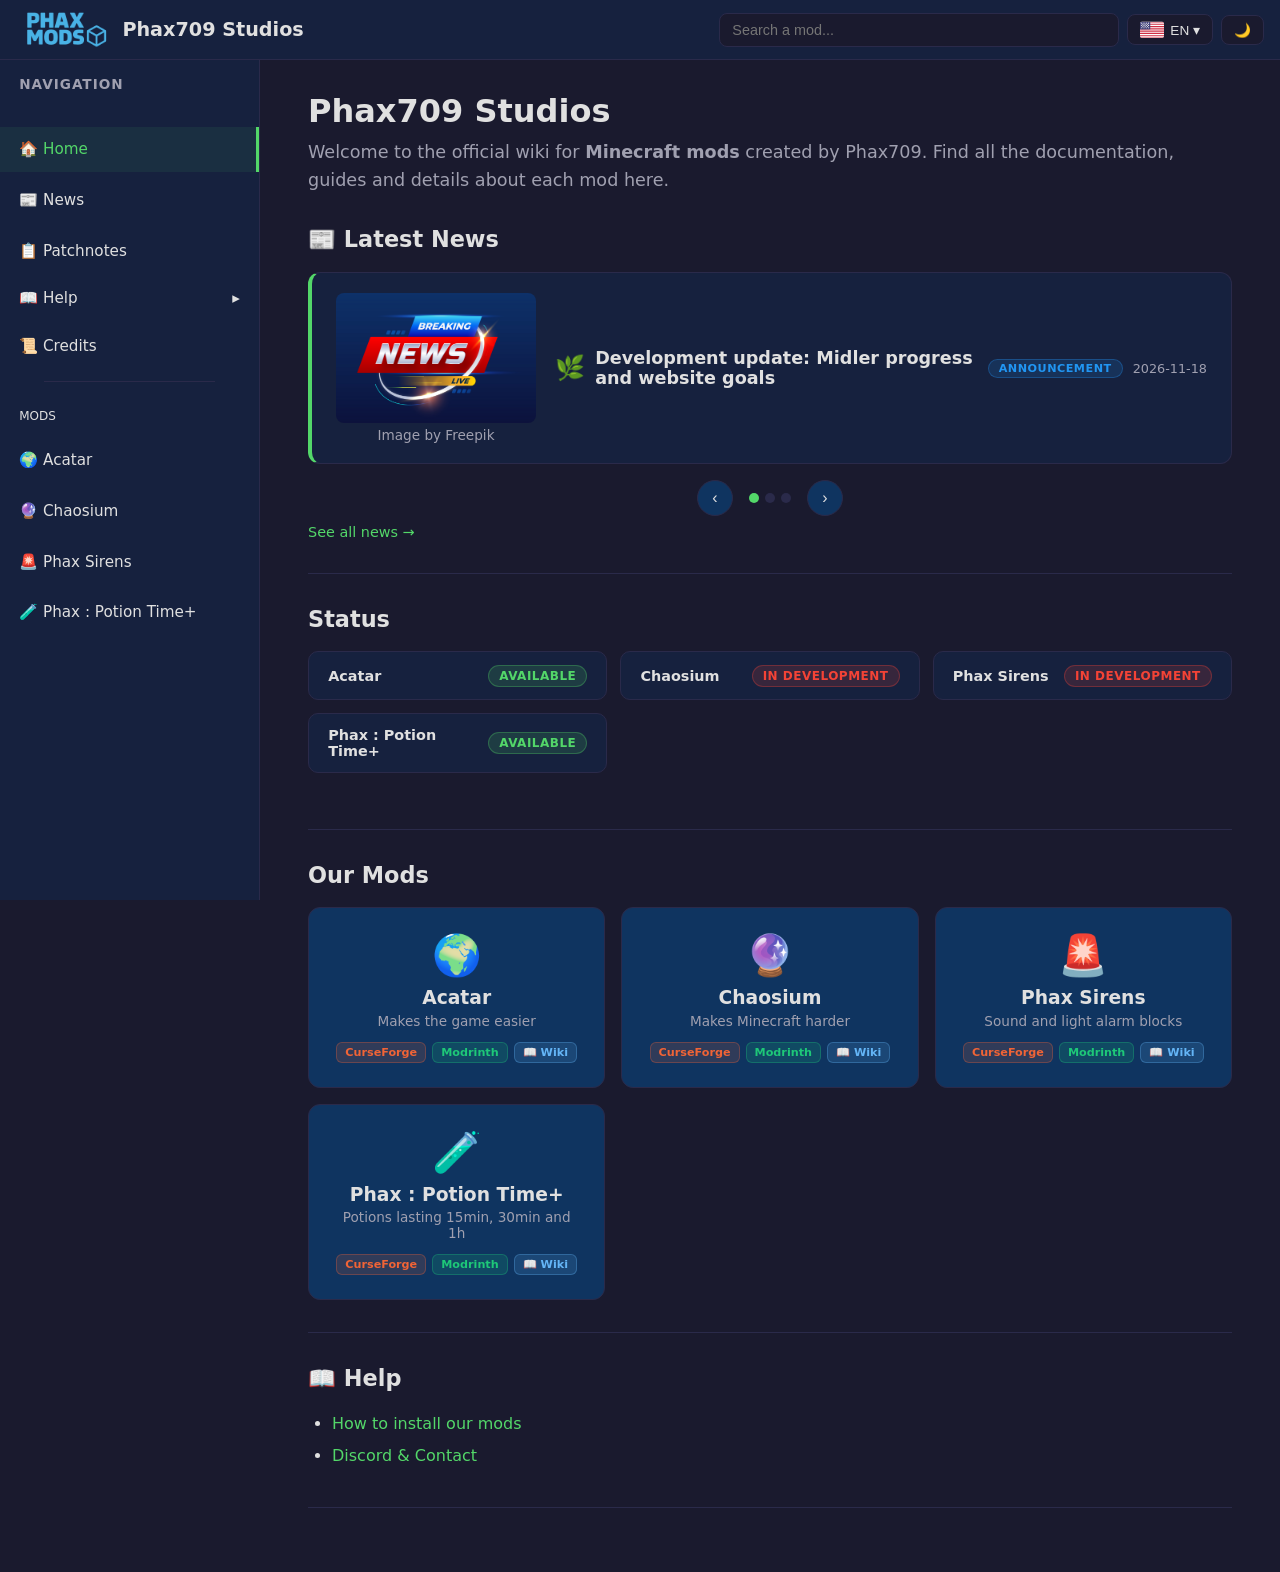
<file: index.html>
<!DOCTYPE html>
<html lang="en">
<head>
  <meta charset="UTF-8">
  <meta name="viewport" content="width=device-width, initial-scale=1.0">
  <meta name="page-depth" content="0">
  <title>Phax709 Studios | Phax Mods Wiki</title>
  <meta name="description" content="Discover Phax709's Minecraft mods: Acatar, Chaosium, Phax Sirens, and Potion Time+. Explore their wikis, guides, updates, and news.">
  <link rel="canonical" href="https://phax709.github.io/Phax-mods-wiki/">
  <meta property="og:type" content="website">
  <meta property="og:site_name" content="Phax709 Studios">
  <meta property="og:title" content="Phax709 Studios | Phax Mods Wiki">
  <meta property="og:description" content="Discover Phax709's Minecraft mods: Acatar, Chaosium, Phax Sirens, and Potion Time+. Explore their wikis, guides, updates, and news.">
  <meta property="og:url" content="https://phax709.github.io/Phax-mods-wiki/">
  <meta property="og:image" content="https://phax709.github.io/Phax-mods-wiki/pages/images/ui/Phax%20mods%20detail.png">
  <meta property="og:image:alt" content="Phax Mods logo by Phax709 Studios">
  <meta property="og:image:type" content="image/png">
  <meta property="og:image:width" content="1024">
  <meta property="og:image:height" content="1024">
  <meta property="og:locale" content="en_US">
  <meta name="twitter:card" content="summary_large_image">
  <meta name="twitter:title" content="Phax709 Studios | Phax Mods Wiki">
  <meta name="twitter:description" content="Discover Phax709's Minecraft mods: Acatar, Chaosium, Phax Sirens, and Potion Time+. Explore their wikis, guides, updates, and news.">
  <meta name="twitter:image" content="https://phax709.github.io/Phax-mods-wiki/pages/images/ui/Phax%20mods%20detail.png">
  <meta name="twitter:image:alt" content="Phax Mods logo by Phax709 Studios">
  <link rel="icon" href="pages/images/ui/Phax-mods-petit.ico" type="image/x-icon">
  <link rel="stylesheet" href="css/style.css">
</head>
<body>

  <!-- Header -->
  <header class="header">
    <button class="menu-btn" id="menuBtn" aria-label="Menu">
      <span></span>
      <span></span>
      <span></span>
    </button>
    <a href="index.html" class="header-logo"><img src="pages/images/ui/Phax mods detail.png" alt="Logo" class="header-logo-img"> Phax709 Studios</a>
    <div class="header-search">
      <input type="text" id="searchInput" placeholder="Rechercher un mod..." data-i18n-placeholder="search.placeholder" autocomplete="off">
      <div class="search-results" id="searchResults"></div>
    </div>
    <div class="lang-selector">
      <button class="lang-btn" id="langToggle" type="button" aria-label="Language" aria-expanded="false">🇺🇸 EN ▾</button>
      <div class="lang-dropdown" id="langDropdown"></div>
    </div>
    <div class="theme-selector">
      <button class="theme-btn" id="themeBtn" title="Thème">🌙</button>
      <div class="theme-dropdown" id="themeDropdown"></div>
    </div>
  </header>

  <!-- Sidebar -->
  <nav class="sidebar" id="sidebar">
    <div class="sidebar-header">
      <h2 data-i18n="nav.navigation">Navigation</h2>
    </div>
    <ul class="sidebar-nav">
      <li><a href="index.html" class="active">🏠 <span data-i18n="nav.home">Accueil</span></a></li>
      <li><a href="pages/news.html">📰 <span data-i18n="nav.news">News</span></a></li>
      <li><a href="pages/patchnotes.html">📋 <span class="i18n-pending-label" data-i18n="nav.patchnotes">Note de mise à jour</span></a></li>
      <li>
        <button class="sidebar-toggle">📖 <span data-i18n="nav.guide">Assistance</span></button>
        <ul class="sidebar-sub">
          <li><a href="pages/guide/installation.html" data-i18n="nav.installation">Installation de mods</a></li>
          <li><a href="pages/guide/contribuer.html" data-i18n="nav.support">Discord & Contact</a></li>
        </ul>
      </li>
      <li><a href="pages/credits.html">📜 <span data-i18n="nav.credits">Crédits</span></a></li>
      <li class="sidebar-divider"><hr></li>
      <li class="sidebar-section-title" data-i18n="nav.mods">Mods</li>
    </ul>
  </nav>

  <!-- Overlay mobile -->
  <div class="overlay" id="overlay"></div>

  <!-- Contenu principal -->
  <main class="content">
    <section class="hero">
      <h1 data-i18n="home.title"> Phax709 Studios</h1>
      <p data-i18n="home.description">Bienvenue sur le wiki officiel des <strong>mods Minecraft</strong> créés par Phax709. Retrouvez ici toute la documentation, les guides et les détails de chaque mod.</p>
    </section>

    <section class="news-section-home">
      <h2 data-i18n="home.news_title">📰 Dernières News</h2>
      <div id="homeNewsContainer"></div>
      <a href="pages/news.html" class="news-see-all" data-i18n="home.news_see_all">Voir toutes les news →</a>
    </section>

    <section class="status-section">
      <h2 data-i18n="home.status_title">Statut</h2>
      <div class="mods-status-bar" id="modsStatusBar"></div>
    </section>

    <section class="categories">
      <h2 data-i18n="home.mods_title">Nos Mods</h2>
      <div class="card-grid" id="modCardsGrid">
      </div>
    </section>

    <section class="quick-start">
      <h2 data-i18n="home.guides_title">📖 Assistance</h2>
      <ul>
        <li><a href="pages/guide/installation.html" data-i18n="home.install_link">Comment installer nos mods</a></li>
        <li><a href="pages/guide/contribuer.html" data-i18n="home.support_link">Discord & Contact</a></li>
      </ul>
    </section>
  </main>

  <!-- Modal -->
  <div class="modal-overlay" id="modalOverlay">
    <div class="modal-box">
      <button class="modal-close" id="modalClose">&times;</button>
      <h2 id="modalTitle"></h2>
      <span class="modal-date" id="modalDate"></span>
      <div class="modal-body" id="modalBody"></div>
    </div>
  </div>

  <script src="js/mods-registry.js"></script>
  <script src="js/news-config.js"></script>
  <script src="js/theme.js"></script>
  <script src="js/i18n.js"></script>
  <script src="js/main.js"></script>
</body>
</html>
</file>
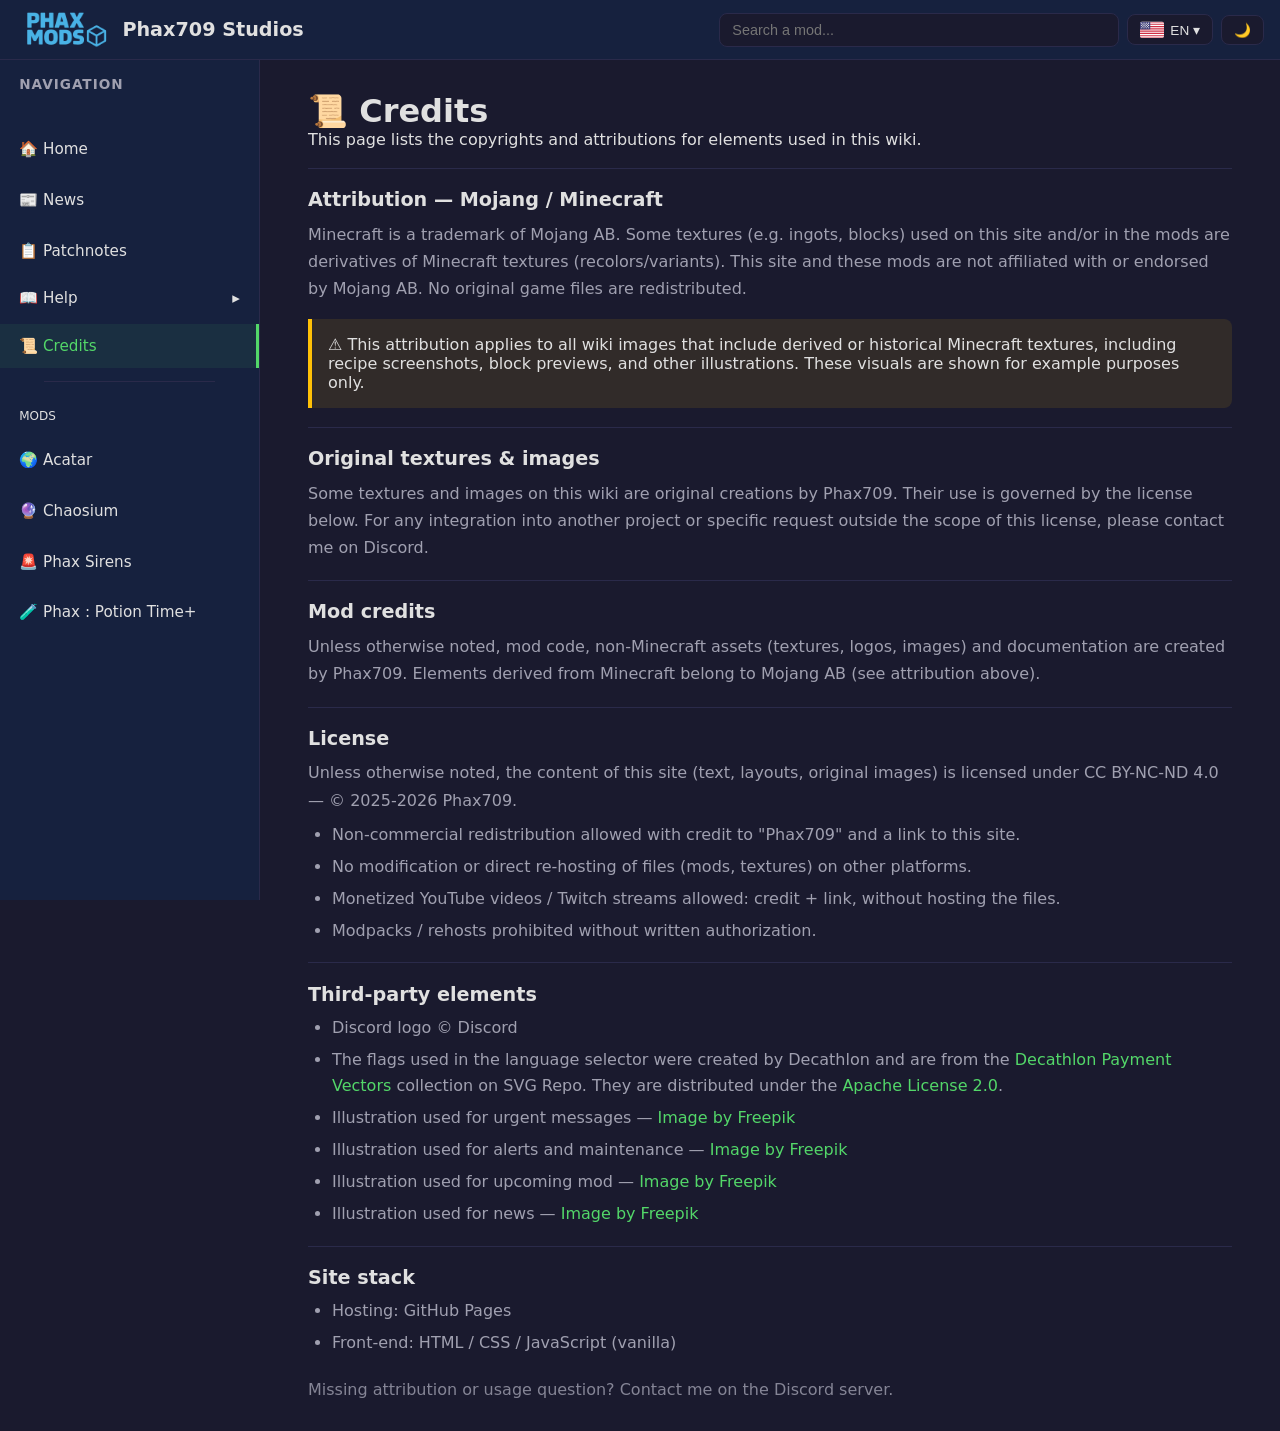
<file: pages/credits.html>
<!DOCTYPE html>
<html lang="en">
<head>
  <meta charset="UTF-8">
  <meta name="viewport" content="width=device-width, initial-scale=1.0">
  <meta name="page-depth" content="1">
  <title>Credits, Licenses &amp; Attributions | Phax709 Studios</title>
  <meta name="description" content="View credits, licenses, and attributions for images, textures, and other assets used on the Phax709 Studios wiki.">
  <link rel="canonical" href="https://phax709.github.io/Phax-mods-wiki/pages/credits.html">
  <meta property="og:type" content="website">
  <meta property="og:site_name" content="Phax709 Studios">
  <meta property="og:title" content="Credits, Licenses &amp; Attributions | Phax709 Studios">
  <meta property="og:description" content="View credits, licenses, and attributions for images, textures, and other assets used on the Phax709 Studios wiki.">
  <meta property="og:url" content="https://phax709.github.io/Phax-mods-wiki/pages/credits.html">
  <meta property="og:image" content="https://phax709.github.io/Phax-mods-wiki/pages/images/ui/Phax%20mods%20detail.png">
  <meta property="og:image:alt" content="Logo Phax Mods de Phax709 Studios">
  <meta property="og:image:type" content="image/png">
  <meta property="og:image:width" content="1024">
  <meta property="og:image:height" content="1024">
  <meta property="og:locale" content="en_US">
  <meta name="twitter:card" content="summary_large_image">
  <meta name="twitter:title" content="Credits, Licenses &amp; Attributions | Phax709 Studios">
  <meta name="twitter:description" content="View credits, licenses, and attributions for images, textures, and other assets used on the Phax709 Studios wiki.">
  <meta name="twitter:image" content="https://phax709.github.io/Phax-mods-wiki/pages/images/ui/Phax%20mods%20detail.png">
  <meta name="twitter:image:alt" content="Logo Phax Mods de Phax709 Studios">
  <link rel="icon" href="images/ui/Phax-mods-petit.ico" type="image/x-icon">
  <link rel="stylesheet" href="../css/style.css">
</head>
<body>

  <header class="header">
    <button class="menu-btn" id="menuBtn" aria-label="Menu">
      <span></span><span></span><span></span>
    </button>
    <a href="../index.html" class="header-logo"><img src="images/ui/Phax mods detail.png" alt="Logo" class="header-logo-img"> Phax709 Studios</a>
    <div class="header-search">
      <input type="text" id="searchInput" placeholder="Rechercher un mod..." data-i18n-placeholder="search.placeholder" autocomplete="off">
      <div class="search-results" id="searchResults"></div>
    </div>
    <div class="lang-selector">
      <button class="lang-btn" id="langToggle" type="button" aria-label="Language" aria-expanded="false">🇺🇸 EN ▾</button>
      <div class="lang-dropdown" id="langDropdown"></div>
    </div>
    <div class="theme-selector">
      <button class="theme-btn" id="themeBtn" title="Thème">🌙</button>
      <div class="theme-dropdown" id="themeDropdown"></div>
    </div>
  </header>

  <nav class="sidebar" id="sidebar">
    <div class="sidebar-header"><h2 data-i18n="nav.navigation">Navigation</h2></div>
    <ul class="sidebar-nav">
      <li><a href="../index.html">🏠 <span data-i18n="nav.home">Accueil</span></a></li>
      <li><a href="news.html">📰 <span data-i18n="nav.news">News</span></a></li>
      <li><a href="patchnotes.html">📋 <span class="i18n-pending-label" data-i18n="nav.patchnotes">Patchnotes</span></a></li>
      <li>
        <button class="sidebar-toggle">📖 <span data-i18n="nav.guide">Assistance</span></button>
        <ul class="sidebar-sub">
          <li><a href="guide/installation.html" data-i18n="nav.installation">Installation de mods</a></li>
          <li><a href="guide/contribuer.html" data-i18n="nav.support">Discord & Contact</a></li>
        </ul>
      </li>
      <li><a href="credits.html" class="active">📜 <span data-i18n="nav.credits">Crédits</span></a></li>
      <li class="sidebar-divider"><hr></li>
      <li class="sidebar-section-title" data-i18n="nav.mods">Mods</li>
    </ul>
  </nav>

  <div class="overlay" id="overlay"></div>

  <main class="content">
    <h1 data-i18n="credits.title">📜 Crédits</h1>
    <p data-i18n="credits.intro">Cette page liste les droits d'auteur et les attributions des éléments utilisés dans ce wiki.</p>

    <hr class="section-divider">

    <section class="credits-section">
      <h2 data-i18n="credits.mojang_title">Attribution — Mojang / Minecraft</h2>
      <p data-i18n="credits.mojang_text">Minecraft est une marque déposée de Mojang AB. Certaines textures (ex. lingots, blocs) utilisées sur ce site et/ou dans les mods sont des dérivés des textures de Minecraft (recolorations/variantes). Ce site et ces mods ne sont ni affiliés, ni approuvés par Mojang AB. Aucun fichier de jeu original n'est redistribué.</p>
      <div class="warning">
        <span data-i18n="credits.mojang_warning">⚠️ Cette attribution s'applique à toutes les images du wiki qui intègrent des textures dérivées ou historiques de Minecraft, y compris les captures de recettes, les aperçus de blocs et autres illustrations. Ces visuels sont présentés à titre d'exemple uniquement.</span>
      </div>
    </section>

    <hr class="section-divider">

    <section class="credits-section">
      <h2 data-i18n="credits.textures_title">Textures &amp; images originales</h2>
      <p data-i18n="credits.textures_text">Certaines textures et images de ce wiki sont des créations originales de Phax709. Leur réutilisation est encadrée par la licence ci-dessous. Pour toute intégration dans un autre projet ou demande spécifique hors du cadre de cette licence, merci de me contacter sur Discord.</p>
    </section>

    <hr class="section-divider">

    <section class="credits-section">
      <h2 data-i18n="credits.mods_title">Crédits liés aux mods</h2>
      <p data-i18n="credits.mods_text">Sauf mention contraire, le code des mods, les assets non issus de Minecraft (textures, logos, images) et la documentation sont créés par Phax709. Les éléments dérivés de Minecraft appartiennent à Mojang AB (voir l'attribution ci-dessus).</p>
    </section>

    <hr class="section-divider">

    <section class="credits-section">
      <h2 data-i18n="credits.license_title">Licence</h2>
      <p data-i18n="credits.license_intro">Sauf mention contraire, le contenu de ce site (texte, mises en page, images originales) est sous licence CC BY-NC-ND 4.0 — © 2025-2026 Phax709.</p>
      <ul>
        <li data-i18n="credits.license_1">Redistribution non commerciale autorisée avec crédit "Phax709" et lien vers ce site.</li>
        <li data-i18n="credits.license_2">Aucune modification ni ré-hébergement direct des fichiers (mods, textures) sur d'autres plateformes.</li>
        <li data-i18n="credits.license_3">Vidéos YouTube / streams Twitch monétisés autorisés : crédit + lien, sans héberger les fichiers.</li>
        <li data-i18n="credits.license_4">Modpacks / rehosts interdits sans autorisation écrite.</li>
      </ul>
    </section>

    <hr class="section-divider">

    <section class="credits-section">
      <h2 data-i18n="credits.third_party_title">Éléments tiers</h2>
      <ul>
        <li data-i18n="credits.third_party_discord">Logo Discord © Discord</li>
        <li data-i18n="credits.third_party_flags">Les drapeaux utilisés dans le sélecteur de langue sont créés par Decathlon, issus de la collection <a href="https://www.svgrepo.com/collection/decathlon-payment-vectors/" target="_blank" rel="noopener">Decathlon Payment Vectors</a> sur SVG Repo, et sont distribués sous <a href="https://www.apache.org/licenses/LICENSE-2.0" target="_blank" rel="noopener">Licence Apache 2.0</a>.</li>
        <li>
          <span data-i18n="credits.credit_freepik_urgent">Illustration utilisée pour les messages urgents — </span>
          <a href="https://fr.freepik.com/vecteurs-libre/texte-grunge-urgent_22776454.htm" target="_blank" rel="noopener">Image by Freepik</a>
        </li>
        <li>
          <span data-i18n="credits.credit_freepik_maintenance">Illustration utilisée pour les alertes et la maintenance — </span>
          <a href="https://fr.freepik.com/vecteurs-libre/minuscules-personnes-examinant-avertissement-erreur-du-systeme-exploitation-page-web-isolee-illustration-plate_11235921.htm" target="_blank" rel="noopener">Image by Freepik</a>
        </li>
        <li>
          <span data-i18n="credits.credit_freepik_comingsoon">Illustration utilisée pour le mod en préparation — </span>
          <a href="https://fr.freepik.com/vecteurs-libre/resume-venir-bientot-conception-fond-style-demi-teinte_10016647.htm" target="_blank" rel="noopener">Image by Freepik</a>
        </li>
        <li>
          <span data-i18n="credits.credit_freepik_news">Illustration utilisée pour les news — </span>
          <a href="https://fr.freepik.com/vecteurs-libre/conception-du-logo-dernieres-nouvelles-gradient_133737728.htm" target="_blank" rel="noopener">Image by Freepik</a>
        </li>
      </ul>
    </section>

    <hr class="section-divider">

    <section class="credits-section">
      <h2 data-i18n="credits.stack_title">Stack du site</h2>
      <ul>
        <li data-i18n="credits.stack_host">Hébergement : GitHub Pages</li>
        <li data-i18n="credits.stack_code">Code front : HTML / CSS / JavaScript (vanilla)</li>
      </ul>
    </section>

    <p class="credits-contact" data-i18n="credits.contact">Attribution manquante ou question d'utilisation ? Contactez-moi sur le serveur Discord.</p>
  </main>

  <script src="../js/mods-registry.js"></script>
  <script src="../js/theme.js"></script>
  <script src="../js/i18n.js"></script>
  <script src="../js/main.js"></script>
</body>
</html>
</file>
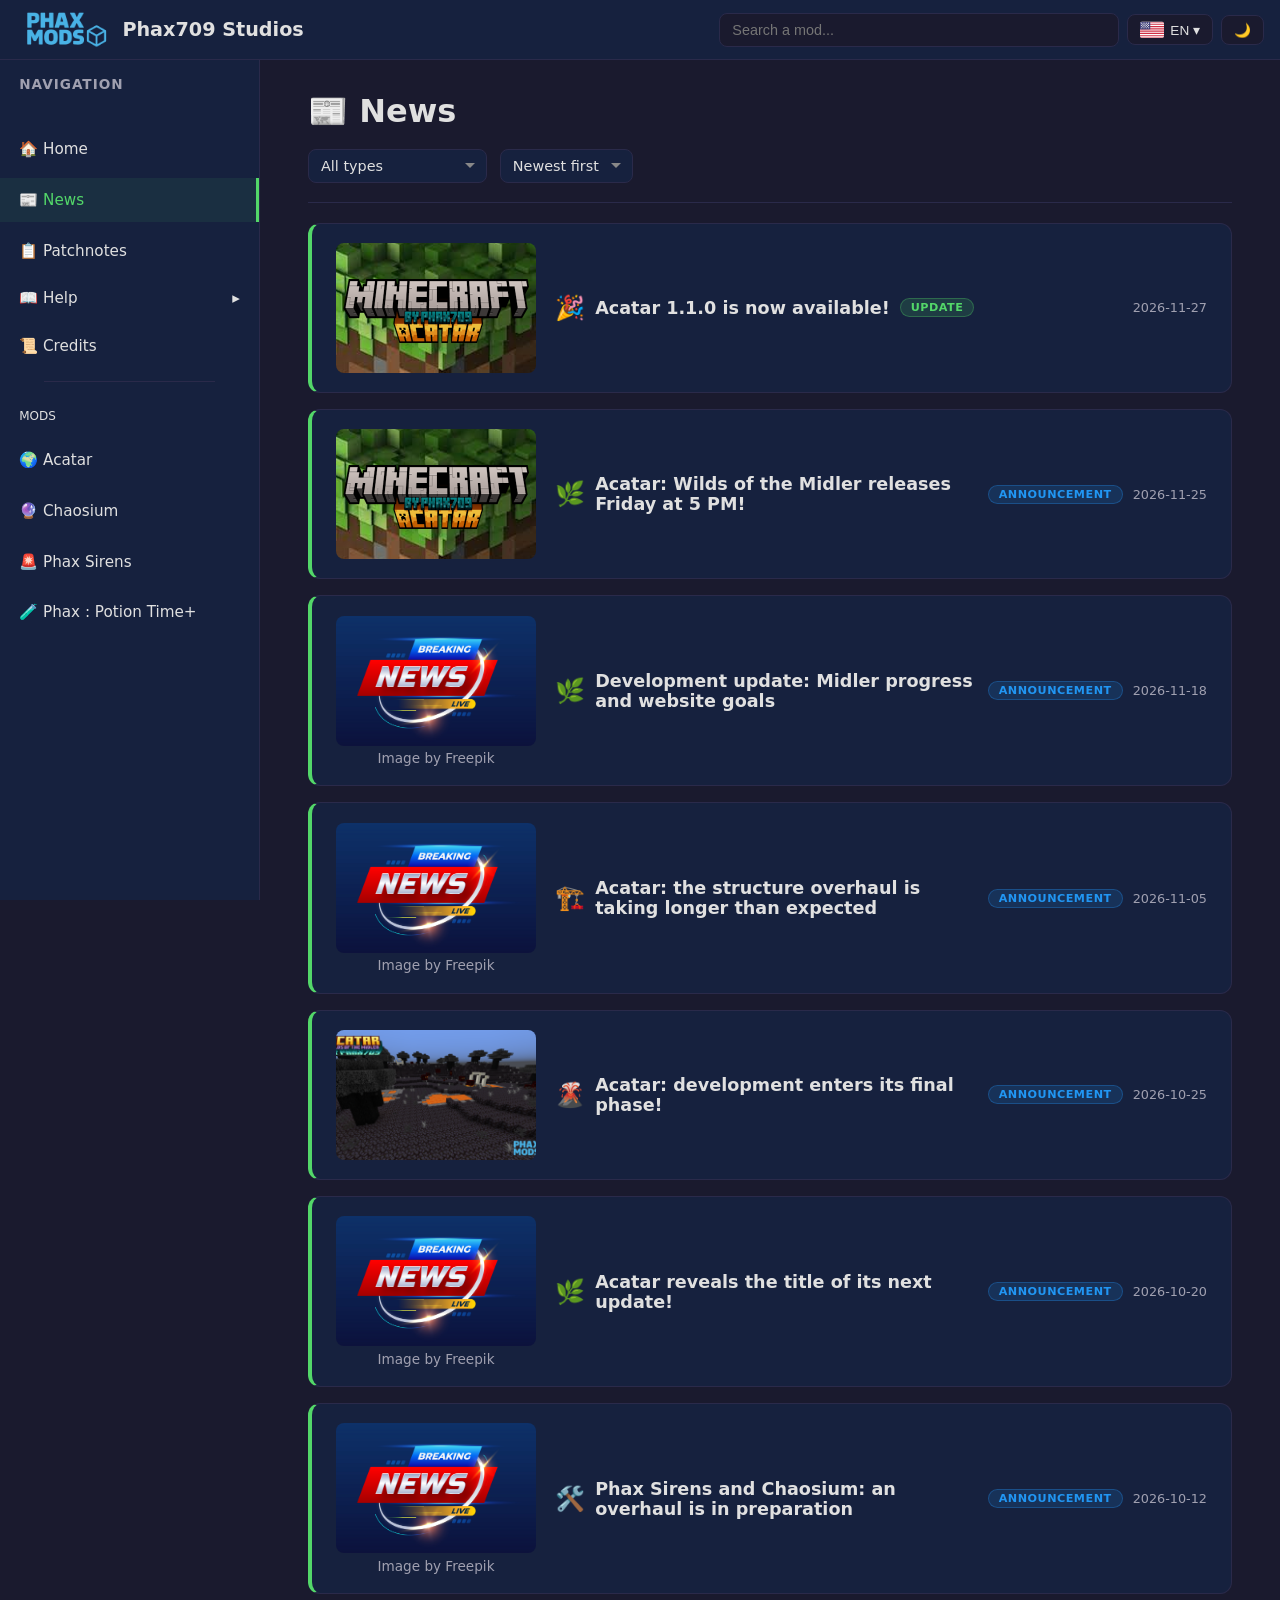
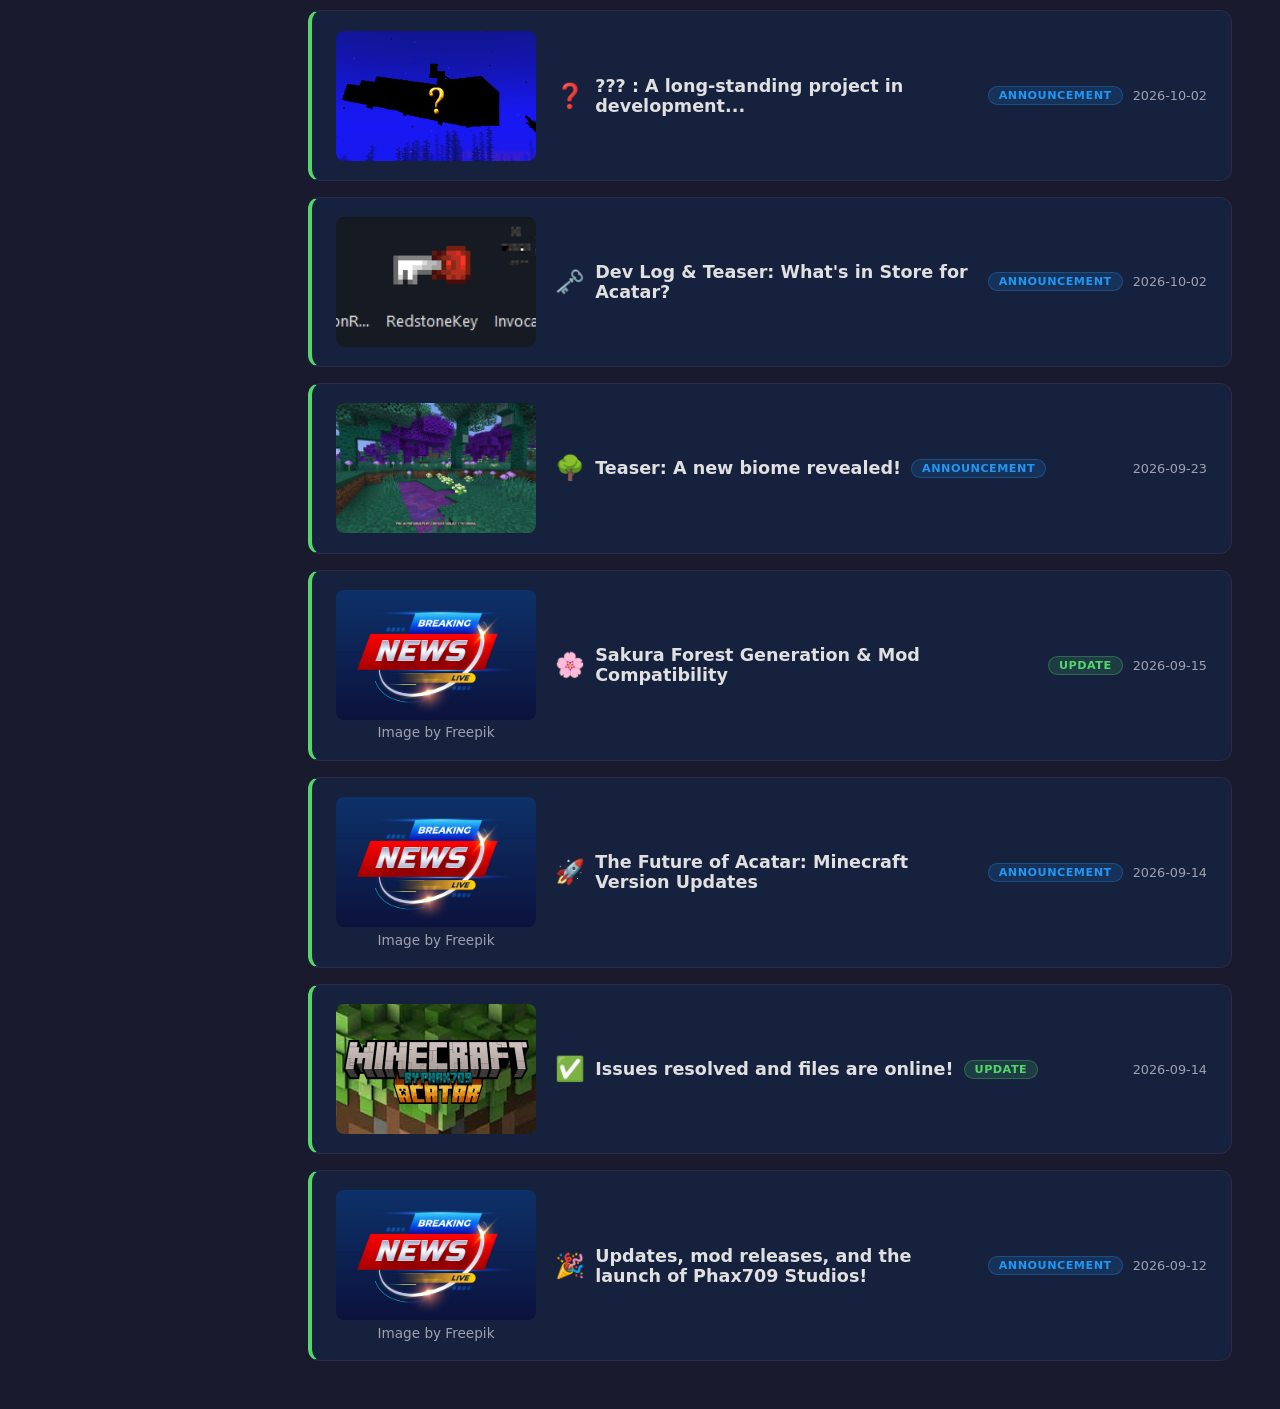
<file: pages/news.html>
<!DOCTYPE html>
<html lang="en">
<head>
  <meta charset="UTF-8">
  <meta name="viewport" content="width=device-width, initial-scale=1.0">
  <meta name="page-depth" content="1">
  <title>Minecraft Mod News &amp; Updates | Phax709 Studios</title>
  <meta name="description" content="Follow news from Phax709 Studios Minecraft mods, including announcements, new features, updates, and community events.">
  <link rel="canonical" href="https://phax709.github.io/Phax-mods-wiki/pages/news.html">
  <meta property="og:type" content="website">
  <meta property="og:site_name" content="Phax709 Studios">
  <meta property="og:title" content="Minecraft Mod News &amp; Updates | Phax709 Studios">
  <meta property="og:description" content="Follow news from Phax709 Studios Minecraft mods, including announcements, new features, updates, and community events.">
  <meta property="og:url" content="https://phax709.github.io/Phax-mods-wiki/pages/news.html">
  <meta property="og:image" content="https://phax709.github.io/Phax-mods-wiki/pages/images/ui/Phax%20mods%20detail.png">
  <meta property="og:image:alt" content="Logo Phax Mods de Phax709 Studios">
  <meta property="og:image:type" content="image/png">
  <meta property="og:image:width" content="1024">
  <meta property="og:image:height" content="1024">
  <meta property="og:locale" content="en_US">
  <meta name="twitter:card" content="summary_large_image">
  <meta name="twitter:title" content="Minecraft Mod News &amp; Updates | Phax709 Studios">
  <meta name="twitter:description" content="Follow news from Phax709 Studios Minecraft mods, including announcements, new features, updates, and community events.">
  <meta name="twitter:image" content="https://phax709.github.io/Phax-mods-wiki/pages/images/ui/Phax%20mods%20detail.png">
  <meta name="twitter:image:alt" content="Logo Phax Mods de Phax709 Studios">
  <link rel="icon" href="images/ui/Phax-mods-petit.ico" type="image/x-icon">
  <link rel="stylesheet" href="../css/style.css">
</head>
<body>

  <header class="header">
    <button class="menu-btn" id="menuBtn" aria-label="Menu">
      <span></span><span></span><span></span>
    </button>
    <a href="../index.html" class="header-logo"><img src="images/ui/Phax mods detail.png" alt="Logo" class="header-logo-img"> Phax709 Studios</a>
    <div class="header-search">
      <input type="text" id="searchInput" placeholder="Rechercher un mod..." data-i18n-placeholder="search.placeholder" autocomplete="off">
      <div class="search-results" id="searchResults"></div>
    </div>
    <div class="lang-selector">
      <button class="lang-btn" id="langToggle" type="button" aria-label="Language" aria-expanded="false">🇺🇸 EN ▾</button>
      <div class="lang-dropdown" id="langDropdown"></div>
    </div>
    <div class="theme-selector">
      <button class="theme-btn" id="themeBtn" title="Thème">🌙</button>
      <div class="theme-dropdown" id="themeDropdown"></div>
    </div>
  </header>

  <nav class="sidebar" id="sidebar">
    <div class="sidebar-header"><h2 data-i18n="nav.navigation">Navigation</h2></div>
    <ul class="sidebar-nav">
      <li><a href="../index.html">🏠 <span data-i18n="nav.home">Accueil</span></a></li>
      <li><a href="news.html" class="active">📰 <span data-i18n="nav.news">News</span></a></li>
      <li><a href="patchnotes.html">📋 <span class="i18n-pending-label" data-i18n="nav.patchnotes">Patchnotes</span></a></li>
      <li>
        <button class="sidebar-toggle">📖 <span data-i18n="nav.guide">Assistance</span></button>
        <ul class="sidebar-sub">
          <li><a href="guide/installation.html" data-i18n="nav.installation">Installation de mods</a></li>
          <li><a href="guide/contribuer.html" data-i18n="nav.support">Discord & Contact</a></li>
        </ul>
      </li>
      <li><a href="credits.html">📜 <span data-i18n="nav.credits">Crédits</span></a></li>
      <li class="sidebar-divider"><hr></li>
      <li class="sidebar-section-title" data-i18n="nav.mods">Mods</li>
    </ul>
  </nav>

  <div class="overlay" id="overlay"></div>

  <main class="content">
    <h1 data-i18n="news.title">📰 News</h1>
    <div class="news-filters">
      <select id="newsFilterBadge" class="patch-filter">
        <option value="all" data-i18n="news.filter_all_types">Tous les types</option>
        <option value="announcement" data-i18n="news.filter_announcement">📢 Annonce</option>
        <option value="update" data-i18n="news.filter_update">🔄 Mise à jour</option>
        <option value="maintenance" data-i18n="news.filter_maintenance">🔧 Maintenance</option>
        <option value="urgent" data-i18n="news.filter_urgent">⚠️ Urgent</option>
        <option value="event" data-i18n="news.filter_event">🎉 Événement</option>
        <option value="info" data-i18n="news.filter_info">ℹ️ Info</option>
      </select>
      <select id="newsSortOrder" class="patch-filter">
        <option value="desc" data-i18n="news.sort_newest">Plus récentes d'abord</option>
        <option value="asc" data-i18n="news.sort_oldest">Plus anciennes d'abord</option>
      </select>
    </div>
    <hr class="section-divider">
    <div id="newsContainer"></div>
  </main>

  <!-- Modal -->
  <div class="modal-overlay" id="modalOverlay">
    <div class="modal-box">
      <button class="modal-close" id="modalClose">&times;</button>
      <h2 id="modalTitle"></h2>
      <span class="modal-date" id="modalDate"></span>
      <div class="modal-body" id="modalBody"></div>
    </div>
  </div>

  <script src="../js/mods-registry.js"></script>
  <script src="../js/news-config.js"></script>
  <script src="../js/theme.js"></script>
  <script src="../js/i18n.js"></script>
  <script src="../js/main.js"></script>
</body>
</html>
</file>
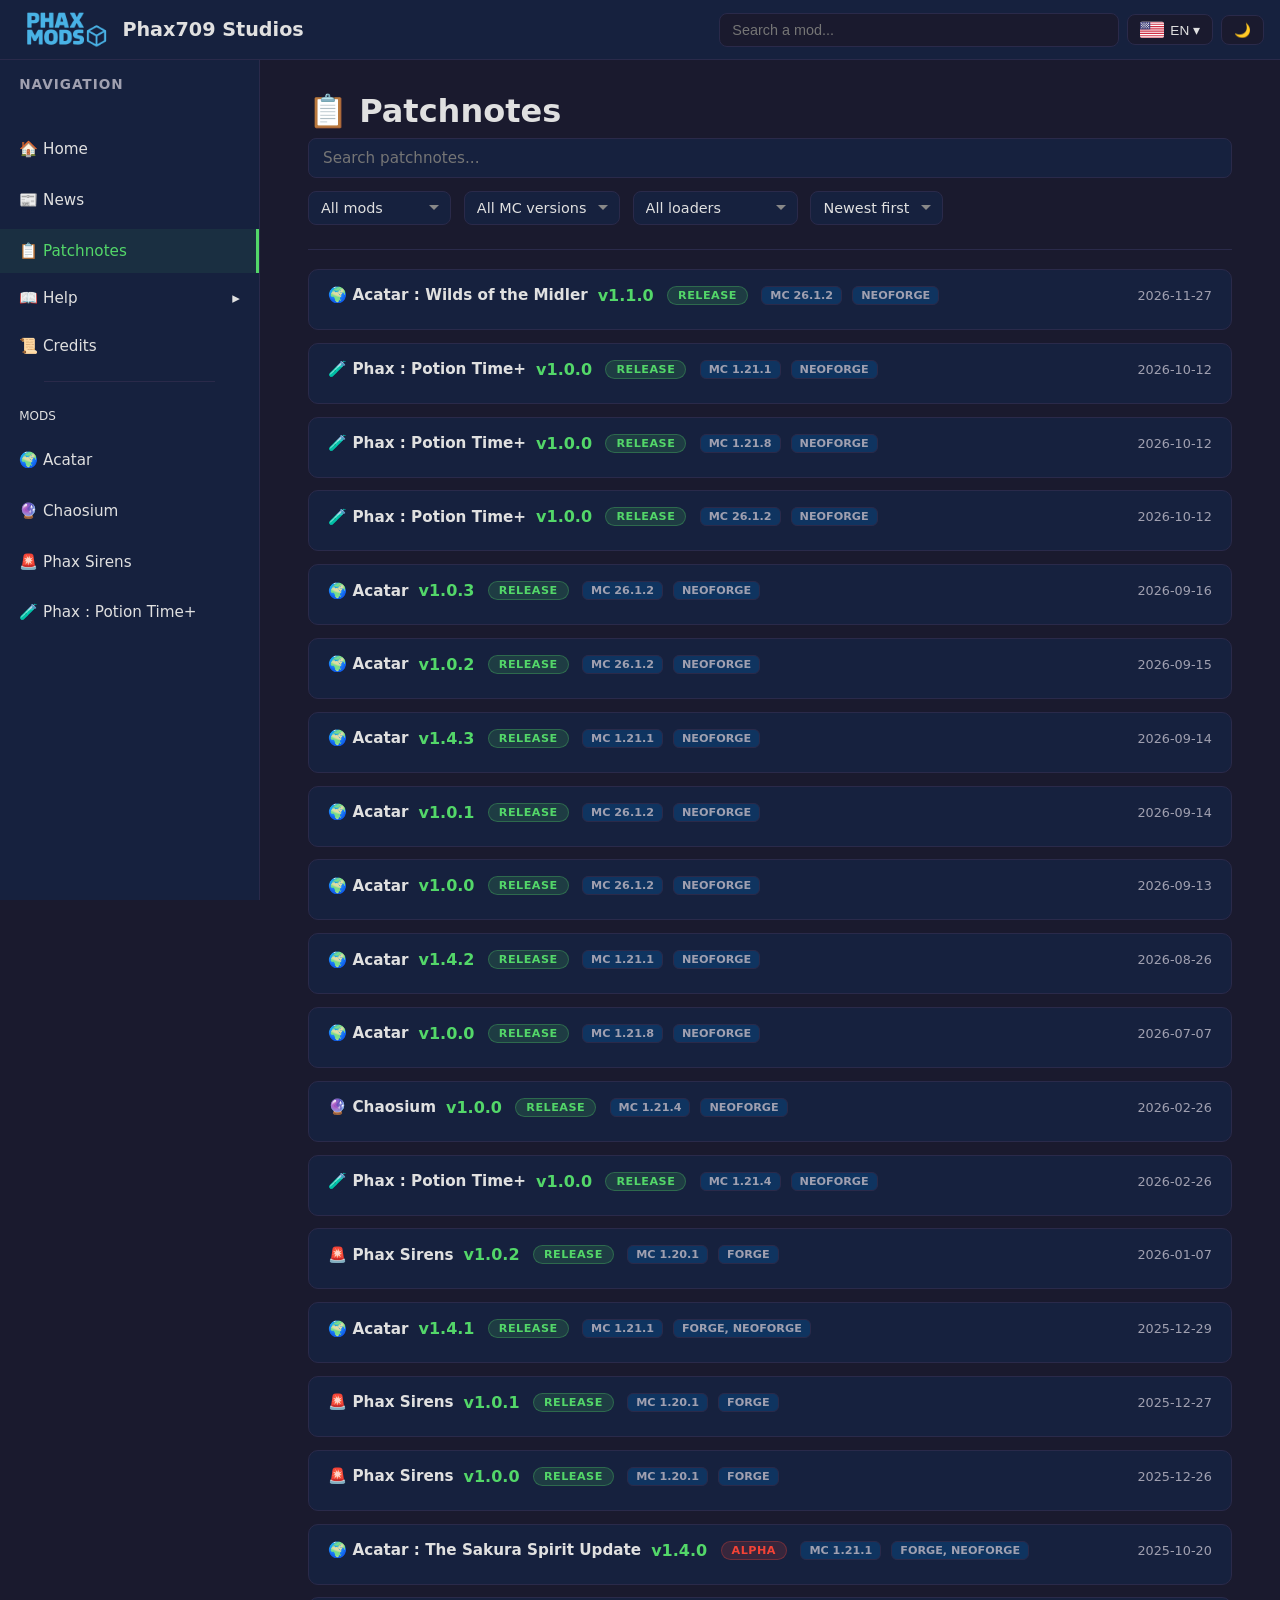
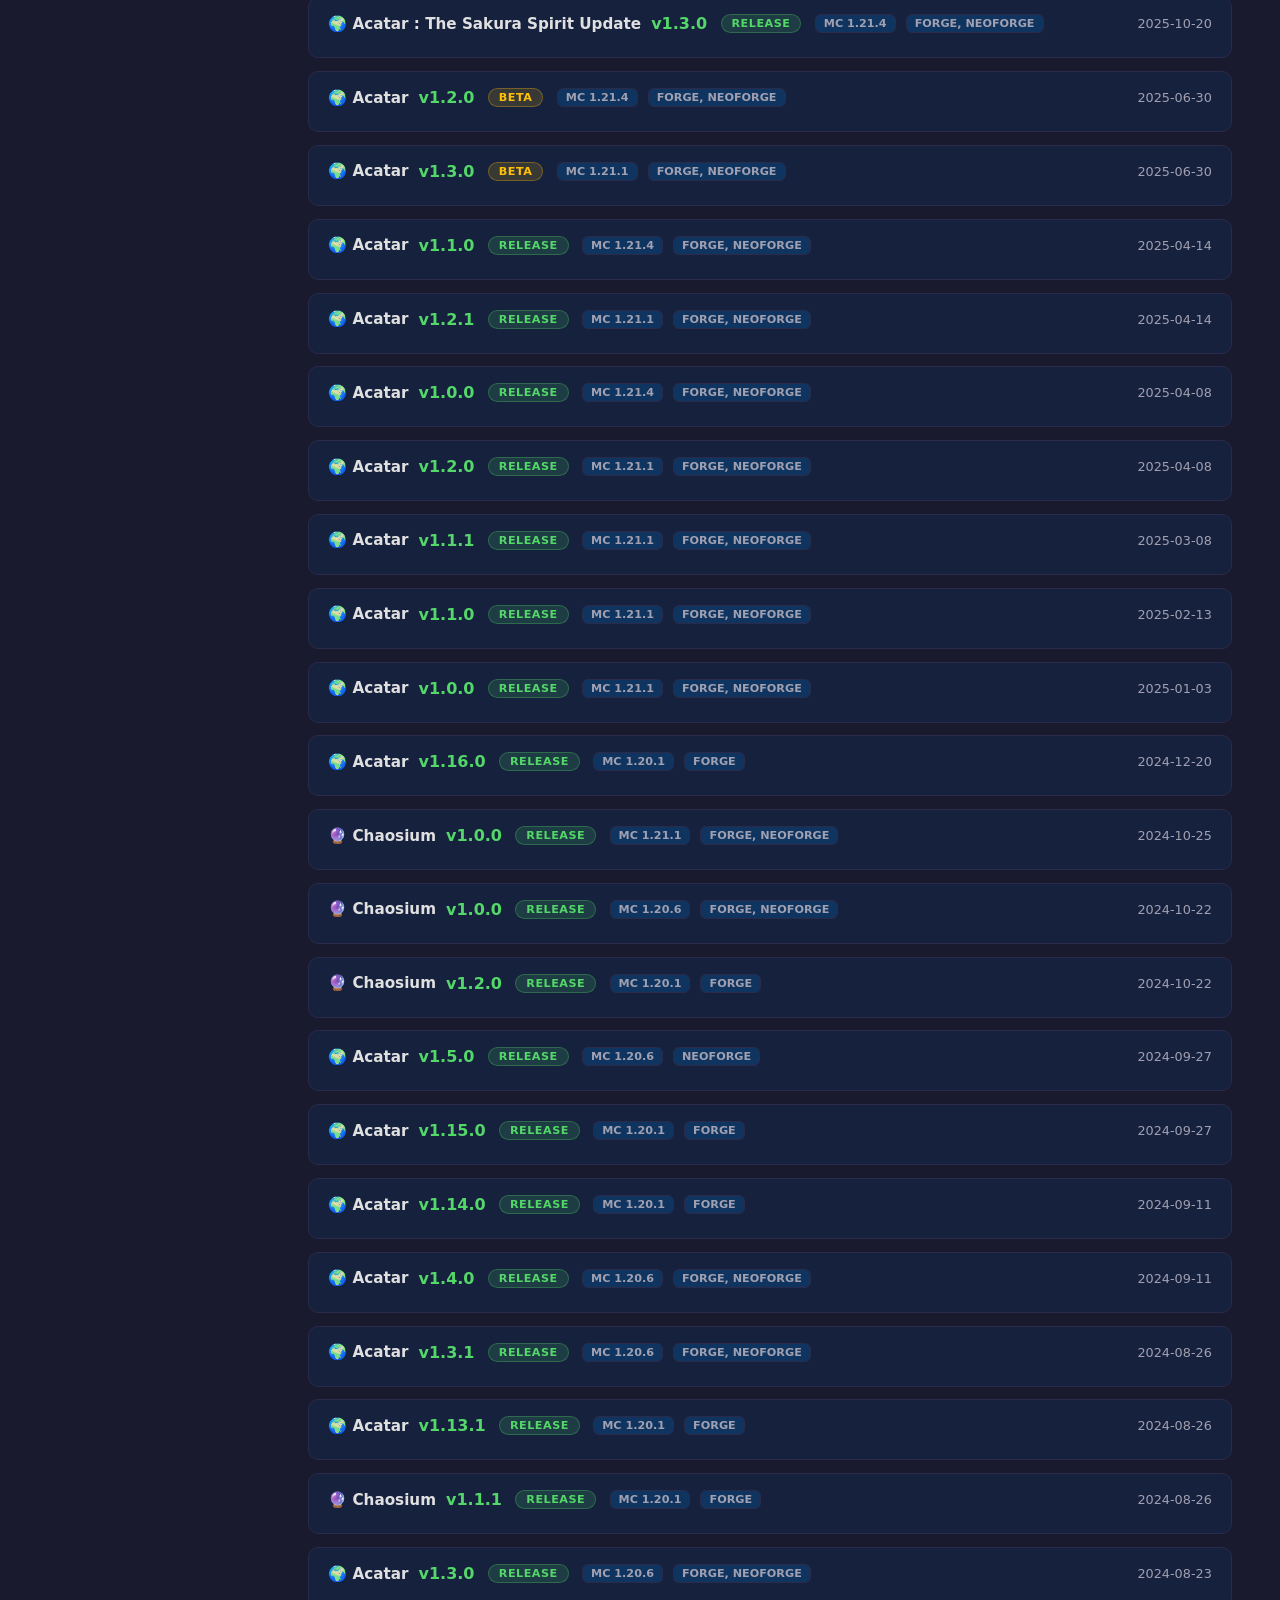
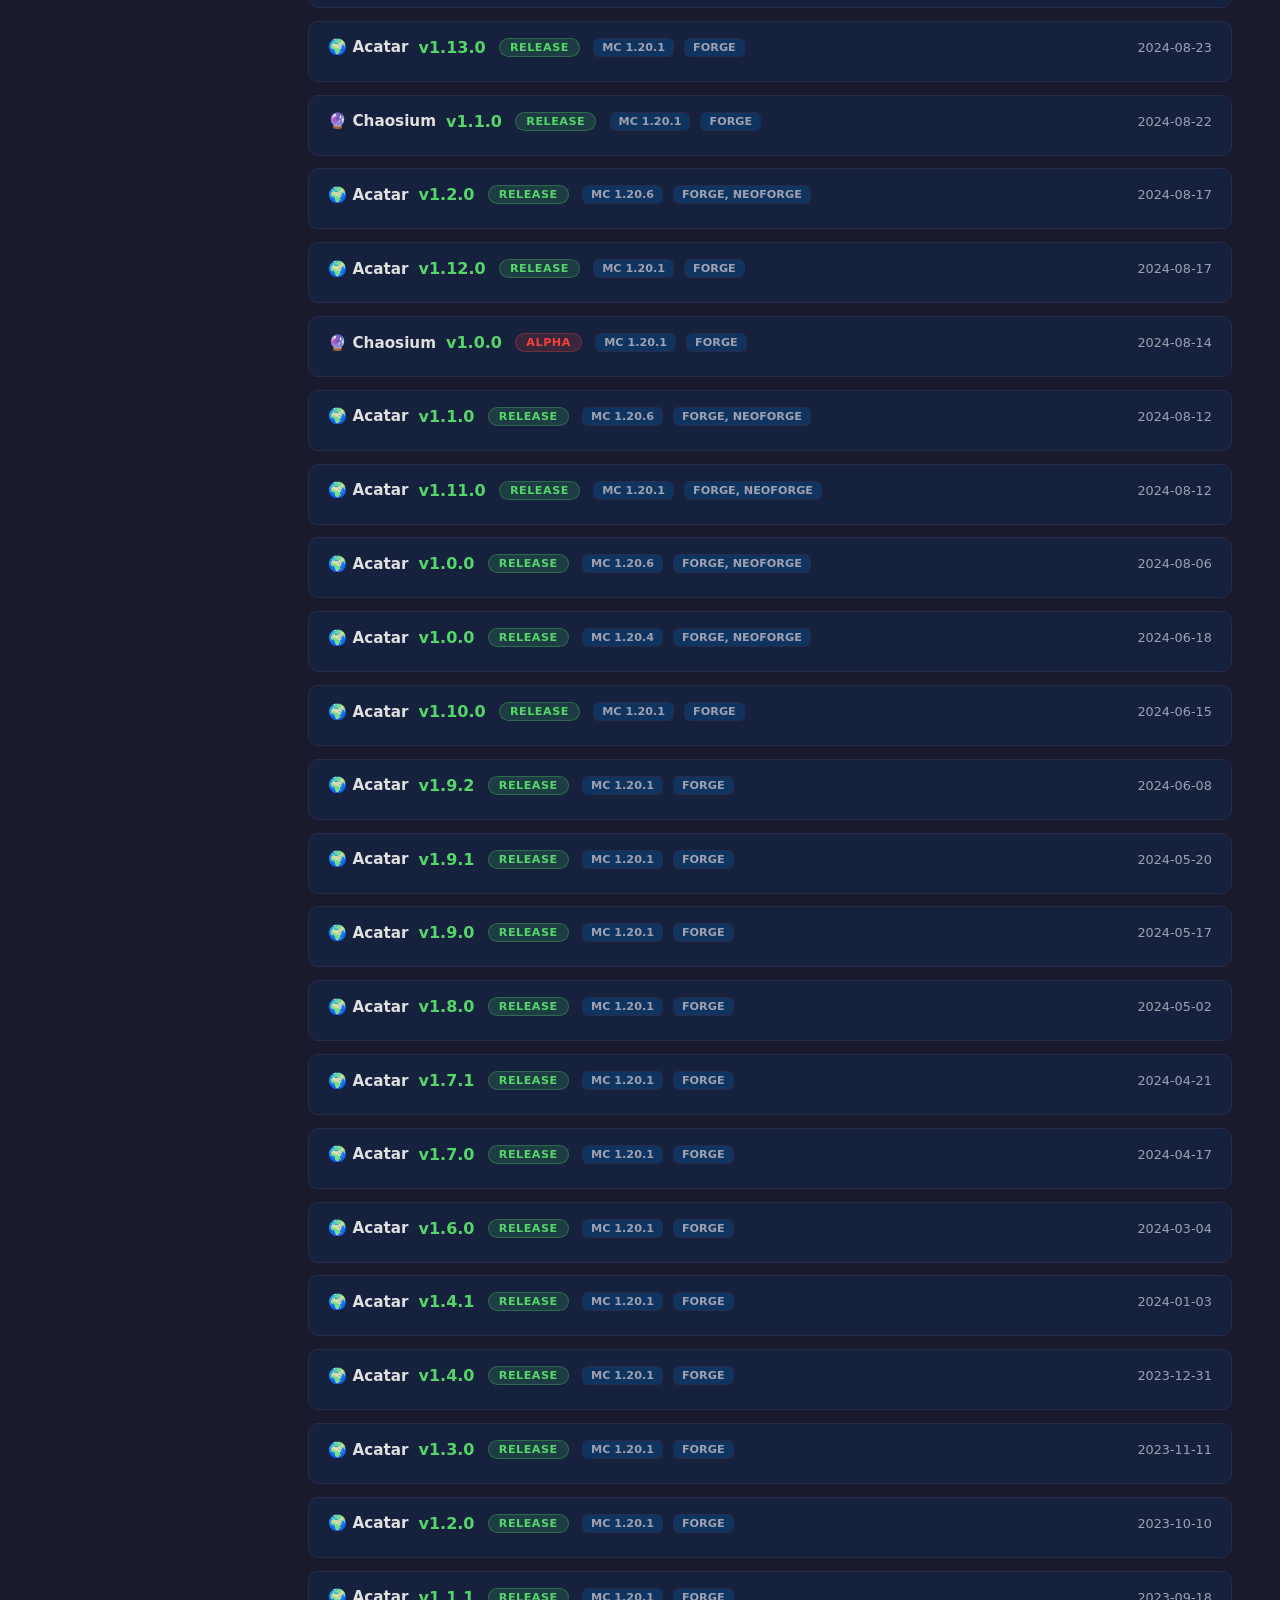
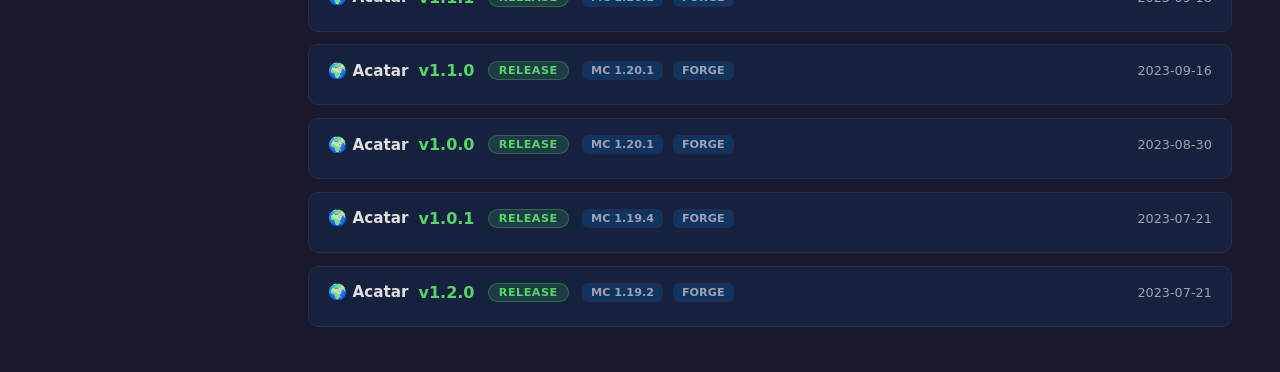
<file: pages/patchnotes.html>
<!DOCTYPE html>
<html lang="en">
<head>
  <meta charset="UTF-8">
  <meta name="viewport" content="width=device-width, initial-scale=1.0">
  <meta name="page-depth" content="1">
  <title>Minecraft Mod Changelogs &amp; Release Notes | Phax709 Studios</title>
  <meta name="description" content="Browse release notes for Phax709's Minecraft mods, including changes, supported game versions, and mod loaders.">
  <link rel="canonical" href="https://phax709.github.io/Phax-mods-wiki/pages/patchnotes.html">
  <meta property="og:type" content="website">
  <meta property="og:site_name" content="Phax709 Studios">
  <meta property="og:title" content="Minecraft Mod Changelogs &amp; Release Notes | Phax709 Studios">
  <meta property="og:description" content="Browse release notes for Phax709's Minecraft mods, including changes, supported game versions, and mod loaders.">
  <meta property="og:url" content="https://phax709.github.io/Phax-mods-wiki/pages/patchnotes.html">
  <meta property="og:image" content="https://phax709.github.io/Phax-mods-wiki/pages/images/ui/Phax%20mods%20detail.png">
  <meta property="og:image:alt" content="Logo Phax Mods de Phax709 Studios">
  <meta property="og:image:type" content="image/png">
  <meta property="og:image:width" content="1024">
  <meta property="og:image:height" content="1024">
  <meta property="og:locale" content="en_US">
  <meta name="twitter:card" content="summary_large_image">
  <meta name="twitter:title" content="Minecraft Mod Changelogs &amp; Release Notes | Phax709 Studios">
  <meta name="twitter:description" content="Browse release notes for Phax709's Minecraft mods, including changes, supported game versions, and mod loaders.">
  <meta name="twitter:image" content="https://phax709.github.io/Phax-mods-wiki/pages/images/ui/Phax%20mods%20detail.png">
  <meta name="twitter:image:alt" content="Logo Phax Mods de Phax709 Studios">
  <link rel="icon" href="images/ui/Phax-mods-petit.ico" type="image/x-icon">
  <link rel="stylesheet" href="../css/style.css">
</head>
<body>

  <header class="header">
    <button class="menu-btn" id="menuBtn" aria-label="Menu">
      <span></span><span></span><span></span>
    </button>
    <a href="../index.html" class="header-logo"><img src="images/ui/Phax mods detail.png" alt="Logo" class="header-logo-img"> Phax709 Studios</a>
    <div class="header-search">
      <input type="text" id="searchInput" placeholder="Rechercher un mod..." data-i18n-placeholder="search.placeholder" autocomplete="off">
      <div class="search-results" id="searchResults"></div>
    </div>
    <div class="lang-selector">
      <button class="lang-btn" id="langToggle" type="button" aria-label="Language" aria-expanded="false">🇺🇸 EN ▾</button>
      <div class="lang-dropdown" id="langDropdown"></div>
    </div>
    <div class="theme-selector">
      <button class="theme-btn" id="themeBtn" title="Thème">🌙</button>
      <div class="theme-dropdown" id="themeDropdown"></div>
    </div>
  </header>

  <nav class="sidebar" id="sidebar">
    <div class="sidebar-header"><h2 data-i18n="nav.navigation">Navigation</h2></div>
    <ul class="sidebar-nav">
      <li><a href="../index.html">🏠 <span data-i18n="nav.home">Accueil</span></a></li>
      <li><a href="news.html">📰 <span data-i18n="nav.news">News</span></a></li>
      <li><a href="patchnotes.html" class="active">📋 <span class="i18n-pending-label" data-i18n="nav.patchnotes">Note de mise à jour</span></a></li>
      <li>
        <button class="sidebar-toggle">📖 <span data-i18n="nav.guide">Assistance</span></button>
        <ul class="sidebar-sub">
          <li><a href="guide/installation.html" data-i18n="nav.installation">Installation de mods</a></li>
          <li><a href="guide/contribuer.html" data-i18n="nav.support">Discord & Contact</a></li>
        </ul>
      </li>
      <li><a href="credits.html">📜 <span data-i18n="nav.credits">Crédits</span></a></li>
      <li class="sidebar-divider"><hr></li>
      <li class="sidebar-section-title" data-i18n="nav.mods">Mods</li>
    </ul>
  </nav>

  <div class="overlay" id="overlay"></div>

  <main class="content">
    <h1 data-i18n="patchnotes.title">📋 Note de mise à jour</h1>

    <!-- Filters -->
    <div class="patchnotes-filters">
      <input type="text" id="patchSearch" class="patch-search" placeholder="Rechercher dans les notes de mise à jour..." data-i18n-placeholder="patchnotes.search_placeholder" autocomplete="off">
      <div class="patch-filter-row">
        <select id="filterMod" class="patch-filter">
          <option value="all" data-i18n="patchnotes.filter_all_mods">Tous les mods</option>
          <option value="acatar">Acatar</option>
          <option value="chaosium">Chaosium</option>
          <option value="phax-sirens">Phax Sirens</option>
          <option value="potion-time-plus">Potion Time+</option>
        </select>
        <select id="filterMcVersion" class="patch-filter">
          <option value="all" data-i18n="patchnotes.filter_all_versions">Toutes les versions</option>
        </select>
        <select id="filterLoader" class="patch-filter">
          <option value="all" data-i18n="patchnotes.filter_all_loaders">Tous les loaders</option>
          <option value="Forge">Forge</option>
          <option value="NeoForge">NeoForge</option>
        </select>
        <select id="patchSortOrder" class="patch-filter">
          <option value="desc" data-i18n="patchnotes.sort_newest">Plus récentes d'abord</option>
          <option value="asc" data-i18n="patchnotes.sort_oldest">Plus anciennes d'abord</option>
        </select>
      </div>
    </div>
    <hr class="section-divider">
    <div id="patchnotesContainer"></div>
  </main>

  <!-- Modal -->
  <div class="modal-overlay" id="modalOverlay">
    <div class="modal-box">
      <button class="modal-close" id="modalClose">&times;</button>
      <h2 id="modalTitle"></h2>
      <span class="modal-date" id="modalDate"></span>
      <div class="modal-body" id="modalBody"></div>
    </div>
  </div>

  <script src="../js/mods-registry.js"></script>
  <script src="../js/patchnotes-config.js"></script>
  <script src="../js/theme.js"></script>
  <script src="../js/i18n.js"></script>
  <script src="../js/main.js"></script>
</body>
</html>
</file>
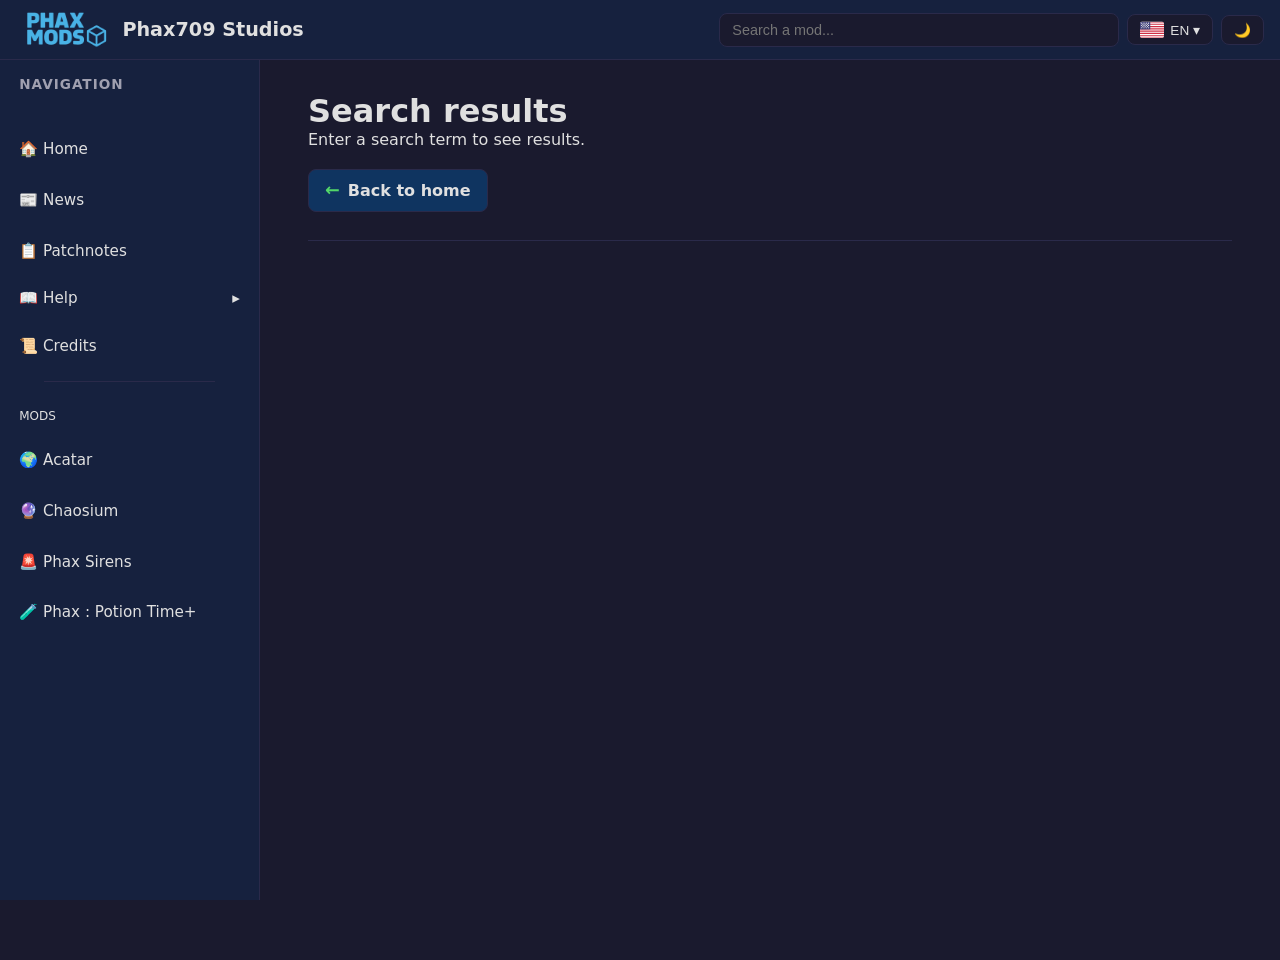
<file: pages/search.html>
<!DOCTYPE html>
<html lang="en">
<head>
  <meta charset="UTF-8">
  <meta name="viewport" content="width=device-width, initial-scale=1.0">
  <meta name="page-depth" content="1">
  <title data-i18n="search.results_title">Search results</title>
  <meta name="description" content="Search results for Phax709 Studios Minecraft mods and wiki entries.">
  <link rel="icon" href="images/ui/Phax-mods-petit.ico" type="image/x-icon">
  <link rel="stylesheet" href="../css/style.css">
</head>
<body>
  <header class="header">
    <button class="menu-btn" id="menuBtn" aria-label="Menu">
      <span></span><span></span><span></span>
    </button>
    <a href="../index.html" class="header-logo"><img src="images/ui/Phax mods detail.png" alt="Logo" class="header-logo-img"> Phax709 Studios</a>
    <div class="header-search">
      <input type="text" id="searchInput" placeholder="Rechercher un mod..." data-i18n-placeholder="search.placeholder" autocomplete="off">
      <div class="search-results" id="searchResults"></div>
    </div>
    <div class="lang-selector">
      <button class="lang-btn" id="langToggle" type="button" aria-label="Language" aria-expanded="false">🇺🇸 EN ▾</button>
      <div class="lang-dropdown" id="langDropdown"></div>
    </div>
    <div class="theme-selector">
      <button class="theme-btn" id="themeBtn" title="Thème">🌙</button>
      <div class="theme-dropdown" id="themeDropdown"></div>
    </div>
  </header>

  <nav class="sidebar" id="sidebar">
    <div class="sidebar-header"><h2 data-i18n="nav.navigation">Navigation</h2></div>
    <ul class="sidebar-nav">
      <li><a href="../index.html">🏠 <span data-i18n="nav.home">Accueil</span></a></li>
      <li><a href="news.html">📰 <span data-i18n="nav.news">News</span></a></li>
      <li><a href="patchnotes.html">📋 <span class="i18n-pending-label" data-i18n="nav.patchnotes">Patchnotes</span></a></li>
      <li>
        <button class="sidebar-toggle">📖 <span data-i18n="nav.guide">Assistance</span></button>
        <ul class="sidebar-sub">
          <li><a href="guide/installation.html" data-i18n="nav.installation">Installation de mods</a></li>
          <li><a href="guide/contribuer.html" data-i18n="nav.support">Discord &amp; Contact</a></li>
        </ul>
      </li>
      <li><a href="credits.html">📜 <span data-i18n="nav.credits">Crédits</span></a></li>
      <li class="sidebar-divider"><hr></li>
      <li class="sidebar-section-title" data-i18n="nav.mods">Mods</li>
    </ul>
  </nav>

  <div class="overlay" id="overlay"></div>

  <main class="content">
    <h1 data-i18n="search.results_title">Search results</h1>
    <p id="searchQuerySummary" aria-live="polite"></p>
    <p class="search-page-actions"><a id="searchHomeLink" href="../index.html" data-i18n="search.back_home">Back to home</a></p>
    <hr class="section-divider">
    <div id="searchPageResults" class="search-page-results" aria-live="polite"></div>
  </main>

  <script src="../js/mods-registry.js"></script>
  <script src="../js/theme.js"></script>
  <script src="../js/i18n.js"></script>
  <script src="../js/main.js"></script>
</body>
</html>
</file>
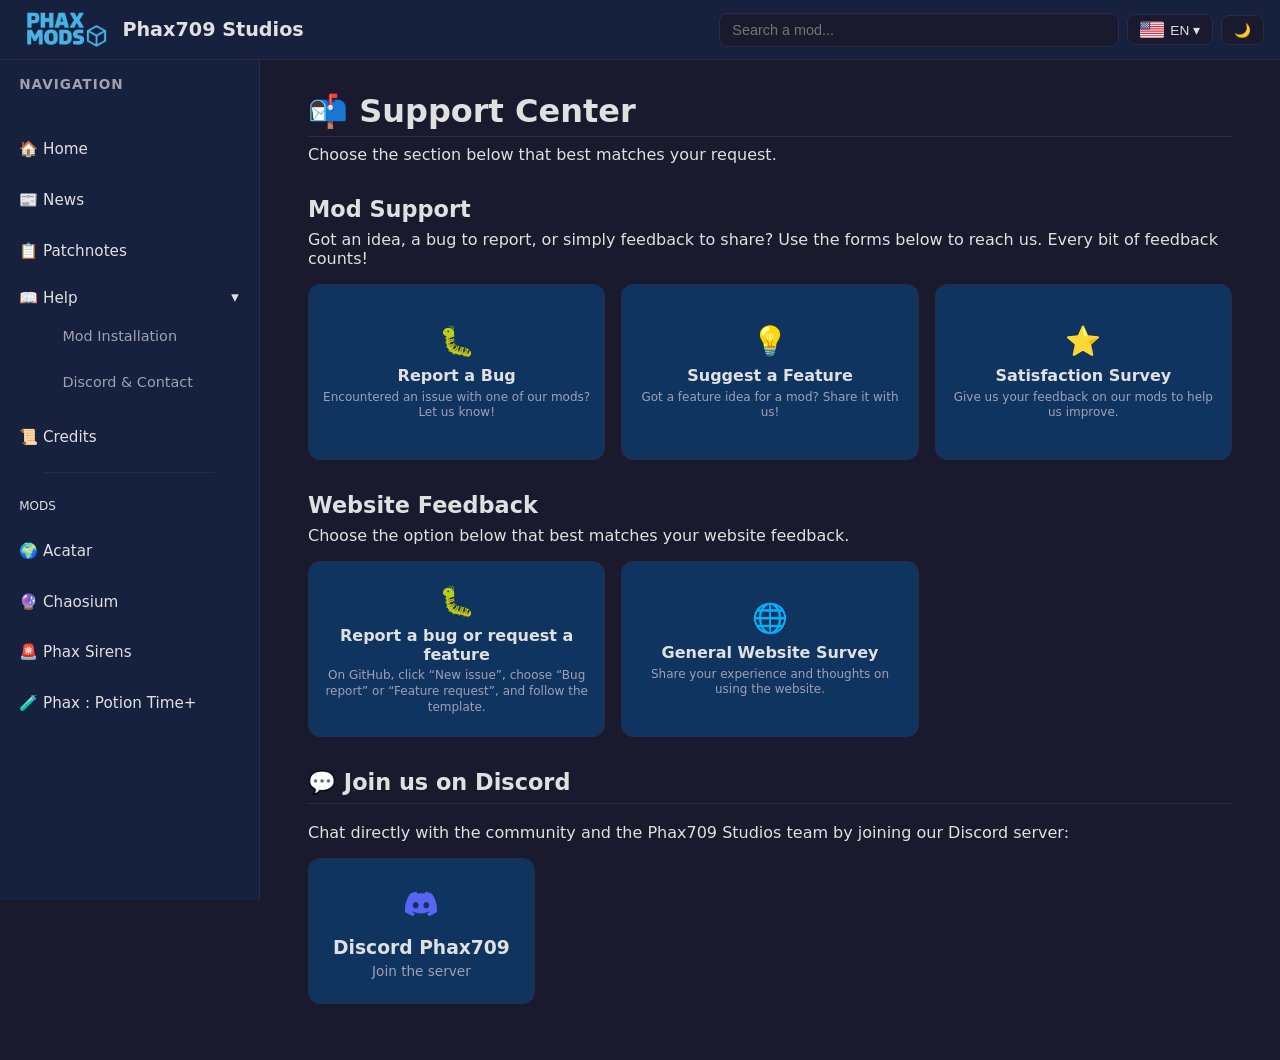
<file: pages/guide/contribuer.html>
<!DOCTYPE html>
<html lang="en">
<head>
  <meta charset="UTF-8">
  <meta name="viewport" content="width=device-width, initial-scale=1.0">
  <meta name="page-depth" content="2">
  <title>Support Center | Phax709 Studios</title>
  <meta name="description" content="Get support for Phax709 mods, report website issues, suggest improvements, or connect with the community.">
  <link rel="canonical" href="https://phax709.github.io/Phax-mods-wiki/pages/guide/contribuer.html">
  <meta property="og:type" content="website">
  <meta property="og:site_name" content="Phax709 Studios">
  <meta property="og:title" content="Support Center | Phax709 Studios">
  <meta property="og:description" content="Get support for Phax709 mods, report website issues, suggest improvements, or connect with the community.">
  <meta property="og:url" content="https://phax709.github.io/Phax-mods-wiki/pages/guide/contribuer.html">
  <meta property="og:image" content="https://phax709.github.io/Phax-mods-wiki/pages/images/ui/Phax%20mods%20detail.png">
  <meta property="og:image:alt" content="Logo Phax Mods de Phax709 Studios">
  <meta property="og:image:type" content="image/png">
  <meta property="og:image:width" content="1024">
  <meta property="og:image:height" content="1024">
  <meta property="og:locale" content="en_US">
  <meta name="twitter:card" content="summary_large_image">
  <meta name="twitter:title" content="Support Center | Phax709 Studios">
  <meta name="twitter:description" content="Get support for Phax709 mods, report website issues, suggest improvements, or connect with the community.">
  <meta name="twitter:image" content="https://phax709.github.io/Phax-mods-wiki/pages/images/ui/Phax%20mods%20detail.png">
  <meta name="twitter:image:alt" content="Logo Phax Mods de Phax709 Studios">
  <link rel="icon" href="../images/ui/Phax-mods-petit.ico" type="image/x-icon">
  <link rel="stylesheet" href="../../css/style.css">
</head>
<body>

  <header class="header">
    <button class="menu-btn" id="menuBtn" aria-label="Menu">
      <span></span><span></span><span></span>
    </button>
    <a href="../../index.html" class="header-logo"><img src="../images/ui/Phax mods detail.png" alt="Logo" class="header-logo-img"> Phax709 Studios</a>
    <div class="header-search">
      <input type="text" id="searchInput" placeholder="Rechercher un mod..." data-i18n-placeholder="search.placeholder" autocomplete="off">
      <div class="search-results" id="searchResults"></div>
    </div>
    <div class="lang-selector">
      <button class="lang-btn" id="langToggle" type="button" aria-label="Language" aria-expanded="false">🇺🇸 EN ▾</button>
      <div class="lang-dropdown" id="langDropdown"></div>
    </div>
    <div class="theme-selector">
      <button class="theme-btn" id="themeBtn" title="Thème">🌙</button>
      <div class="theme-dropdown" id="themeDropdown"></div>
    </div>
  </header>

  <nav class="sidebar" id="sidebar">
    <div class="sidebar-header"><h2 data-i18n="nav.navigation">Navigation</h2></div>
    <ul class="sidebar-nav">
      <li><a href="../../index.html">🏠 <span data-i18n="nav.home">Accueil</span></a></li>
      <li><a href="../news.html">📰 <span data-i18n="nav.news">News</span></a></li>
      <li><a href="../patchnotes.html">📋 <span class="i18n-pending-label" data-i18n="nav.patchnotes">Patchnotes</span></a></li>
      <li>
        <button class="sidebar-toggle open">📖 <span data-i18n="nav.guide">Assistance</span></button>
        <ul class="sidebar-sub open">
          <li><a href="installation.html" data-i18n="nav.installation">Installation de mods</a></li>
          <li><a href="contribuer.html" class="active" data-i18n="nav.support">Discord & Contact</a></li>
        </ul>
      </li>
      <li><a href="../credits.html">📜 <span data-i18n="nav.credits">Crédits</span></a></li>
      <li class="sidebar-divider"><hr></li>
      <li class="sidebar-section-title" data-i18n="nav.mods">Mods</li>
    </ul>
  </nav>

  <div class="overlay" id="overlay"></div>

  <main class="content">
    <h1 class="support-page-title" data-i18n="support.title">📬 Support Center</h1>
    <p class="support-page-intro" data-i18n="support.intro">Choose the section below that best matches your request.</p>

    <h2 class="support-mods-title" data-i18n="support.mods.title">Mod Support</h2>
    <p class="support-mods-intro" data-i18n="support.mods.intro">Got an idea, a bug to report, or simply feedback to share? Use the forms below to reach us. Every bit of feedback counts!</p>
    <div class="card-grid support-card-grid">
      <a href="https://docs.google.com/forms/d/e/1FAIpQLSdleJJj8qWxSV69s54M0C9StFFSov32ecIRQJwXceB_1zsqxw/viewform?usp=pp_url" target="_blank" rel="noopener" class="card">
        <div class="card-icon">🐛</div>
        <h3 data-i18n="support.bug.title">Signaler un bug</h3>
        <p data-i18n="support.bug.desc">Vous avez rencontré un problème dans l'un de nos mods ? Dites-le nous !</p>
      </a>
      <a href="https://docs.google.com/forms/d/e/1FAIpQLSc6pyu0khXBEbNhCm_7IL5TnTeCGbjM6cZbUfcMKwIMkMeyTA/viewform?usp=pp_url" target="_blank" rel="noopener" class="card">
        <div class="card-icon">💡</div>
        <h3 data-i18n="support.suggestion.title">Proposer une suggestion</h3>
        <p data-i18n="support.suggestion.desc">Une idée de fonctionnalité pour un mod ? Partagez-la avec nous !</p>
      </a>
      <a href="https://docs.google.com/forms/d/e/1FAIpQLSd9YXok6Er4d6K4XhqwNF2DKsXOftT1QqkRFAkr0mzMH7B4Rg/viewform?usp=pp_url" target="_blank" rel="noopener" class="card">
        <div class="card-icon">⭐</div>
        <h3 data-i18n="support.satisfaction.title">Enquête de satisfaction</h3>
        <p data-i18n="support.satisfaction.desc">Donnez votre avis sur nos mods pour nous aider à les améliorer.</p>
      </a>
    </div>

    <section class="support-website-section">
      <h2 data-i18n="support.website.title">Website Feedback</h2>
      <p class="support-website-intro" data-i18n="support.website.intro">Choose the option below that best matches your website feedback.</p>
      <div class="card-grid support-card-grid">
        <a href="https://github.com/Phax709/Phax-mods-wiki/issues" target="_blank" rel="noopener" class="card">
          <div class="card-icon">🐛</div>
          <h3 data-i18n="support.issue.title">Report a bug or request a feature</h3>
          <p data-i18n="support.issue.desc">On GitHub, click “New issue”, choose “Bug report” or “Feature request”, then fill in the template.</p>
        </a>
        <a href="https://forms.gle/FxZn4JaycRJdJZht5" target="_blank" rel="noopener" class="card">
          <div class="card-icon">🌐</div>
          <h3 data-i18n="support.site.title">Website Improvement</h3>
          <p data-i18n="support.site.desc">Ideas to make this wiki better? We're listening!</p>
        </a>
      </div>
    </section>

    <div class="mod-section" style="margin-top: 2rem;">
      <h2 data-i18n="support.discord.title">💬 Rejoignez-nous sur Discord</h2>
      <p data-i18n="support.discord.text">Pour discuter directement avec la communauté et l'équipe Phax709 Studios, rejoignez notre serveur Discord :</p>
      <a href="https://discord.gg/DgEhErJ2K4" target="_blank" rel="noopener" class="card discord-card" style="display: inline-block; margin-top: 1rem; text-align: center; max-width: 300px;">
        <div class="card-icon"><img src="../images/ui/discord.svg" alt="Discord" style="width: 2rem; height: 2rem;"></div>
        <h3 data-i18n="support.discord.card">Discord Phax709</h3>
        <p data-i18n="support.discord.join">Rejoindre le serveur</p>
      </a>
    </div>
  </main>

  <script src="../../js/mods-registry.js"></script>
  <script src="../../js/theme.js"></script>
  <script src="../../js/i18n.js"></script>
  <script src="../../js/main.js"></script>
</body>
</html>
</file>
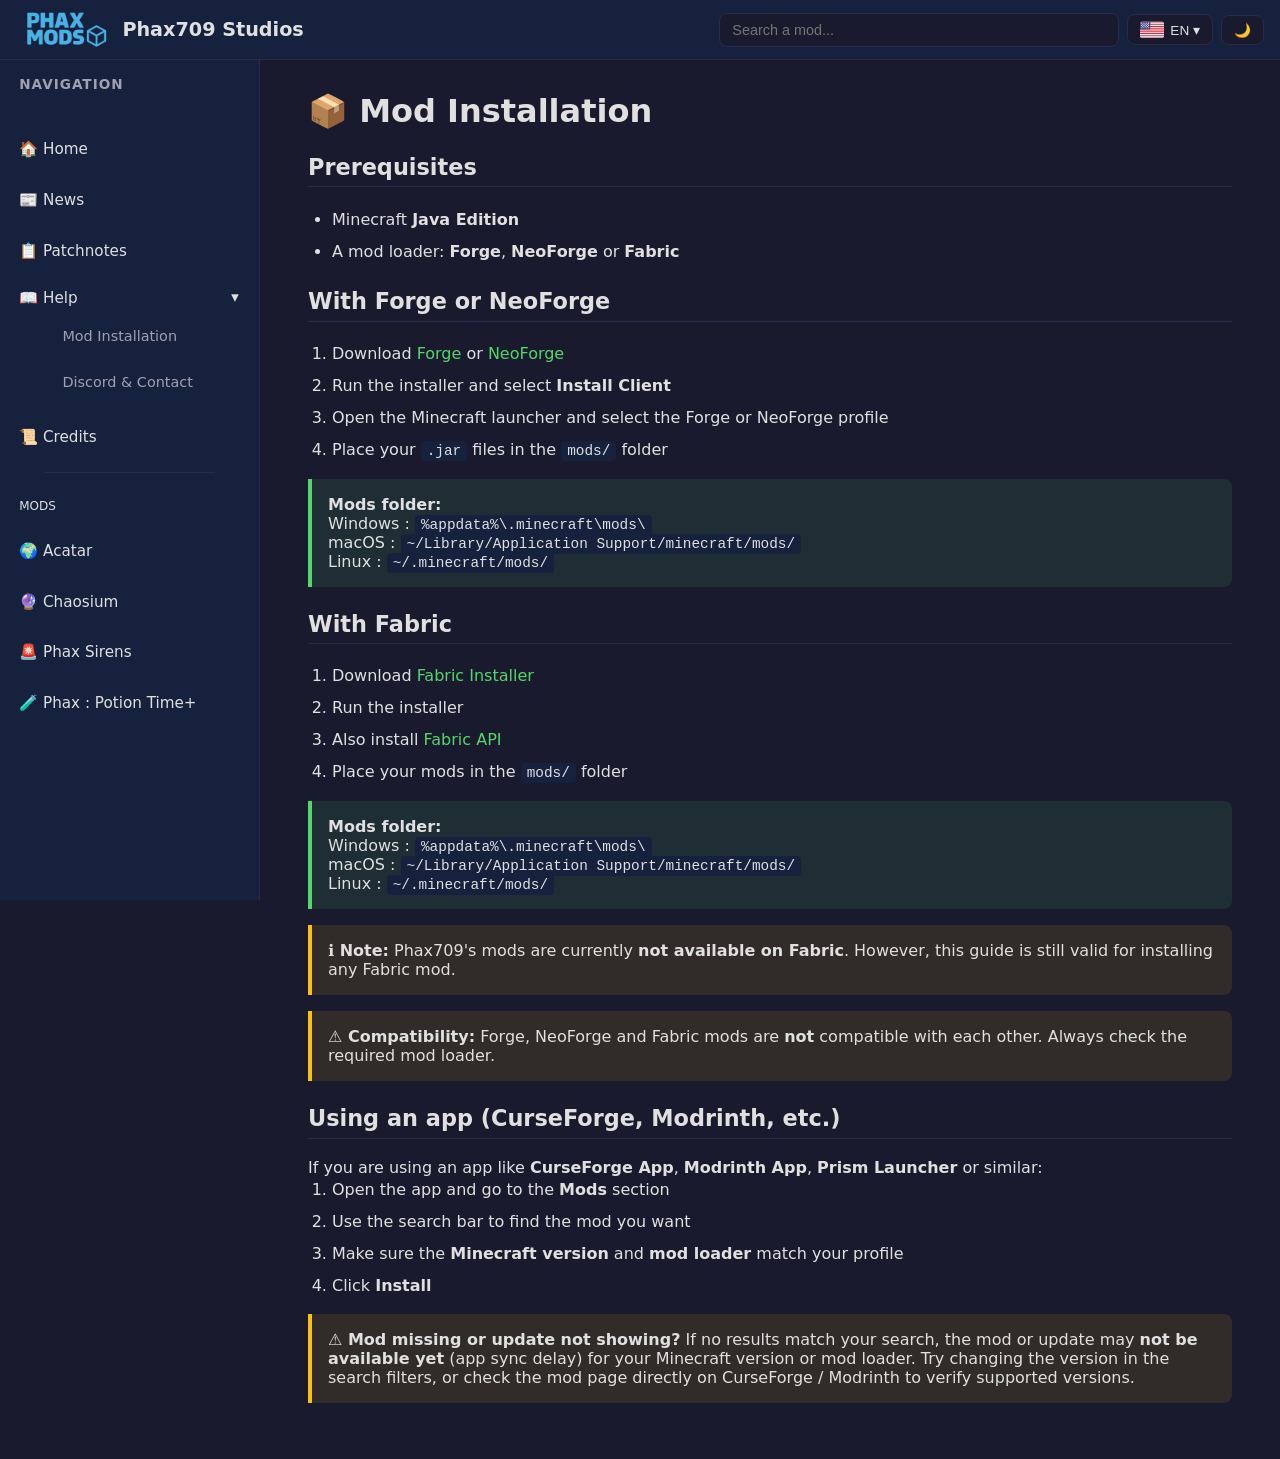
<file: pages/guide/installation.html>
<!DOCTYPE html>
<html lang="en">
<head>
  <meta charset="UTF-8">
  <meta name="viewport" content="width=device-width, initial-scale=1.0">
  <meta name="page-depth" content="2">
  <title>How to Install Minecraft Mods | Phax709 Studios</title>
  <meta name="description" content="Learn how to install Minecraft Java mods with Forge, NeoForge, or Fabric using this step-by-step guide and compatibility tips.">
  <link rel="canonical" href="https://phax709.github.io/Phax-mods-wiki/pages/guide/installation.html">
  <meta property="og:type" content="website">
  <meta property="og:site_name" content="Phax709 Studios">
  <meta property="og:title" content="How to Install Minecraft Mods | Phax709 Studios">
  <meta property="og:description" content="Learn how to install Minecraft Java mods with Forge, NeoForge, or Fabric using this step-by-step guide and compatibility tips.">
  <meta property="og:url" content="https://phax709.github.io/Phax-mods-wiki/pages/guide/installation.html">
  <meta property="og:image" content="https://phax709.github.io/Phax-mods-wiki/pages/images/ui/Phax%20mods%20detail.png">
  <meta property="og:image:alt" content="Logo Phax Mods de Phax709 Studios">
  <meta property="og:image:type" content="image/png">
  <meta property="og:image:width" content="1024">
  <meta property="og:image:height" content="1024">
  <meta property="og:locale" content="en_US">
  <meta name="twitter:card" content="summary_large_image">
  <meta name="twitter:title" content="How to Install Minecraft Mods | Phax709 Studios">
  <meta name="twitter:description" content="Learn how to install Minecraft Java mods with Forge, NeoForge, or Fabric using this step-by-step guide and compatibility tips.">
  <meta name="twitter:image" content="https://phax709.github.io/Phax-mods-wiki/pages/images/ui/Phax%20mods%20detail.png">
  <meta name="twitter:image:alt" content="Logo Phax Mods de Phax709 Studios">
  <link rel="icon" href="../images/ui/Phax-mods-petit.ico" type="image/x-icon">
  <link rel="stylesheet" href="../../css/style.css">
</head>
<body>

  <header class="header">
    <button class="menu-btn" id="menuBtn" aria-label="Menu">
      <span></span><span></span><span></span>
    </button>
    <a href="../../index.html" class="header-logo"><img src="../images/ui/Phax mods detail.png" alt="Logo" class="header-logo-img"> Phax709 Studios</a>
    <div class="header-search">
      <input type="text" id="searchInput" placeholder="Rechercher un mod..." data-i18n-placeholder="search.placeholder" autocomplete="off">
      <div class="search-results" id="searchResults"></div>
    </div>
    <div class="lang-selector">
      <button class="lang-btn" id="langToggle" type="button" aria-label="Language" aria-expanded="false">🇺🇸 EN ▾</button>
      <div class="lang-dropdown" id="langDropdown"></div>
    </div>
    <div class="theme-selector">
      <button class="theme-btn" id="themeBtn" title="Thème">🌙</button>
      <div class="theme-dropdown" id="themeDropdown"></div>
    </div>
  </header>

  <nav class="sidebar" id="sidebar">
    <div class="sidebar-header"><h2 data-i18n="nav.navigation">Navigation</h2></div>
    <ul class="sidebar-nav">
      <li><a href="../../index.html">🏠 <span data-i18n="nav.home">Accueil</span></a></li>
      <li><a href="../news.html">📰 <span data-i18n="nav.news">News</span></a></li>
      <li><a href="../patchnotes.html">📋 <span class="i18n-pending-label" data-i18n="nav.patchnotes">Patchnotes</span></a></li>
      <li>
        <button class="sidebar-toggle open">📖 <span data-i18n="nav.guide">Assistance</span></button>
        <ul class="sidebar-sub open">
          <li><a href="installation.html" class="active" data-i18n="nav.installation">Installation de mods</a></li>
          <li><a href="contribuer.html" data-i18n="nav.support">Discord & Contact</a></li>
        </ul>
      </li>
      <li><a href="../credits.html">📜 <span data-i18n="nav.credits">Crédits</span></a></li>
      <li class="sidebar-divider"><hr></li>
      <li class="sidebar-section-title" data-i18n="nav.mods">Mods</li>
    </ul>
  </nav>

  <div class="overlay" id="overlay"></div>

  <main class="content">
    <h1 data-i18n="install.title">📦 Installation de mods</h1>

    <div class="mod-section">
      <h2 data-i18n="install.prerequisites">Prérequis</h2>
      <ul>
        <li data-i18n="install.prereq.java">Minecraft <strong>Java Edition</strong></li>
        <li data-i18n="install.prereq.loader">Un mod loader : <strong>Forge</strong>, <strong>NeoForge</strong> ou <strong>Fabric</strong></li>
      </ul>
    </div>

    <div class="mod-section">
      <h2 data-i18n="install.forge_neoforge.title">Avec Forge ou NeoForge</h2>
      <ol>
        <li data-i18n="install.forge_neoforge.step1">Téléchargez <a href="https://files.minecraftforge.net/" target="_blank" rel="noopener">Forge</a> ou <a href="https://neoforged.net/" target="_blank" rel="noopener">NeoForge</a></li>
        <li data-i18n="install.forge_neoforge.step2">Lancez l'installateur et sélectionnez <strong>Install Client</strong></li>
        <li data-i18n="install.forge_neoforge.step3">Ouvrez le launcher Minecraft et sélectionnez le profil Forge ou NeoForge</li>
        <li data-i18n="install.forge_neoforge.step4">Placez vos fichiers <code>.jar</code> dans le dossier <code>mods/</code></li>
      </ol>
      <div class="tip">
        <span data-i18n="install.forge_neoforge.folder"><strong>Dossier mods :</strong></span><br>
        Windows : <code>%appdata%\.minecraft\mods\</code><br>
        macOS : <code>~/Library/Application Support/minecraft/mods/</code><br>
        Linux : <code>~/.minecraft/mods/</code>
      </div>
    </div>

    <div class="mod-section">
      <h2 data-i18n="install.fabric.title">Avec Fabric</h2>
      <ol>
        <li data-i18n="install.fabric.step1">Téléchargez <a href="https://fabricmc.net/use/installer/" target="_blank" rel="noopener">Fabric Installer</a></li>
        <li data-i18n="install.fabric.step2">Lancez l'installateur</li>
        <li data-i18n="install.fabric.step3">Installez aussi <a href="https://modrinth.com/mod/fabric-api" target="_blank" rel="noopener">Fabric API</a></li>
        <li data-i18n="install.fabric.step4">Placez vos mods dans le dossier <code>mods/</code></li>
      </ol>
      <div class="tip">
        <span data-i18n="install.forge_neoforge.folder"><strong>Dossier mods :</strong></span><br>
        Windows : <code>%appdata%\.minecraft\mods\</code><br>
        macOS : <code>~/Library/Application Support/minecraft/mods/</code><br>
        Linux : <code>~/.minecraft/mods/</code>
      </div>
      <div class="warning" data-i18n="install.fabric.disclaimer">
        <strong>ℹ️ Note :</strong> Les mods de Phax709 ne sont actuellement <strong>pas disponibles sur Fabric</strong>. Cependant, ce guide reste valable pour l'installation de tout mod Fabric.
      </div>
      <div class="warning" data-i18n="install.fabric.warning">
        <strong>⚠️ Compatibilité :</strong> Les mods Forge, NeoForge et Fabric ne sont <strong>pas</strong> compatibles entre eux. Vérifiez toujours le mod loader requis.
      </div>
    </div>

    <div class="mod-section">
      <h2 data-i18n="install.app.title">Via une application (CurseForge, Modrinth, etc.)</h2>
      <p data-i18n="install.app.intro">Si vous utilisez une application comme <strong>CurseForge App</strong>, <strong>Modrinth App</strong>, <strong>Prism Launcher</strong> ou autre :</p>
      <ol>
        <li data-i18n="install.app.step1">Ouvrez l'application et accédez à la section <strong>Mods</strong></li>
        <li data-i18n="install.app.step2">Utilisez la barre de recherche pour trouver le mod souhaité</li>
        <li data-i18n="install.app.step3">Vérifiez que la <strong>version Minecraft</strong> et le <strong>mod loader</strong> correspondent à votre profil</li>
        <li data-i18n="install.app.step4">Cliquez sur <strong>Installer</strong></li>
      </ol>
      <div class="warning" data-i18n="install.app.warning">
        <strong>⚠️ Mod introuvable ?</strong> Si aucun résultat ne correspond à votre recherche, il est possible que le mod ne soit <strong>pas encore disponible</strong> pour votre version de Minecraft ou votre mod loader. Essayez de changer la version dans les filtres de recherche, ou consultez directement la page du mod sur CurseForge / Modrinth pour vérifier les versions supportées.
      </div>
    </div>
  </main>

  <script src="../../js/mods-registry.js"></script>
  <script src="../../js/theme.js"></script>
  <script src="../../js/i18n.js"></script>
  <script src="../../js/main.js"></script>
</body>
</html>
</file>
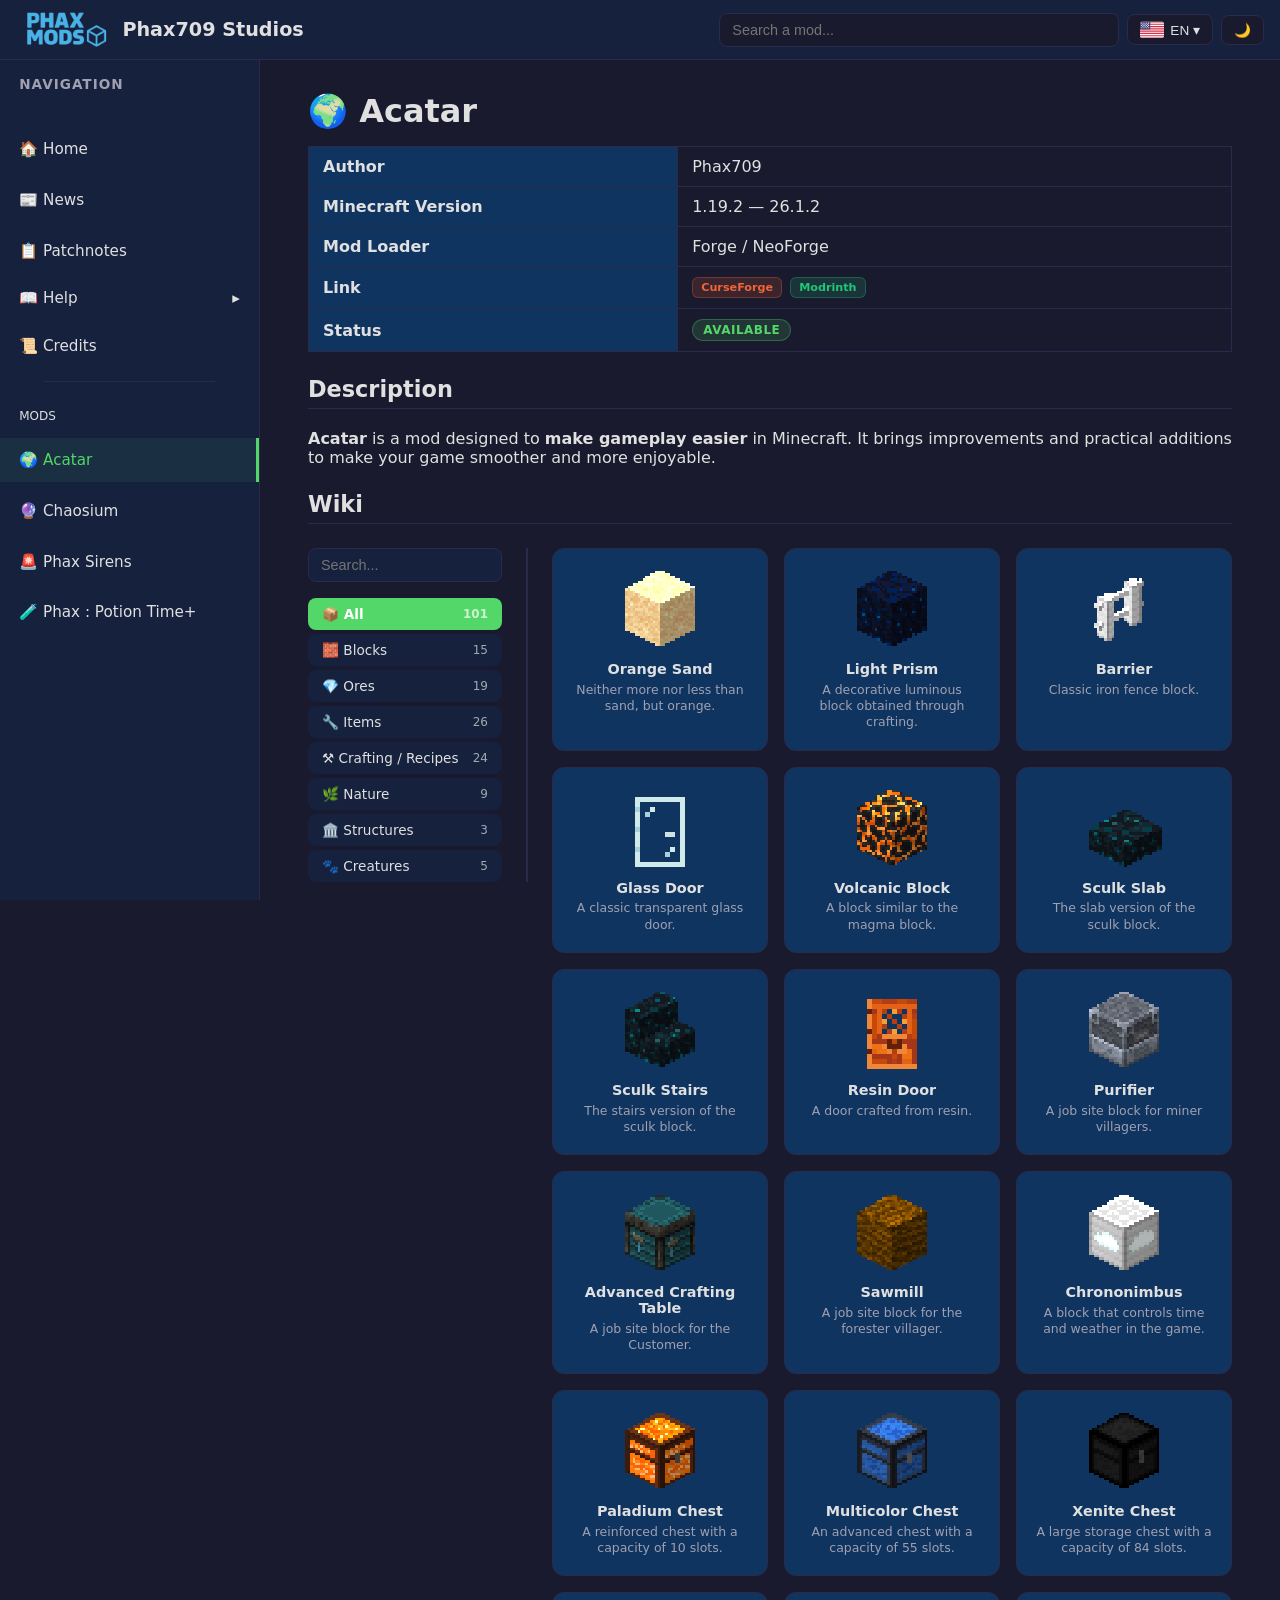
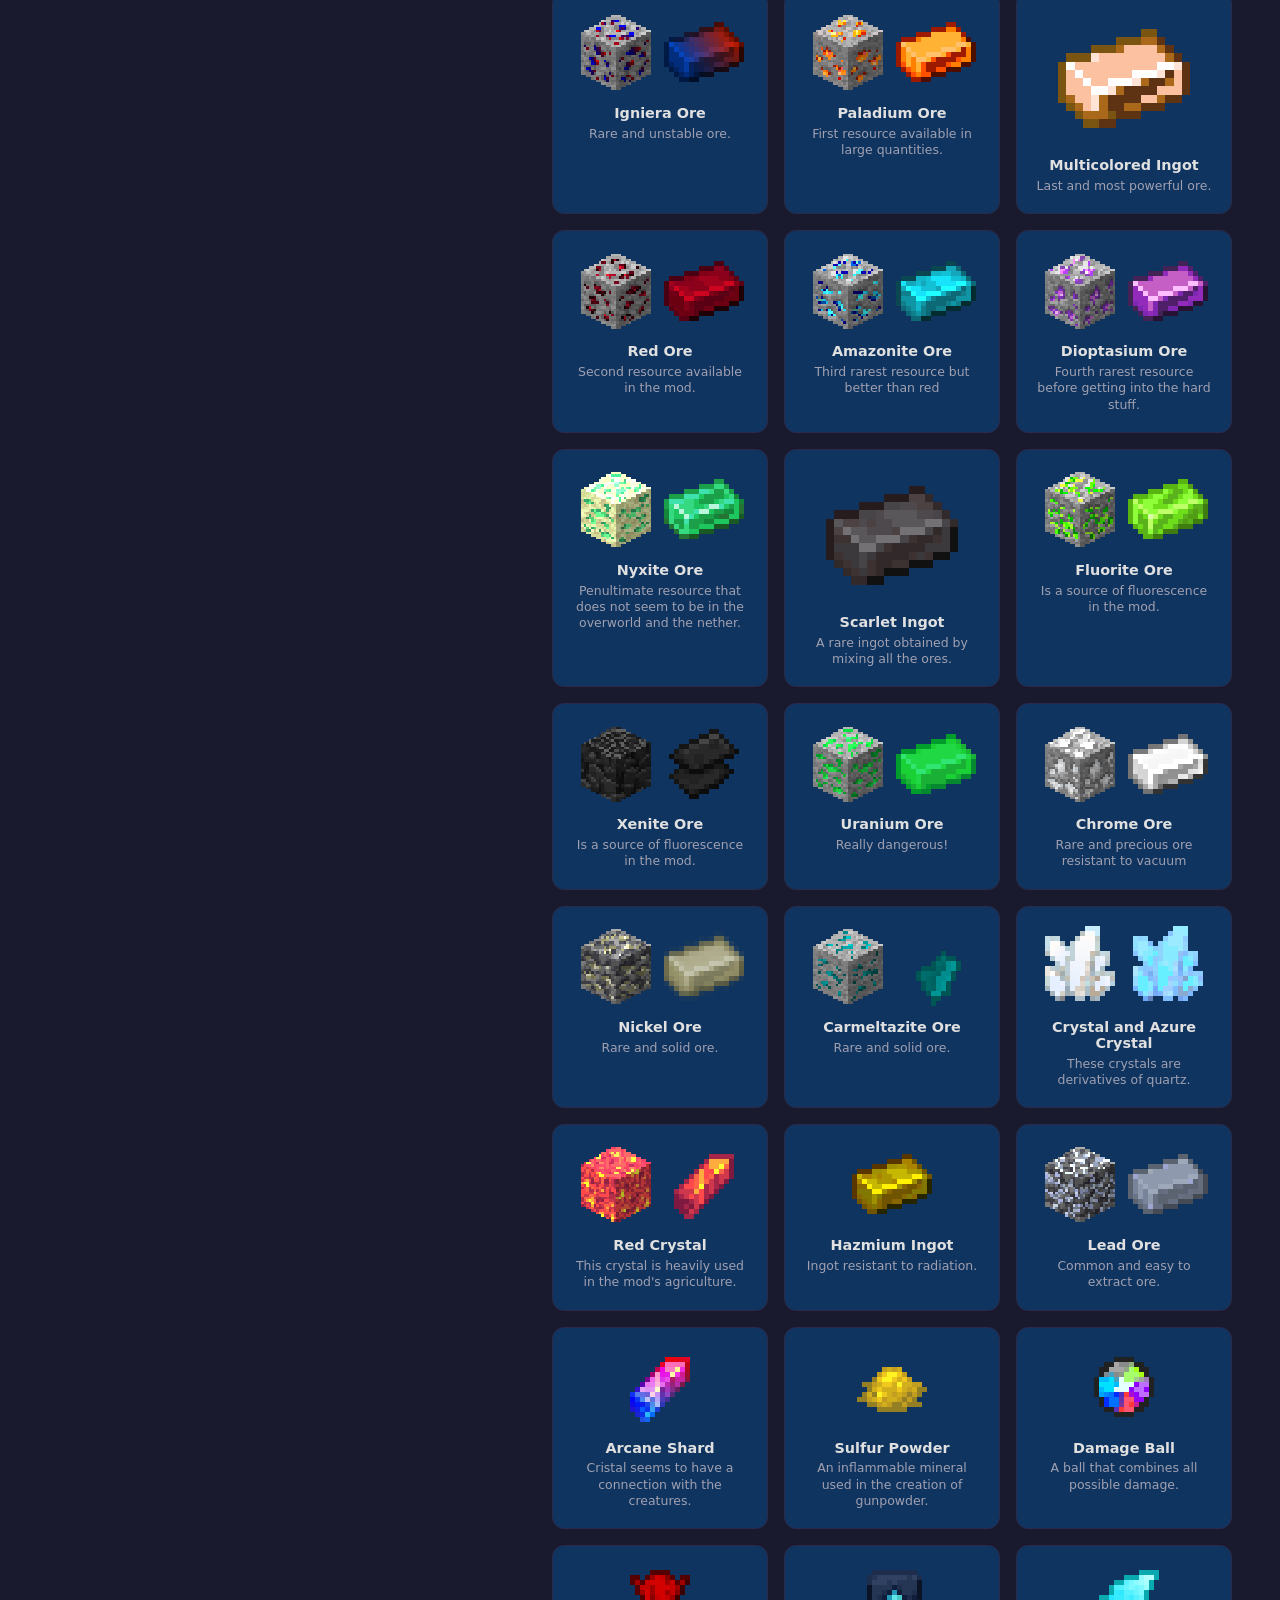
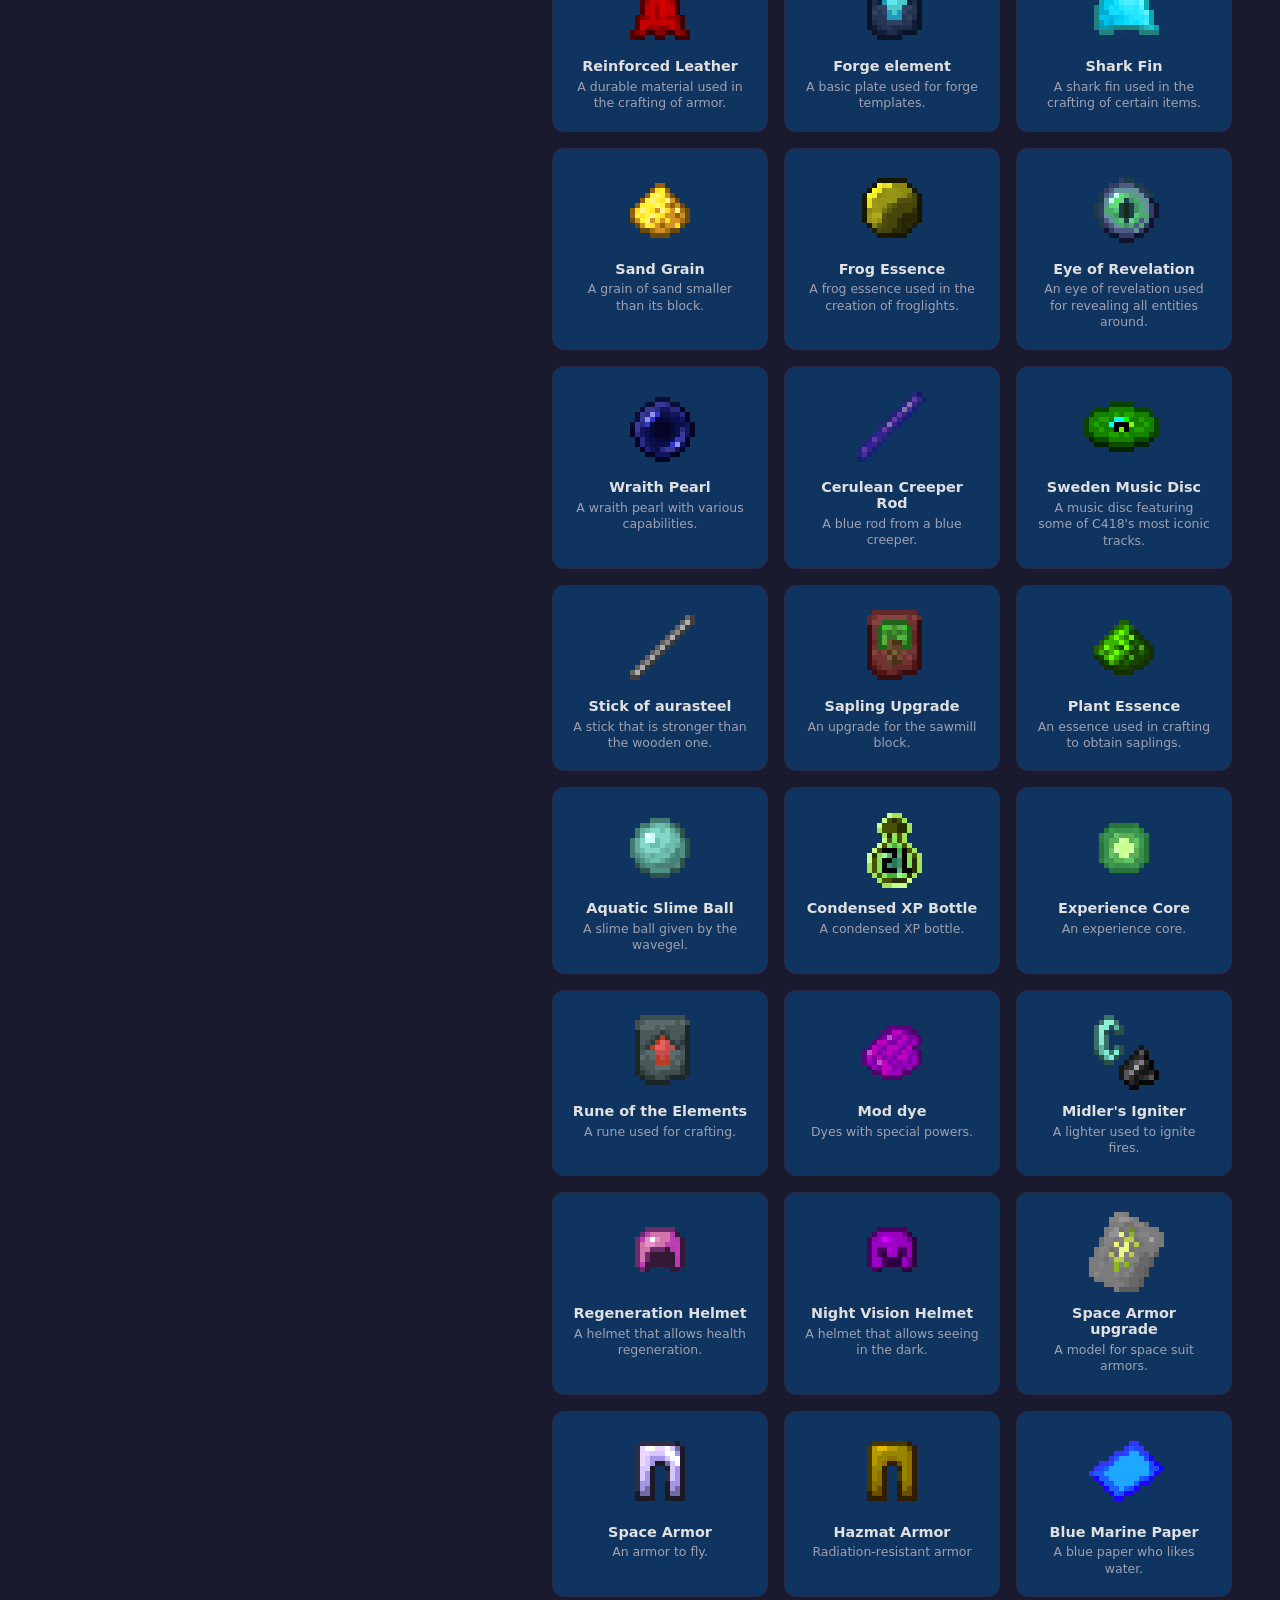
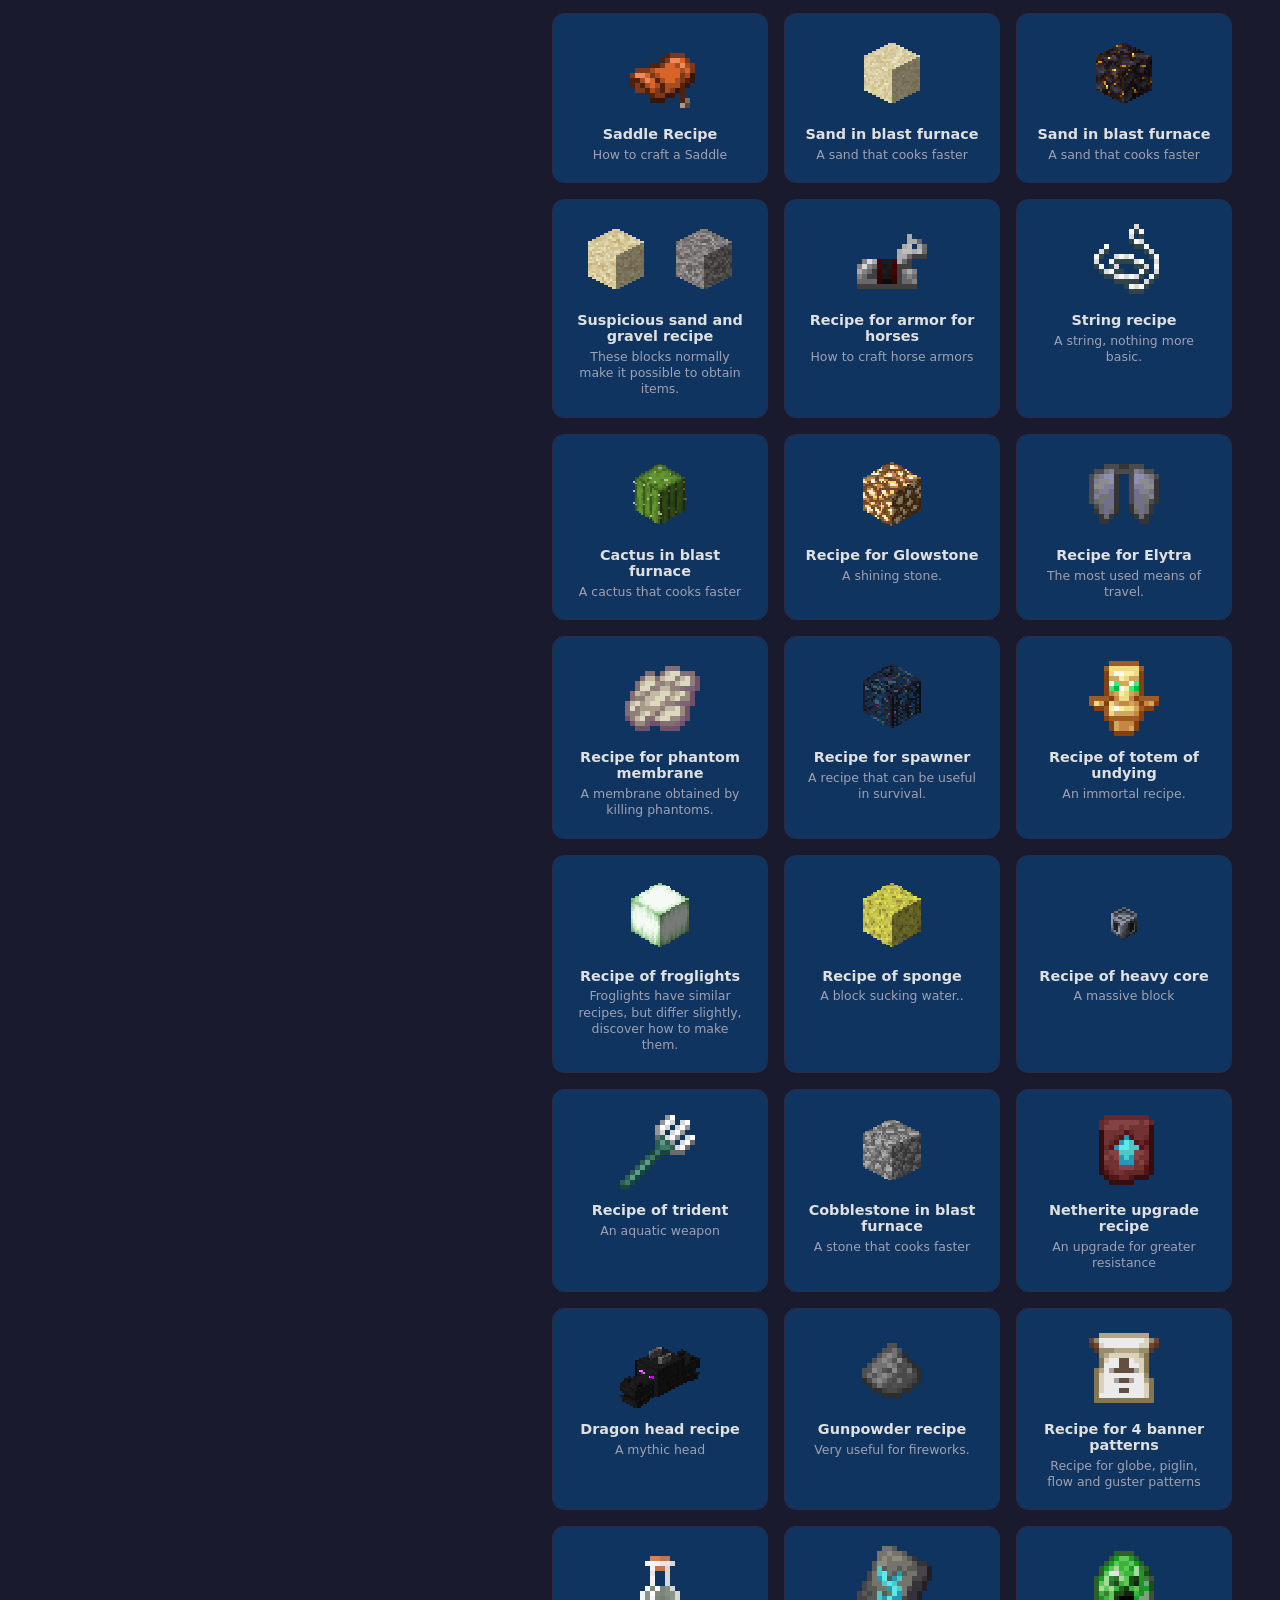
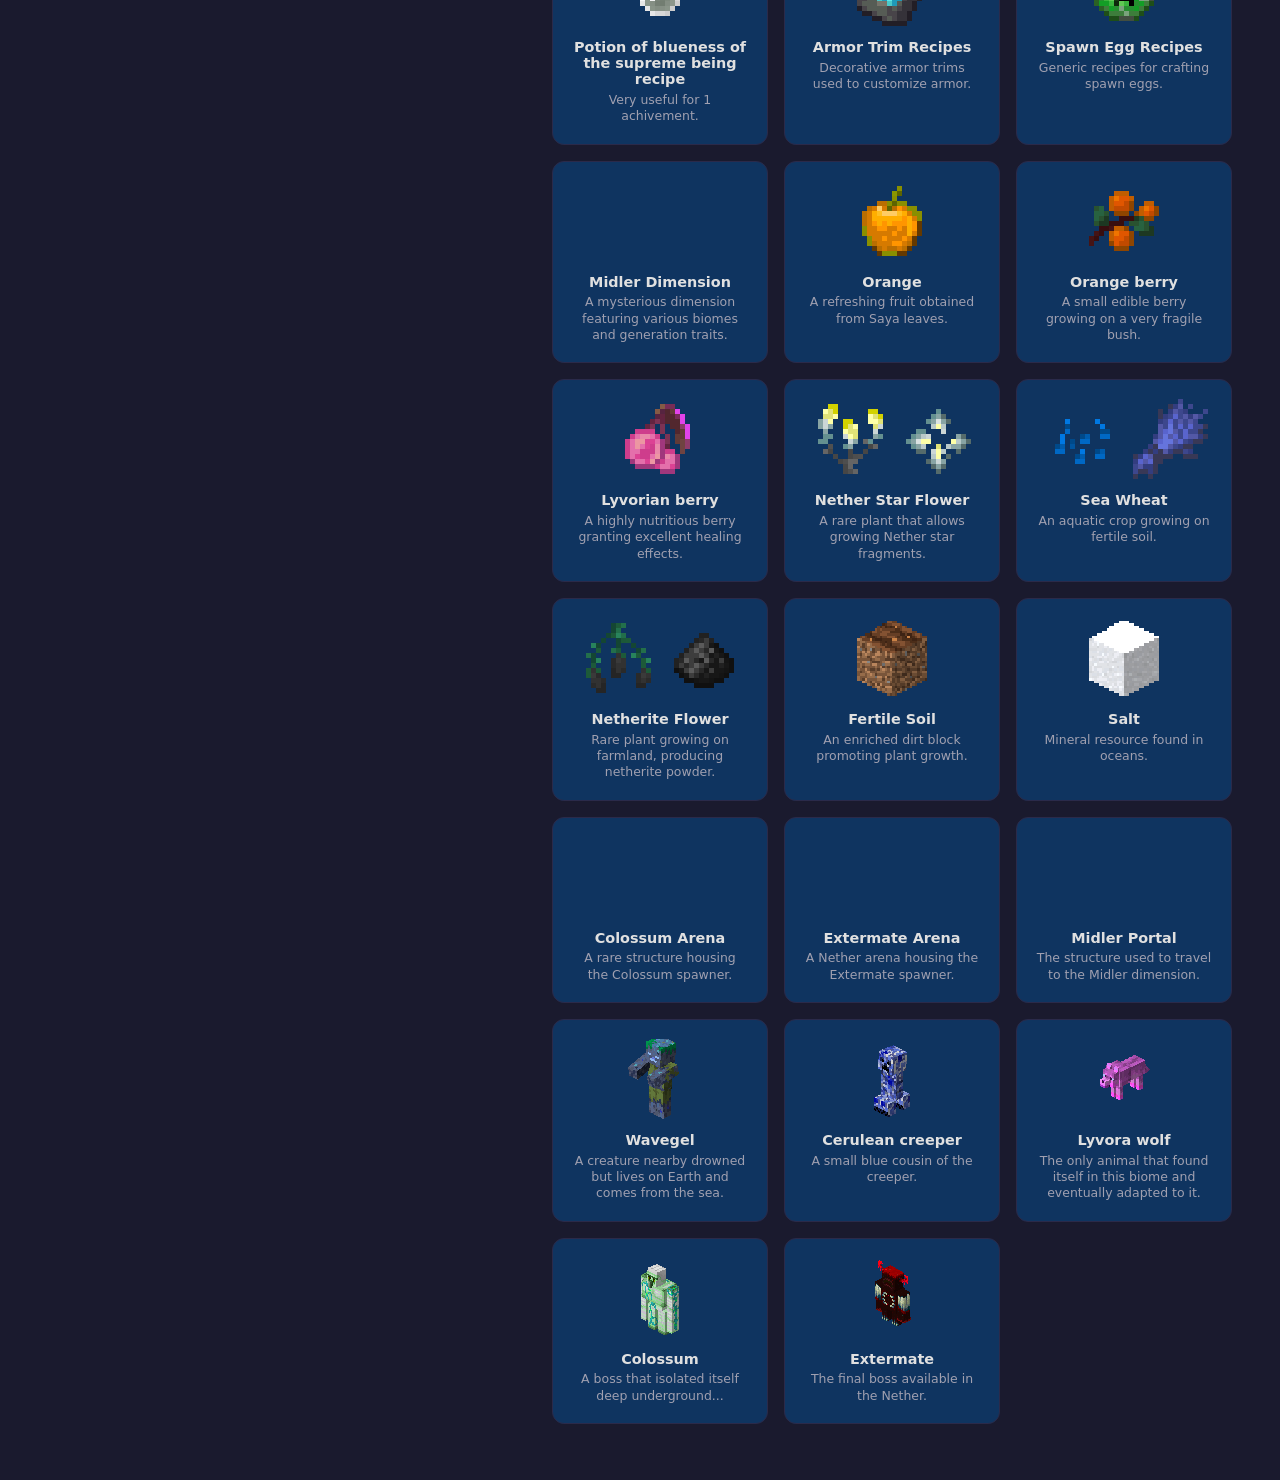
<file: pages/mods/acatar.html>
<!DOCTYPE html>
<html lang="en">
<head>
  <meta charset="UTF-8">
  <meta name="viewport" content="width=device-width, initial-scale=1.0">
  <meta name="page-depth" content="2">
  <title>Acatar: A Minecraft Adventure Mod | Phax709 Studios</title>
  <meta name="description" content="Discover Acatar, a Minecraft mod that expands your adventure with new dimensions, creatures, resources, and gameplay mechanics.">
  <link rel="canonical" href="https://phax709.github.io/Phax-mods-wiki/pages/mods/acatar.html">
  <meta property="og:type" content="website">
  <meta property="og:site_name" content="Phax709 Studios">
  <meta property="og:title" content="Acatar: A Minecraft Adventure Mod | Phax709 Studios">
  <meta property="og:description" content="Discover Acatar, a Minecraft mod that expands your adventure with new dimensions, creatures, resources, and gameplay mechanics.">
  <meta property="og:url" content="https://phax709.github.io/Phax-mods-wiki/pages/mods/acatar.html">
  <meta property="og:image" content="https://phax709.github.io/Phax-mods-wiki/pages/images/ui/Phax%20mods%20detail.png">
  <meta property="og:image:alt" content="Logo Phax Mods de Phax709 Studios">
  <meta property="og:image:type" content="image/png">
  <meta property="og:image:width" content="1024">
  <meta property="og:image:height" content="1024">
  <meta property="og:locale" content="en_US">
  <meta name="twitter:card" content="summary_large_image">
  <meta name="twitter:title" content="Acatar: A Minecraft Adventure Mod | Phax709 Studios">
  <meta name="twitter:description" content="Discover Acatar, a Minecraft mod that expands your adventure with new dimensions, creatures, resources, and gameplay mechanics.">
  <meta name="twitter:image" content="https://phax709.github.io/Phax-mods-wiki/pages/images/ui/Phax%20mods%20detail.png">
  <meta name="twitter:image:alt" content="Logo Phax Mods de Phax709 Studios">
  <link rel="icon" href="../images/ui/Phax-mods-petit.ico" type="image/x-icon">
  <link rel="stylesheet" href="../../css/style.css">
</head>
<body>

  <header class="header">
    <button class="menu-btn" id="menuBtn" aria-label="Menu">
      <span></span><span></span><span></span>
    </button>
    <a href="../../index.html" class="header-logo"><img src="../images/ui/Phax mods detail.png" alt="Logo" class="header-logo-img"> Phax709 Studios</a>
    <div class="header-search">
      <input type="text" id="searchInput" placeholder="Rechercher un mod..." data-i18n-placeholder="search.placeholder" autocomplete="off">
      <div class="search-results" id="searchResults"></div>
    </div>
    <div class="lang-selector">
      <button class="lang-btn" id="langToggle" type="button" aria-label="Language" aria-expanded="false">🇺🇸 EN ▾</button>
      <div class="lang-dropdown" id="langDropdown"></div>
    </div>
    <div class="theme-selector">
      <button class="theme-btn" id="themeBtn" title="Thème">🌙</button>
      <div class="theme-dropdown" id="themeDropdown"></div>
    </div>
  </header>

  <nav class="sidebar" id="sidebar">
    <div class="sidebar-header"><h2 data-i18n="nav.navigation">Navigation</h2></div>
    <ul class="sidebar-nav">
      <li><a href="../../index.html">🏠 <span data-i18n="nav.home">Accueil</span></a></li>
      <li><a href="../news.html">📰 <span data-i18n="nav.news">News</span></a></li>
      <li><a href="../patchnotes.html">📋 <span class="i18n-pending-label" data-i18n="nav.patchnotes">Patchnotes</span></a></li>
      <li>
        <button class="sidebar-toggle">📖 <span data-i18n="nav.guide">Assistance</span></button>
        <ul class="sidebar-sub">
          <li><a href="../guide/installation.html" data-i18n="nav.installation">Installation de mods</a></li>
          <li><a href="../guide/contribuer.html" data-i18n="nav.support">Discord & Contact</a></li>
        </ul>
      </li>
      <li><a href="../credits.html">📜 <span data-i18n="nav.credits">Crédits</span></a></li>
      <li class="sidebar-divider"><hr></li>
      <li class="sidebar-section-title" data-i18n="nav.mods">Mods</li>
    </ul>
  </nav>

  <div class="overlay" id="overlay"></div>

  <main class="content">
    <h1>🌍 Acatar</h1>

    <table class="mod-info-table" data-mod-id="acatar">
      <tr><th data-i18n="mod.author">Auteur</th><td>Phax709</td></tr>
      <tr><th data-i18n="mod.version">Version Minecraft</th><td>1.19.2 — 26.1.2</td></tr>
      <tr><th data-i18n="mod.loader">Mod Loader</th><td>Forge / NeoForge</td></tr>
      <tr><th data-i18n="mod.link">Lien</th><td class="mod-link-cell">—</td></tr>
      <tr><th data-i18n="mod.status">Statut</th><td class="mod-status-cell"></td></tr>
    </table>

    <div class="mod-section">
      <h2 data-i18n="mod.description">Description</h2>
      <p data-i18n="acatar.desc"><strong>Acatar</strong> est un mod qui a pour objectif de <strong>faciliter l'expérience de jeu</strong> sur Minecraft. Il apporte des améliorations et des ajouts pratiques pour rendre votre partie plus fluide et agréable.</p>
    </div>

    <div class="mod-section">
      <h2 data-i18n="mod.wiki_title">Wiki</h2>
      <div id="wikiContainer"></div>
    </div>
  </main>

  <!-- Modal -->
  <div class="modal-overlay" id="modalOverlay">
    <div class="modal-box">
      <button class="modal-close" id="modalClose">&times;</button>
      <h2 id="modalTitle"></h2>
      <span class="modal-date" id="modalDate"></span>
      <div class="modal-body" id="modalBody"></div>
    </div>
  </div>

  <script src="../../js/mods-registry.js"></script>
  <script src="../../js/theme.js"></script>
  <script src="../../js/i18n.js"></script>
  <script src="../../js/main.js"></script>
  <script src="../../js/wiki-renderer.js"></script>
  <script>initWiki('acatar');</script>
</body>
</html>
</file>
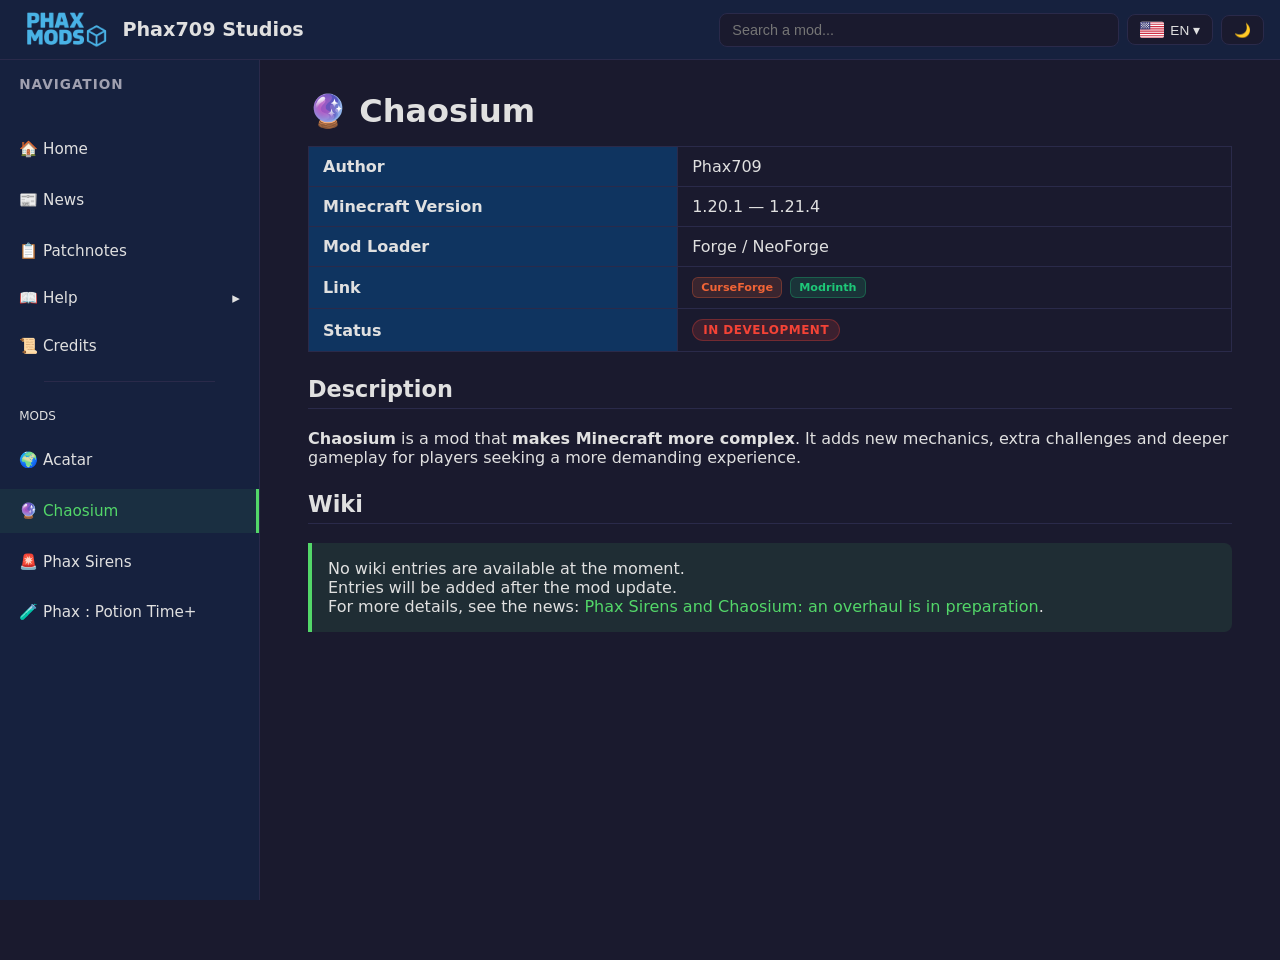
<file: pages/mods/chaosium.html>
<!DOCTYPE html>
<html lang="en">
<head>
  <meta charset="UTF-8">
  <meta name="viewport" content="width=device-width, initial-scale=1.0">
  <meta name="page-depth" content="2">
  <title>Chaosium: A Minecraft Magic &amp; Chaos Mod | Phax709 Studios</title>
  <meta name="description" content="Explore Chaosium, a Minecraft mod in development featuring magic, Chaos ores, a boss, a new dimension, and special enchantments.">
  <link rel="canonical" href="https://phax709.github.io/Phax-mods-wiki/pages/mods/chaosium.html">
  <meta property="og:type" content="website">
  <meta property="og:site_name" content="Phax709 Studios">
  <meta property="og:title" content="Chaosium: A Minecraft Magic &amp; Chaos Mod | Phax709 Studios">
  <meta property="og:description" content="Explore Chaosium, a Minecraft mod in development featuring magic, Chaos ores, a boss, a new dimension, and special enchantments.">
  <meta property="og:url" content="https://phax709.github.io/Phax-mods-wiki/pages/mods/chaosium.html">
  <meta property="og:image" content="https://phax709.github.io/Phax-mods-wiki/pages/images/ui/Phax%20mods%20detail.png">
  <meta property="og:image:alt" content="Logo Phax Mods de Phax709 Studios">
  <meta property="og:image:type" content="image/png">
  <meta property="og:image:width" content="1024">
  <meta property="og:image:height" content="1024">
  <meta property="og:locale" content="en_US">
  <meta name="twitter:card" content="summary_large_image">
  <meta name="twitter:title" content="Chaosium: A Minecraft Magic &amp; Chaos Mod | Phax709 Studios">
  <meta name="twitter:description" content="Explore Chaosium, a Minecraft mod in development featuring magic, Chaos ores, a boss, a new dimension, and special enchantments.">
  <meta name="twitter:image" content="https://phax709.github.io/Phax-mods-wiki/pages/images/ui/Phax%20mods%20detail.png">
  <meta name="twitter:image:alt" content="Logo Phax Mods de Phax709 Studios">
  <link rel="icon" href="../images/ui/Phax-mods-petit.ico" type="image/x-icon">
  <link rel="stylesheet" href="../../css/style.css">
</head>
<body>

  <header class="header">
    <button class="menu-btn" id="menuBtn" aria-label="Menu">
      <span></span><span></span><span></span>
    </button>
    <a href="../../index.html" class="header-logo"><img src="../images/ui/Phax mods detail.png" alt="Logo" class="header-logo-img"> Phax709 Studios</a>
    <div class="header-search">
      <input type="text" id="searchInput" placeholder="Rechercher un mod..." data-i18n-placeholder="search.placeholder" autocomplete="off">
      <div class="search-results" id="searchResults"></div>
    </div>
    <div class="lang-selector">
      <button class="lang-btn" id="langToggle" type="button" aria-label="Language" aria-expanded="false">🇺🇸 EN ▾</button>
      <div class="lang-dropdown" id="langDropdown"></div>
    </div>
    <div class="theme-selector">
      <button class="theme-btn" id="themeBtn" title="Thème">🌙</button>
      <div class="theme-dropdown" id="themeDropdown"></div>
    </div>
  </header>

  <nav class="sidebar" id="sidebar">
    <div class="sidebar-header"><h2 data-i18n="nav.navigation">Navigation</h2></div>
    <ul class="sidebar-nav">
      <li><a href="../../index.html">🏠 <span data-i18n="nav.home">Accueil</span></a></li>
      <li><a href="../news.html">📰 <span data-i18n="nav.news">News</span></a></li>
      <li><a href="../patchnotes.html">📋 <span class="i18n-pending-label" data-i18n="nav.patchnotes">Patchnotes</span></a></li>
      <li>
        <button class="sidebar-toggle">📖 <span data-i18n="nav.guide">Assistance</span></button>
        <ul class="sidebar-sub">
          <li><a href="../guide/installation.html" data-i18n="nav.installation">Installation de mods</a></li>
          <li><a href="../guide/contribuer.html" data-i18n="nav.support">Discord & Contact</a></li>
        </ul>
      </li>
      <li><a href="../credits.html">📜 <span data-i18n="nav.credits">Crédits</span></a></li>
      <li class="sidebar-divider"><hr></li>
      <li class="sidebar-section-title" data-i18n="nav.mods">Mods</li>
    </ul>
  </nav>

  <div class="overlay" id="overlay"></div>

  <main class="content">
    <h1>🔮 Chaosium</h1>

    <table class="mod-info-table" data-mod-id="chaosium">
      <tr><th data-i18n="mod.author">Auteur</th><td>Phax709</td></tr>
      <tr><th data-i18n="mod.version">Version Minecraft</th><td>1.20.1 — 1.21.4</td></tr>
      <tr><th data-i18n="mod.loader">Mod Loader</th><td>Forge / NeoForge</td></tr>
      <tr><th data-i18n="mod.link">Lien</th><td class="mod-link-cell">—</td></tr>
      <tr><th data-i18n="mod.status">Statut</th><td class="mod-status-cell"></td></tr>
    </table>

    <div class="mod-section">
      <h2 data-i18n="mod.description">Description</h2>
      <p data-i18n="chaosium.desc"><strong>Chaosium</strong> est un mod qui <strong>complexifie Minecraft</strong>. Il ajoute de nouvelles mécaniques, des défis supplémentaires et une profondeur de gameplay pour les joueurs en quête d'une expérience plus exigeante.</p>
    </div>

    <div class="mod-section">
      <h2 data-i18n="mod.wiki_title">Wiki</h2>
      <div class="tip">
        <p data-i18n="wiki.temporarily_unavailable">No wiki entries are available at the moment.</p>
        <p data-i18n="wiki.temporarily_unavailable_details">Entries will be added after the mod update.</p>
        <p data-i18n="wiki.temporarily_unavailable_news">For more details, see the news: <a href="../news.html">Phax Sirens and Chaosium: an overhaul is in preparation</a>.</p>
      </div>
    </div>
  </main>

  <!-- Modal -->
  <div class="modal-overlay" id="modalOverlay">
    <div class="modal-box">
      <button class="modal-close" id="modalClose">&times;</button>
      <h2 id="modalTitle"></h2>
      <span class="modal-date" id="modalDate"></span>
      <div class="modal-body" id="modalBody"></div>
    </div>
  </div>

  <script src="../../js/mods-registry.js"></script>
  <script src="../../js/theme.js"></script>
  <script src="../../js/i18n.js"></script>
  <script src="../../js/main.js"></script>
</body>
</html>
</file>
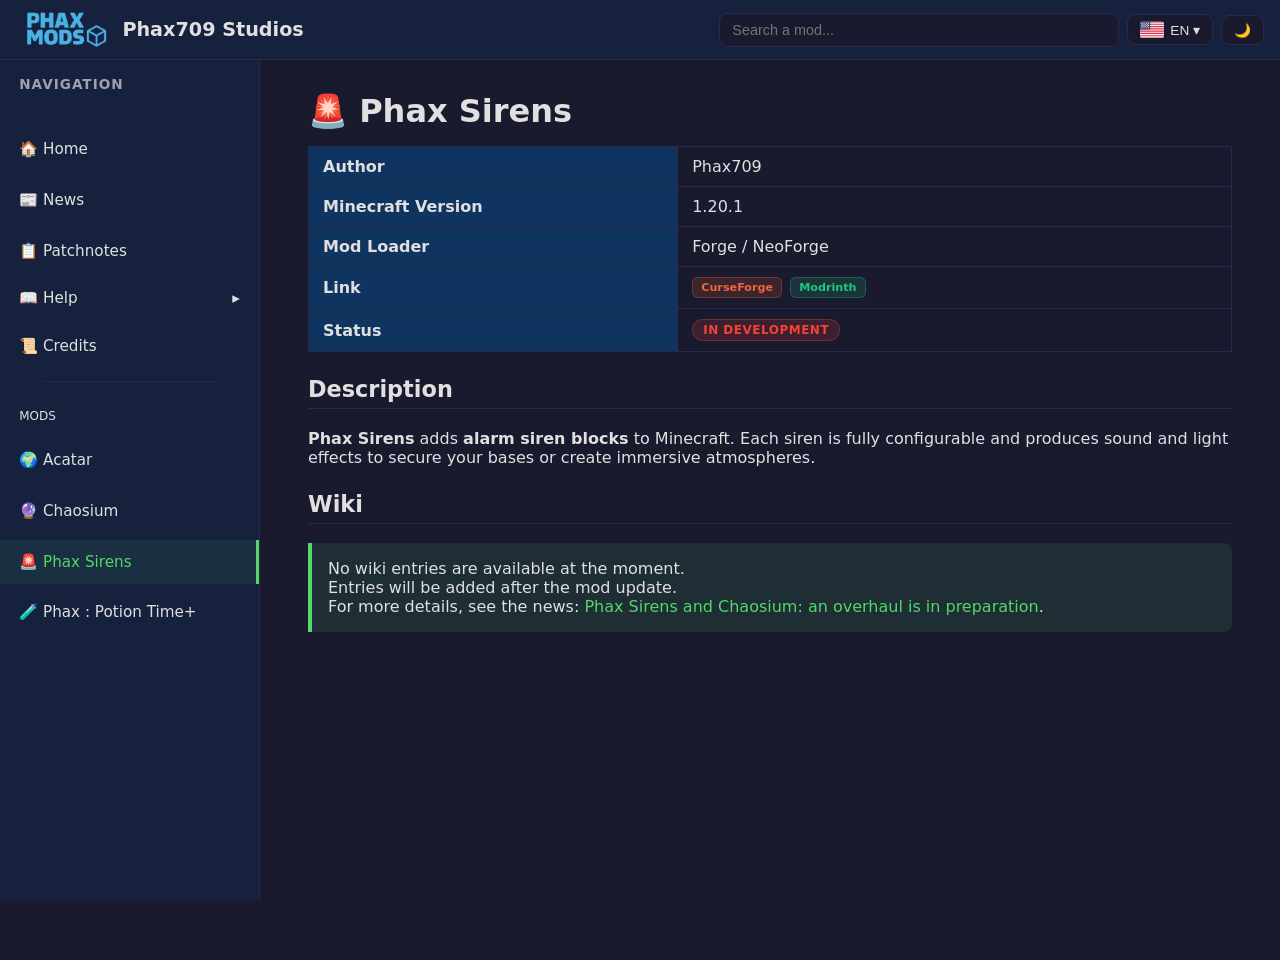
<file: pages/mods/phax-sirens.html>
<!DOCTYPE html>
<html lang="en">
<head>
  <meta charset="UTF-8">
  <meta name="viewport" content="width=device-width, initial-scale=1.0">
  <meta name="page-depth" content="2">
  <title>Phax Sirens: Minecraft Alarm Siren Mod | Phax709 Studios</title>
  <meta name="description" content="Add configurable alarm sirens to Minecraft with Phax Sirens, featuring sound alerts, lighting effects, and redstone activation.">
  <link rel="canonical" href="https://phax709.github.io/Phax-mods-wiki/pages/mods/phax-sirens.html">
  <meta property="og:type" content="website">
  <meta property="og:site_name" content="Phax709 Studios">
  <meta property="og:title" content="Phax Sirens: Minecraft Alarm Siren Mod | Phax709 Studios">
  <meta property="og:description" content="Add configurable alarm sirens to Minecraft with Phax Sirens, featuring sound alerts, lighting effects, and redstone activation.">
  <meta property="og:url" content="https://phax709.github.io/Phax-mods-wiki/pages/mods/phax-sirens.html">
  <meta property="og:image" content="https://phax709.github.io/Phax-mods-wiki/pages/images/ui/Phax%20mods%20detail.png">
  <meta property="og:image:alt" content="Logo Phax Mods de Phax709 Studios">
  <meta property="og:image:type" content="image/png">
  <meta property="og:image:width" content="1024">
  <meta property="og:image:height" content="1024">
  <meta property="og:locale" content="en_US">
  <meta name="twitter:card" content="summary_large_image">
  <meta name="twitter:title" content="Phax Sirens: Minecraft Alarm Siren Mod | Phax709 Studios">
  <meta name="twitter:description" content="Add configurable alarm sirens to Minecraft with Phax Sirens, featuring sound alerts, lighting effects, and redstone activation.">
  <meta name="twitter:image" content="https://phax709.github.io/Phax-mods-wiki/pages/images/ui/Phax%20mods%20detail.png">
  <meta name="twitter:image:alt" content="Logo Phax Mods de Phax709 Studios">
  <link rel="icon" href="../images/ui/Phax-mods-petit.ico" type="image/x-icon">
  <link rel="stylesheet" href="../../css/style.css">
</head>
<body>

  <header class="header">
    <button class="menu-btn" id="menuBtn" aria-label="Menu">
      <span></span><span></span><span></span>
    </button>
    <a href="../../index.html" class="header-logo"><img src="../images/ui/Phax mods detail.png" alt="Logo" class="header-logo-img"> Phax709 Studios</a>
    <div class="header-search">
      <input type="text" id="searchInput" placeholder="Rechercher un mod..." data-i18n-placeholder="search.placeholder" autocomplete="off">
      <div class="search-results" id="searchResults"></div>
    </div>
    <div class="lang-selector">
      <button class="lang-btn" id="langToggle" type="button" aria-label="Language" aria-expanded="false">🇺🇸 EN ▾</button>
      <div class="lang-dropdown" id="langDropdown"></div>
    </div>
    <div class="theme-selector">
      <button class="theme-btn" id="themeBtn" title="Thème">🌙</button>
      <div class="theme-dropdown" id="themeDropdown"></div>
    </div>
  </header>

  <nav class="sidebar" id="sidebar">
    <div class="sidebar-header"><h2 data-i18n="nav.navigation">Navigation</h2></div>
    <ul class="sidebar-nav">
      <li><a href="../../index.html">🏠 <span data-i18n="nav.home">Accueil</span></a></li>
      <li><a href="../news.html">📰 <span data-i18n="nav.news">News</span></a></li>
      <li><a href="../patchnotes.html">📋 <span class="i18n-pending-label" data-i18n="nav.patchnotes">Patchnotes</span></a></li>
      <li>
        <button class="sidebar-toggle">📖 <span data-i18n="nav.guide">Assistance</span></button>
        <ul class="sidebar-sub">
          <li><a href="../guide/installation.html" data-i18n="nav.installation">Installation de mods</a></li>
          <li><a href="../guide/contribuer.html" data-i18n="nav.support">Discord & Contact</a></li>
        </ul>
      </li>
      <li><a href="../credits.html">📜 <span data-i18n="nav.credits">Crédits</span></a></li>
      <li class="sidebar-divider"><hr></li>
      <li class="sidebar-section-title" data-i18n="nav.mods">Mods</li>
    </ul>
  </nav>

  <div class="overlay" id="overlay"></div>

  <main class="content">
    <h1>🚨 Phax Sirens</h1>

    <table class="mod-info-table" data-mod-id="phax-sirens">
      <tr><th data-i18n="mod.author">Auteur</th><td>Phax709</td></tr>
      <tr><th data-i18n="mod.version">Version Minecraft</th><td>1.20.1</td></tr>
      <tr><th data-i18n="mod.loader">Mod Loader</th><td>Forge / NeoForge</td></tr>
      <tr><th data-i18n="mod.link">Lien</th><td class="mod-link-cell">—</td></tr>
      <tr><th data-i18n="mod.status">Statut</th><td class="mod-status-cell"></td></tr>
    </table>

    <div class="mod-section">
      <h2 data-i18n="mod.description">Description</h2>
      <p data-i18n="sirens.desc"><strong>Phax Sirens</strong> ajoute des <strong>blocs de sirènes d'alarme</strong> à Minecraft. Chaque sirène est entièrement configurable et produit des effets sonores et lumineux pour sécuriser vos bases ou créer des ambiances immersives.</p>
    </div>

    <div class="mod-section">
      <h2 data-i18n="mod.wiki_title">Wiki</h2>
      <div class="tip">
        <p data-i18n="wiki.temporarily_unavailable">No wiki entries are available at the moment.</p>
        <p data-i18n="wiki.temporarily_unavailable_details">Entries will be added after the mod update.</p>
        <p data-i18n="wiki.temporarily_unavailable_news">For more details, see the news: <a href="../news.html">Phax Sirens and Chaosium: an overhaul is in preparation</a>.</p>
      </div>
    </div>
  </main>

  <!-- Modal -->
  <div class="modal-overlay" id="modalOverlay">
    <div class="modal-box">
      <button class="modal-close" id="modalClose">&times;</button>
      <h2 id="modalTitle"></h2>
      <span class="modal-date" id="modalDate"></span>
      <div class="modal-body" id="modalBody"></div>
    </div>
  </div>

  <script src="../../js/mods-registry.js"></script>
  <script src="../../js/theme.js"></script>
  <script src="../../js/i18n.js"></script>
  <script src="../../js/main.js"></script>
</body>
</html>
</file>
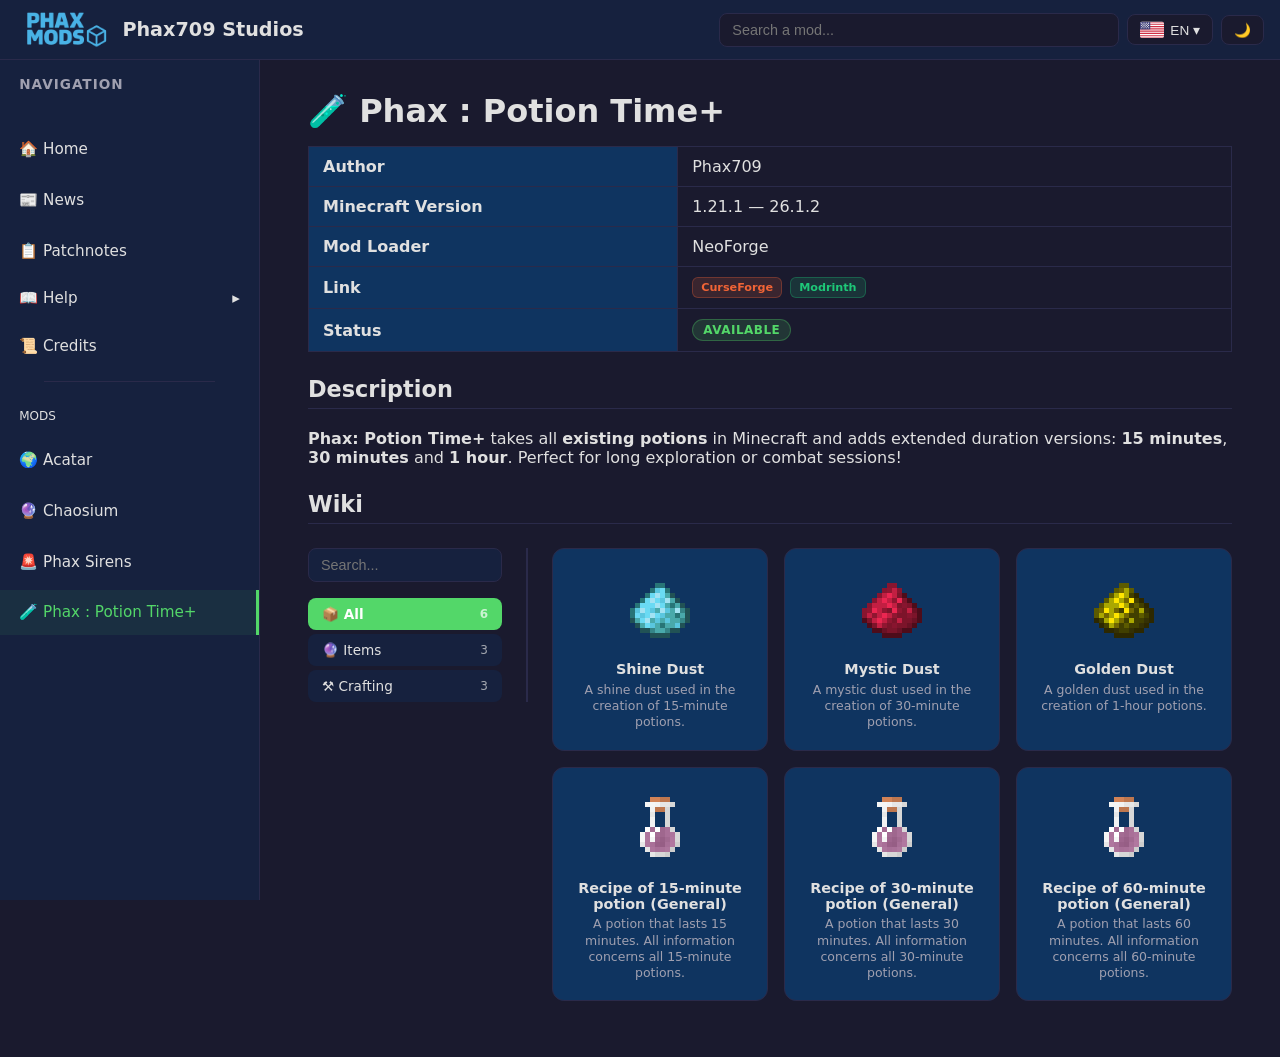
<file: pages/mods/potion-time-plus.html>
<!DOCTYPE html>
<html lang="en">
<head>
  <meta charset="UTF-8">
  <meta name="viewport" content="width=device-width, initial-scale=1.0">
  <meta name="page-depth" content="2">
  <title>Phax: Potion Time+: Minecraft Potion Mod | Phax709 Studios</title>
  <meta name="description" content="Extend Minecraft potion durations with Phax: Potion Time+, adding 15-minute, 30-minute, and 1-hour versions.">
  <link rel="canonical" href="https://phax709.github.io/Phax-mods-wiki/pages/mods/potion-time-plus.html">
  <meta property="og:type" content="website">
  <meta property="og:site_name" content="Phax709 Studios">
  <meta property="og:title" content="Phax: Potion Time+: Minecraft Potion Mod | Phax709 Studios">
  <meta property="og:description" content="Extend Minecraft potion durations with Phax: Potion Time+, adding 15-minute, 30-minute, and 1-hour versions.">
  <meta property="og:url" content="https://phax709.github.io/Phax-mods-wiki/pages/mods/potion-time-plus.html">
  <meta property="og:image" content="https://phax709.github.io/Phax-mods-wiki/pages/images/ui/Phax%20mods%20detail.png">
  <meta property="og:image:alt" content="Logo Phax Mods de Phax709 Studios">
  <meta property="og:image:type" content="image/png">
  <meta property="og:image:width" content="1024">
  <meta property="og:image:height" content="1024">
  <meta property="og:locale" content="en_US">
  <meta name="twitter:card" content="summary_large_image">
  <meta name="twitter:title" content="Phax: Potion Time+: Minecraft Potion Mod | Phax709 Studios">
  <meta name="twitter:description" content="Extend Minecraft potion durations with Phax: Potion Time+, adding 15-minute, 30-minute, and 1-hour versions.">
  <meta name="twitter:image" content="https://phax709.github.io/Phax-mods-wiki/pages/images/ui/Phax%20mods%20detail.png">
  <meta name="twitter:image:alt" content="Logo Phax Mods de Phax709 Studios">
  <link rel="icon" href="../images/ui/Phax-mods-petit.ico" type="image/x-icon">
  <link rel="stylesheet" href="../../css/style.css">
</head>
<body>

  <header class="header">
    <button class="menu-btn" id="menuBtn" aria-label="Menu">
      <span></span><span></span><span></span>
    </button>
    <a href="../../index.html" class="header-logo"><img src="../images/ui/Phax mods detail.png" alt="Logo" class="header-logo-img"> Phax709 Studios</a>
    <div class="header-search">
      <input type="text" id="searchInput" placeholder="Rechercher un mod..." data-i18n-placeholder="search.placeholder" autocomplete="off">
      <div class="search-results" id="searchResults"></div>
    </div>
    <div class="lang-selector">
      <button class="lang-btn" id="langToggle" type="button" aria-label="Language" aria-expanded="false">🇺🇸 EN ▾</button>
      <div class="lang-dropdown" id="langDropdown"></div>
    </div>
    <div class="theme-selector">
      <button class="theme-btn" id="themeBtn" title="Thème">🌙</button>
      <div class="theme-dropdown" id="themeDropdown"></div>
    </div>
  </header>

  <nav class="sidebar" id="sidebar">
    <div class="sidebar-header"><h2 data-i18n="nav.navigation">Navigation</h2></div>
    <ul class="sidebar-nav">
      <li><a href="../../index.html">🏠 <span data-i18n="nav.home">Accueil</span></a></li>
      <li><a href="../news.html">📰 <span data-i18n="nav.news">News</span></a></li>
      <li><a href="../patchnotes.html">📋 <span class="i18n-pending-label" data-i18n="nav.patchnotes">Patchnotes</span></a></li>
      <li>
        <button class="sidebar-toggle">📖 <span data-i18n="nav.guide">Assistance</span></button>
        <ul class="sidebar-sub">
          <li><a href="../guide/installation.html" data-i18n="nav.installation">Installation de mods</a></li>
          <li><a href="../guide/contribuer.html" data-i18n="nav.support">Discord & Contact</a></li>
        </ul>
      </li>
      <li><a href="../credits.html">📜 <span data-i18n="nav.credits">Crédits</span></a></li>
      <li class="sidebar-divider"><hr></li>
      <li class="sidebar-section-title" data-i18n="nav.mods">Mods</li>
    </ul>
  </nav>

  <div class="overlay" id="overlay"></div>

  <main class="content">
    <h1>🧪 Phax : Potion Time+</h1>

    <table class="mod-info-table" data-mod-id="potion-time-plus">
      <tr><th data-i18n="mod.author">Auteur</th><td>Phax709</td></tr>
      <tr><th data-i18n="mod.version">Version Minecraft</th><td>1.21.1 — 26.1.2</td></tr>
      <tr><th data-i18n="mod.loader">Mod Loader</th><td>NeoForge</td></tr>
      <tr><th data-i18n="mod.link">Lien</th><td class="mod-link-cell">—</td></tr>
      <tr><th data-i18n="mod.status">Statut</th><td class="mod-status-cell"></td></tr>
    </table>

    <div class="mod-section">
      <h2 data-i18n="mod.description">Description</h2>
      <p data-i18n="potion.desc"><strong>Phax : Potion Time+</strong> reprend toutes les <strong>potions existantes</strong> de Minecraft et les décline en versions à durée prolongée : <strong>15 minutes</strong>, <strong>30 minutes</strong> et <strong>1 heure</strong>. Idéal pour les longues sessions d'exploration ou de combat !</p>
    </div>

    <div class="mod-section">
      <h2 data-i18n="mod.wiki_title">Wiki</h2>
      <div id="wikiContainer"></div>
    </div>
  </main>

  <!-- Modal -->
  <div class="modal-overlay" id="modalOverlay">
    <div class="modal-box">
      <button class="modal-close" id="modalClose">&times;</button>
      <h2 id="modalTitle"></h2>
      <span class="modal-date" id="modalDate"></span>
      <div class="modal-body" id="modalBody"></div>
    </div>
  </div>

  <script src="../../js/mods-registry.js"></script>
  <script src="../../js/theme.js"></script>
  <script src="../../js/i18n.js"></script>
  <script src="../../js/main.js"></script>
  <script src="../../js/wiki-renderer.js"></script>
  <script>initWiki('phax-potion-time-plus');</script>
</body>
</html>
</file>
<file: css/style.css>
/* ===== Reset & Base ===== */
.i18n-pending-label {
  visibility: hidden;
}

*, *::before, *::after {
  margin: 0;
  padding: 0;
  box-sizing: border-box;
}

:root {
  --header-h: 60px;
  --sidebar-w: 260px;
}

/* ===== Themes ===== */

/* Sombre (default) */
[data-theme="dark"], :root {
  --bg: #1a1a2e;
  --bg-light: #16213e;
  --bg-card: #0f3460;
  --accent: #53d769;
  --accent-hover: #3fbf55;
  --text: #e0e0e0;
  --text-muted: #a0a0b0;
  --border: #2a2a4a;
}

/* Ice Spikes */
[data-theme="ice-spikes"] {
  --bg: #d9eaff;
  --bg-light: #c7ddff;
  --bg-card: #b2cef0;
  --accent: #4a8cff;
  --accent-hover: #6fa7ff;
  --text: #102a43;
  --text-muted: #54709a;
  --border: #7b9dd0;
}

/* Océan */
[data-theme="ocean"] {
  --bg: #0b1929;
  --bg-light: #0d2137;
  --bg-card: #12344d;
  --accent: #29b6f6;
  --accent-hover: #0288d1;
  --text: #d0e8f5;
  --text-muted: #7ea8c4;
  --border: #1a3a5c;
}

/* Redstone */
[data-theme="redstone"] {
  --bg: #4b4b4b;
  --bg-light: #353535;
  --bg-card: #424242;
  --accent: #b83f3a;
  --accent-hover: #d05249;
  --text: #eeeae4;
  --text-muted: #bdbdbd;
  --border: #643b37;
}

/* Lush Cave + Amethyst */
[data-theme="lush-cave"] {
  --bg: #0f1f16;
  --bg-light: #19322a;
  --bg-card: #243e30;
  --accent: #a36af3;
  --accent-hover: #a67ced;
  --text: #e8e4f2;
  --text-muted: #a8a0b8;
  --border: #2d4738;
}

/* Deep Dark */
[data-theme="deep-dark"] {
  --bg: #071217;
  --bg-light: #0d1b27;
  --bg-card: #152535;
  --accent: #4a8fcf;
  --accent-hover: #6f7ed6;
  --text: #e4edf8;
  --text-muted: #8fa2b3;
  --border: #213248;
}

/* Nether */
[data-theme="nether"] {
  --bg: #1a0a0a;
  --bg-light: #2d1111;
  --bg-card: #4a1a1a;
  --accent: #ff6f00;
  --accent-hover: #e65100;
  --text: #f5d0b0;
  --text-muted: #b08060;
  --border: #5a2020;
}

/* End */
[data-theme="end"] {
  --bg: #0d0a1a;
  --bg-light: #150f2e;
  --bg-card: #231845;
  --accent: #ce93d8;
  --accent-hover: #ab47bc;
  --text: #e0d0f0;
  --text-muted: #9080b0;
  --border: #30204a;
}

html {
  font-size: 16px;
  scroll-behavior: smooth;
  scrollbar-color: var(--accent) var(--bg-light);
  scrollbar-width: thin;
}

/* Webkit scrollbar (Chrome, Edge, Safari) */
::-webkit-scrollbar {
  width: 10px;
  height: 10px;
}

::-webkit-scrollbar-track {
  background: var(--bg-light);
}

::-webkit-scrollbar-thumb {
  background: var(--accent);
  border-radius: 6px;
  border: 2px solid var(--bg-light);
}

::-webkit-scrollbar-thumb:hover {
  background: var(--accent-hover);
}

::-webkit-scrollbar-corner {
  background: var(--bg-light);
}

body {
  font-family: 'Segoe UI', system-ui, -apple-system, sans-serif;
  background: var(--bg);
  color: var(--text);
  min-height: 100vh;
}

a {
  color: var(--accent);
  text-decoration: none;
}

a:hover {
  color: var(--accent-hover);
}

code {
  background: var(--bg-light);
  padding: 2px 6px;
  border-radius: 4px;
  font-size: 0.9em;
}

/* ===== Header ===== */
.header {
  position: fixed;
  top: 0;
  left: 0;
  right: 0;
  height: var(--header-h);
  background: var(--bg-light);
  border-bottom: 1px solid var(--border);
  display: flex;
  align-items: center;
  padding: 0 1rem;
  gap: 0.5rem;
  z-index: 100;
  overflow: visible;
}

.header-logo {
  font-size: 1.2rem;
  font-weight: 700;
  color: var(--text);
  white-space: nowrap;
  display: flex;
  align-items: center;
  gap: 0.4rem;
  min-width: 0;
  flex-shrink: 1;
  overflow: hidden;
}

.header-logo-img {
  height: 100px;
  width: auto;
  vertical-align: middle;
}

.header-logo:hover {
  color: var(--accent);
}

/* Menu burger */
.menu-btn {
  display: none;
  flex-direction: column;
  justify-content: center;
  gap: 5px;
  background: none;
  border: none;
  cursor: pointer;
  padding: 4px;
}

.menu-btn span {
  display: block;
  width: 24px;
  height: 2px;
  background: var(--text);
  border-radius: 2px;
  transition: transform 0.3s, opacity 0.3s;
}

.menu-btn.active span:nth-child(1) {
  transform: rotate(45deg) translate(5px, 5px);
}

.menu-btn.active span:nth-child(2) {
  opacity: 0;
}

.menu-btn.active span:nth-child(3) {
  transform: rotate(-45deg) translate(5px, -5px);
}

/* Search */
.header-search {
  flex: 1;
  max-width: 400px;
  position: relative;
  margin-left: auto;
}

.header-search input {
  width: 100%;
  padding: 8px 12px;
  border: 1px solid var(--border);
  border-radius: 8px;
  background: var(--bg);
  color: var(--text);
  font-size: 0.9rem;
  outline: none;
  transition: border-color 0.2s;
}

.header-search input:focus {
  border-color: var(--accent);
}

/* Mobile search — hidden on desktop */
.mobile-search-btn {
  display: none;
}

.search-overlay {
  display: none;
}

.search-results {
  position: absolute;
  top: calc(100% + 4px);
  left: 0;
  right: 0;
  background: var(--bg-light);
  border: 1px solid var(--border);
  border-radius: 8px;
  max-height: 300px;
  overflow-y: auto;
  display: none;
  z-index: 200;
}

.search-results.visible {
  display: block;
}

.search-results a {
  display: block;
  padding: 10px 14px;
  color: var(--text);
  border-bottom: 1px solid var(--border);
}

.search-results a:last-child {
  border-bottom: none;
}

.search-results a:hover {
  background: var(--bg-card);
}

.search-results .no-result {
  padding: 10px 14px;
  color: var(--text-muted);
}

.search-divider {
  height: 1px;
  background: var(--border);
  margin: 4px 0;
}

.search-page-actions {
  margin: 1.25rem 0 1.75rem;
}

.search-page-actions a {
  display: inline-flex;
  align-items: center;
  gap: 0.5rem;
  padding: 0.65rem 1rem;
  color: var(--text);
  background: var(--bg-card);
  border: 1px solid var(--border);
  border-radius: 8px;
  font-weight: 600;
  text-decoration: none;
  transition: background 0.2s, border-color 0.2s, transform 0.2s;
}

.search-page-actions a::before {
  content: "←";
  color: var(--accent);
  font-size: 1.1em;
}

.search-page-actions a:hover {
  color: var(--text);
  background: var(--bg-light);
  border-color: var(--accent);
  transform: translateY(-1px);
}

.search-page-results {
  display: grid;
  gap: 0.75rem;
}

.search-result-row {
  display: flex;
  align-items: flex-start;
  gap: 1rem;
  padding: 1rem;
  color: var(--text);
  background: var(--bg-card);
  border: 1px solid var(--border);
  border-radius: 10px;
  transition: border-color 0.2s, transform 0.2s;
}

.search-result-row:hover {
  color: var(--text);
  border-color: var(--accent);
  transform: translateY(-2px);
}

.search-result-image {
  flex: 0 0 88px;
  width: 88px;
  height: 88px;
  border-radius: 6px;
  background: var(--bg);
}

.search-result-image-frame {
  display: grid;
  place-items: center;
  overflow: hidden;
}

.search-result-image-stage {
  display: grid;
  place-items: center;
  width: 100%;
  height: 100%;
}

.search-result-frame {
  display: block;
  width: 100%;
  height: 100%;
  object-fit: contain;
}

.search-result-sprite,
.search-result-pixel-art {
  image-rendering: pixelated;
}

.search-result-image-placeholder {
  display: grid;
  place-items: center;
  color: var(--text-muted);
}

.search-result-mod-icon {
  display: grid;
  place-items: center;
  font-size: 2.5rem;
}

.search-result-content {
  display: block;
  min-width: 0;
  flex: 1;
}

.search-result-heading {
  display: flex;
  flex-wrap: wrap;
  align-items: baseline;
  justify-content: space-between;
  gap: 0.25rem 1rem;
}

.search-result-heading strong {
  font-size: 1.05rem;
}

.search-result-heading small,
.search-result-description {
  color: var(--text-muted);
}

.search-result-heading .search-result-mod-badge {
  padding: 0.2rem 0.55rem;
  color: var(--accent);
  background: rgba(var(--accent-rgb, 100,100,255), 0.12);
  border: 1px solid rgba(var(--accent-rgb, 100,100,255), 0.35);
  border-radius: 999px;
  font-size: 0.78rem;
  font-weight: 600;
}

.search-result-category {
  display: block;
  margin-top: 0.3rem;
  color: var(--text-muted);
  font-size: 0.85rem;
}

.search-result-description {
  display: block;
  margin-top: 0.4rem;
  line-height: 1.5;
}

.search-page-empty {
  padding: 1rem;
  color: var(--text-muted);
  background: var(--bg-card);
  border-radius: 8px;
}

/* Language selector */
.lang-selector {
  position: relative;
  flex-shrink: 0;
}

.lang-btn {
  display: inline-flex;
  align-items: center;
  gap: 6px;
  background: var(--bg);
  border: 1px solid var(--border);
  color: var(--text);
  padding: 6px 12px;
  border-radius: 8px;
  cursor: pointer;
  font-size: 0.85rem;
  white-space: nowrap;
  transition: border-color 0.2s, background 0.2s;
}

.lang-btn:hover {
  border-color: var(--accent);
  background: var(--bg-card);
}

.lang-dropdown {
  display: none;
  position: absolute;
  top: calc(100% + 6px);
  right: 0;
  background: var(--bg-light);
  border: 1px solid var(--border);
  border-radius: 8px;
  min-width: 190px;
  z-index: 300;
  overflow: hidden;
}

.lang-dropdown.visible {
  display: block;
}

.lang-dropdown button {
  display: flex;
  align-items: center;
  gap: 8px;
  width: 100%;
  padding: 10px 14px;
  background: none;
  border: none;
  color: var(--text);
  font-size: 0.9rem;
  cursor: pointer;
  text-align: left;
  transition: background 0.2s;
  font-family: inherit;
}

.lang-dropdown button:hover {
  background: var(--bg-card);
}

.lang-dropdown button.active {
  color: var(--accent);
  font-weight: 600;
}

.lang-flag {
  display: block;
  width: 24px;
  height: 17px;
  flex: 0 0 auto;
  object-fit: cover;
  border-radius: 2px;
}

/* Theme selector */
.theme-selector {
  position: relative;
}

.theme-btn {
  background: var(--bg);
  border: 1px solid var(--border);
  color: var(--text);
  padding: 6px 12px;
  border-radius: 8px;
  cursor: pointer;
  font-size: 0.85rem;
  white-space: nowrap;
  transition: border-color 0.2s, background 0.2s;
}

.theme-btn:hover {
  border-color: var(--accent);
  background: var(--bg-card);
}

.theme-dropdown {
  display: none;
  position: absolute;
  top: calc(100% + 6px);
  right: 0;
  background: var(--bg-light);
  border: 1px solid var(--border);
  border-radius: 8px;
  min-width: 160px;
  z-index: 300;
  overflow: hidden;
}

.theme-dropdown.visible {
  display: block;
}

.theme-dropdown button {
  display: flex;
  align-items: center;
  gap: 8px;
  width: 100%;
  padding: 10px 14px;
  background: none;
  border: none;
  color: var(--text);
  font-size: 0.9rem;
  cursor: pointer;
  text-align: left;
  transition: background 0.2s;
  font-family: inherit;
}

.theme-dropdown button:hover {
  background: var(--bg-card);
}

.theme-dropdown button.active {
  color: var(--accent);
  font-weight: 600;
}

/* ===== Sidebar ===== */
.sidebar {
  position: fixed;
  top: var(--header-h);
  left: 0;
  bottom: 0;
  width: var(--sidebar-w);
  background: var(--bg-light);
  border-right: 1px solid var(--border);
  overflow-y: auto;
  z-index: 90;
  transition: transform 0.3s ease;
}

.sidebar-header {
  padding: 1rem 1.2rem 0.5rem;
}

.sidebar-header h2 {
  font-size: 0.85rem;
  text-transform: uppercase;
  letter-spacing: 1px;
  color: var(--text-muted);
}

.sidebar-nav {
  list-style: none;
  padding: 0.5rem 0;
}

.sidebar-nav > li > a,
.sidebar-nav > li > button {
  display: block;
  width: 100%;
  padding: 10px 1.2rem;
  color: var(--text);
  font-size: 0.95rem;
  border: none;
  background: none;
  text-align: left;
  cursor: pointer;
  transition: background 0.2s;
}

.sidebar-nav > li > a:hover,
.sidebar-nav > li > button:hover {
  background: var(--bg-card);
}

.sidebar-nav > li > a.active {
  color: var(--accent);
  background: rgba(83, 215, 105, 0.08);
  border-right: 3px solid var(--accent);
}

.sidebar-section-title {
  padding: 12px 1.2rem 6px;
  font-size: 0.75rem;
  text-transform: uppercase;
}

.sidebar-divider {
  padding: 0.4rem 2.5rem;
  pointer-events: none;
}

.sidebar-divider hr {
  border: none;
  border-top: 1px solid var(--border);
  width: 95%;
  margin: 0 auto;
}

.sidebar-toggle {
  font-family: inherit;
  font-size: 0.95rem !important;
  color: var(--text) !important;
}

.sidebar-toggle::after {
  content: '▸';
  float: right;
  transition: transform 0.2s;
}

.sidebar-toggle.open::after {
  transform: rotate(90deg);
}

.sidebar-sub {
  list-style: none;
  max-height: 0;
  overflow: hidden;
  transition: max-height 0.3s ease;
}

.sidebar-sub.open {
  max-height: 500px;
}

.sidebar-sub a {
  display: block;
  padding: 8px 1.2rem 8px 2.4rem;
  color: var(--text-muted);
  font-size: 0.9rem;
  transition: color 0.2s, background 0.2s;
}

.sidebar-sub a:hover {
  color: var(--text);
  background: var(--bg-card);
}

/* Overlay */
.overlay {
  display: none;
  position: fixed;
  inset: 0;
  background: rgba(0, 0, 0, 0.5);
  z-index: 80;
}

.overlay.visible {
  display: block;
}

/* ===== Content ===== */
.content {
  margin-left: var(--sidebar-w);
  margin-top: var(--header-h);
  padding: 2rem 3rem;
}

/* Hero */
.hero {
  margin-bottom: 2rem;
}

.hero h1 {
  font-size: 2rem;
  margin-bottom: 0.5rem;
}

.hero p {
  font-size: 1.1rem;
  color: var(--text-muted);
  line-height: 1.6;
}

/* Cards */
.card-grid {
  display: grid;
  grid-template-columns: repeat(auto-fill, minmax(240px, 1fr));
  gap: 1rem;
  margin-top: 1rem;
}

.card {
  display: block;
  background: var(--bg-card);
  border: 1px solid var(--border);
  border-radius: 12px;
  padding: 1.5rem;
  text-align: center;
  color: var(--text);
  transition: transform 0.2s, border-color 0.2s;
}

.card:hover {
  transform: translateY(-4px);
  border-color: var(--accent);
  color: var(--text);
}

.card-icon {
  font-size: 2.5rem;
  margin-bottom: 0.5rem;
}

.card h3 {
  margin-bottom: 0.3rem;
}

.card p {
  font-size: 0.85rem;
  color: var(--text-muted);
}

.support-card-grid .card {
  display: flex;
  flex-direction: column;
  justify-content: center;
  height: 11rem;
  min-height: 11rem;
  padding: 0.75rem;
}

.support-card-grid .card-icon {
  font-size: 1.8rem;
}

.support-card-grid .card h3 {
  font-size: 1rem;
}

.support-card-grid .card p {
  font-size: 0.75rem;
  line-height: 1.3;
}

.support-page-title {
  border-bottom: 1px solid var(--border);
  padding-bottom: 0.4rem;
  margin-bottom: 0.5rem;
}

.support-page-intro {
  margin-top: 0;
  margin-bottom: 2rem;
}

.support-mods-title,
.support-website-section > h2 {
  margin-bottom: 0.5rem;
}

.support-website-intro {
  margin-top: 0;
  margin-bottom: 1rem;
}

.support-website-section {
  margin-top: 2rem;
}

/* Sections */
.categories,
.quick-start,
.status-section {
  margin-bottom: 2rem;
}

/* Section separator */
.categories,
.status-section,
.news-section-home,
.quick-start {
  padding-bottom: 2rem;
  border-bottom: 1px solid var(--border);
}

h2 {
  font-size: 1.4rem;
  margin-bottom: 1.2rem;
}

ol, ul {
  padding-left: 1.5rem;
}

li {
  margin-bottom: 0.4rem;
  line-height: 1.6;
}

/* Utility: list without bullet for inline descriptions */
.no-bullet {
  list-style: none;
  padding-left: 0;
  margin: 0.25rem 0;
}
.no-bullet li {
  margin-left: 0;
}

/* ===== Mod page specific ===== */
.mod-info-table {
  width: 100%;
  border-collapse: collapse;
  margin: 1rem 0;
}

.mod-info-table th,
.mod-info-table td {
  padding: 10px 14px;
  border: 1px solid var(--border);
  text-align: left;
}

.mod-info-table th {
  background: var(--bg-card);
  width: 40%;
}

.mod-section {
  margin: 1.5rem 0;
}

.mod-section h2 {
  border-bottom: 1px solid var(--border);
  padding-bottom: 0.4rem;
}

.tip {
  background: rgba(83, 215, 105, 0.1);
  border-left: 4px solid var(--accent);
  padding: 1rem;
  border-radius: 0 8px 8px 0;
  margin: 1rem 0;
}

.warning {
  background: rgba(255, 193, 7, 0.1);
  border-left: 4px solid #ffc107;
  padding: 1rem;
  border-radius: 0 8px 8px 0;
  margin: 1rem 0;
}

/* ===== Mod status badges ===== */
.mod-status {
  display: inline-block;
  padding: 3px 10px;
  border-radius: 12px;
  font-size: 0.75rem;
  font-weight: 600;
  text-transform: uppercase;
  letter-spacing: 0.5px;
  vertical-align: middle;
  white-space: nowrap;
}

.mod-status.status-available {
  background: rgba(83, 215, 105, 0.15);
  color: #53d769;
  border: 1px solid rgba(83, 215, 105, 0.3);
}

.mod-status.status-beta {
  background: rgba(255, 193, 7, 0.15);
  color: #ffc107;
  border: 1px solid rgba(255, 193, 7, 0.3);
}

.mod-status.status-development {
  background: rgba(244, 67, 54, 0.15);
  color: #f44336;
  border: 1px solid rgba(244, 67, 54, 0.3);
}

.mod-status.clickable:hover {
  filter: brightness(1.3);
  transform: scale(1.05);
  transition: filter 0.2s, transform 0.2s;
}

.mods-status-bar .status-item.clickable:hover {
  border-color: var(--accent);
  transition: border-color 0.2s;
}

/* Mod link badges (CurseForge, Modrinth, Wiki) */
.mod-link-badges {
  display: flex;
  gap: 8px;
  flex-wrap: wrap;
  align-items: center;
}

.mod-link-badge {
  display: inline-block;
  padding: 3px 8px;
  border-radius: 6px;
  font-size: 0.7rem;
  font-weight: 600;
  text-decoration: none;
  transition: filter 0.2s, transform 0.15s;
  white-space: nowrap;
}

.mod-link-badge:hover {
  filter: brightness(1.2);
  transform: scale(1.05);
}

.badge-disabled {
  opacity: 0.4;
  cursor: not-allowed;
  pointer-events: none;
}

.curseforge-badge {
  background: rgba(241, 100, 54, 0.15);
  color: #f16436;
  border: 1px solid rgba(241, 100, 54, 0.3);
}

.modrinth-badge {
  background: rgba(30, 200, 120, 0.15);
  color: #1ec878;
  border: 1px solid rgba(30, 200, 120, 0.3);
}

.wiki-badge {
  background: rgba(100, 181, 246, 0.15);
  color: #64b5f6;
  border: 1px solid rgba(100, 181, 246, 0.3);
}

/* Card link badges on homepage */
.card-link-badges {
  display: flex;
  gap: 6px;
  flex-wrap: nowrap;
  margin-top: 0.8rem;
  justify-content: center;
  align-items: center;
}

/* Status bar on homepage */
.mods-status-bar {
  display: grid;
  grid-template-columns: repeat(auto-fill, minmax(240px, 1fr));
  gap: 0.8rem;
  margin-bottom: 1.5rem;
}

.mods-status-bar .status-item {
  display: flex;
  align-items: center;
  justify-content: space-between;
  gap: 8px;
  padding: 0.8rem 1.2rem;
  background: var(--bg-light);
  border: 1px solid var(--border);
  border-radius: 10px;
  font-size: 0.9rem;
  overflow: hidden;
}

.mods-status-bar .status-item .mod-status {
  white-space: normal;
  text-align: center;
  font-size: 0.75rem;
}

.mods-status-bar .status-item strong {
  color: var(--text);
}

/* Progress bar in modal */
.progress-section {
  margin-bottom: 1.2rem;
}

.progress-heading {
  display: flex;
  align-items: center;
  gap: 0.4rem;
}

.progress-label,
.features-label {
  font-weight: 700;
  font-size: 0.9rem;
  color: var(--text);
  margin-bottom: 0.5rem;
}

.progress-info-toggle {
  display: inline-flex;
  align-items: center;
  justify-content: center;
  min-height: 1.5rem;
  margin-bottom: 0.5rem;
  padding: 0 0.5rem;
  border: 1px solid var(--border);
  border-radius: 0.4rem;
  background: var(--bg);
  color: var(--text-muted);
  font: inherit;
  font-size: 0.75rem;
  line-height: 1;
  cursor: pointer;
}

.progress-info-toggle:hover,
.progress-info-toggle:focus-visible {
  border-color: var(--accent);
  color: var(--accent);
}

.progress-info {
  margin: 0 0 0.75rem;
  padding: 0.65rem 0.75rem;
  border-left: 3px solid var(--accent);
  border-radius: 4px;
  background: var(--bg);
  color: var(--text-muted);
  font-size: 0.85rem;
  line-height: 1.5;
}

.progress-bar-container {
  width: 100%;
  height: 28px;
  background: var(--bg);
  border: 1px solid var(--border);
  border-radius: 14px;
  overflow: hidden;
  position: relative;
}

.progress-bar {
  height: 100%;
  background: linear-gradient(90deg, var(--accent), var(--accent-hover, var(--accent)));
  border-radius: 14px;
  display: flex;
  align-items: center;
  justify-content: center;
  transition: width 0.6s ease;
  min-width: 2.5rem;
}

.progress-text {
  font-size: 0.8rem;
  font-weight: 700;
  color: #fff;
  text-shadow: 0 1px 2px rgba(0,0,0,0.3);
}

/* Features list in modal */
.features-section {
  margin-top: 1rem;
}

.features-list {
  list-style: none;
  padding: 0;
  margin: 0;
}

.features-list li {
  padding: 6px 0;
  font-size: 0.9rem;
  border-bottom: 1px solid var(--border);
}

.features-list li:last-child {
  border-bottom: none;
}

.features-list .feature-item {
  display: flex;
  align-items: center;
  justify-content: space-between;
  gap: 0.75rem;
}

.feature-item-text {
  min-width: 0;
}

.feature-status-badge {
  flex: 0 0 auto;
  padding: 0.2rem 0.55rem;
  border: 1px solid transparent;
  border-radius: 999px;
  font-size: 0.72rem;
  font-weight: 600;
  line-height: 1.35;
  white-space: nowrap;
}

.feature-status-complete {
  border-color: #22c55e;
  background: rgba(22, 101, 52, 0.92);
  color: #fff;
}

.feature-status-in_progress {
  border-color: #fac94e;
  background: rgba(204, 168, 84, 0.92);
  color: #fff;
}

.feature-status-not_started {
  border-color: #94a3b8;
  background: rgba(71, 85, 105, 0.92);
  color: #fff;
}

@media (max-width: 480px) {
  .features-list .feature-item {
    align-items: flex-start;
  }

  .feature-status-badge {
    white-space: normal;
    text-align: center;
  }
}

/* ===== News ===== */

/* News slider */
.news-slider-wrapper {
  position: relative;
  overflow: hidden;
  margin-bottom: 1rem;
}

.news-slider {
  display: flex;
  transition: transform 0.4s ease;
}

.news-slide {
  min-width: 100%;
  box-sizing: border-box;
  background: var(--bg-light);
  border: 1px solid var(--border);
  border-left: 4px solid var(--accent);
  border-radius: 12px;
  padding: 1.2rem 1.5rem;
  cursor: pointer;
  user-select: none;
  transition: border-color 0.2s;
  position: relative;
  overflow: hidden;
  display: flex;
  align-items: center;
}

.news-slide.has-image {
  gap: 1.2rem;
}

.news-slide-img {
  width: 200px;
  height: 130px;
  object-fit: cover;
  border-radius: 8px;
  flex-shrink: 0;
}

.news-slide-img-wrap {
  display: flex;
  flex-direction: column;
  align-items: center;
  flex-shrink: 0;
}

.news-slide:hover {
  border-color: var(--accent);
}

.news-slide-header {
  flex: 1;
  display: flex;
  align-items: center;
  gap: 10px;
}

.news-slide-header .news-icon {
  font-size: 1.5rem;
}

.news-slide-header h3 {
  font-size: 1.1rem;
  color: var(--text);
  margin: 0;
}

.news-slide-date {
  font-size: 0.8rem;
  color: var(--text-muted);
  white-space: nowrap;
  margin-left: auto;
}

.news-slider-nav {
  display: flex;
  justify-content: center;
  align-items: center;
  gap: 1rem;
  margin-top: 0.8rem;
}

.news-slider-btn {
  background: var(--bg-card);
  border: 1px solid var(--border);
  color: var(--text);
  width: 36px;
  height: 36px;
  border-radius: 50%;
  cursor: pointer;
  font-size: 1rem;
  display: flex;
  align-items: center;
  justify-content: center;
  transition: background 0.2s, border-color 0.2s;
}

.news-slider-btn:hover {
  background: var(--bg-light);
  border-color: var(--accent);
}

.news-slider-dots {
  display: flex;
  gap: 6px;
}

.news-slider-dot {
  width: 10px;
  height: 10px;
  border-radius: 50%;
  background: var(--border);
  cursor: pointer;
  transition: background 0.2s;
  border: none;
}

.news-slider-dot.active {
  background: var(--accent);
}

/* ===== Modal (news + patchnotes) ===== */
.modal-overlay {
  display: none;
  position: fixed;
  inset: 0;
  background: rgba(0, 0, 0, 0.6);
  z-index: 500;
  align-items: center;
  justify-content: center;
  padding: 2rem;
}

.modal-overlay.visible {
  display: flex;
}

.modal-box {
  background: var(--bg-light);
  border: 1px solid var(--border);
  border-radius: 14px;
  padding: 2rem;
  max-width: 900px;
  width: min(100%, 900px);
  max-height: 80vh;
  overflow-y: auto;
  position: relative;
  animation: modalFadeIn 0.25s ease;
}

.modal-box .modal-body {
  overflow-x: auto;
  max-width: 100%;
}

.modal-box .modal-body table {
  width: 100%;
  min-width: 600px;
}

@keyframes modalFadeIn {
  from { opacity: 0; transform: translateY(-20px); }
  to { opacity: 1; transform: translateY(0); }
}

.modal-close {
  position: absolute;
  top: 1rem;
  right: 1rem;
  background: var(--bg-card);
  border: 1px solid var(--border);
  color: var(--text);
  width: 32px;
  height: 32px;
  border-radius: 50%;
  cursor: pointer;
  font-size: 1.1rem;
  display: flex;
  align-items: center;
  justify-content: center;
  transition: background 0.2s, border-color 0.2s;
  z-index: 1;
}

.modal-close:hover {
  background: var(--bg);
  border-color: var(--accent);
}

.modal-box h2 {
  margin-bottom: 0.3rem;
  font-size: 1.3rem;
  padding-right: 2rem;
}

.modal-box .modal-date {
  font-size: 0.8rem;
  color: var(--text-muted);
  margin-bottom: 1rem;
  display: block;
}

.modal-box .modal-body {
  color: var(--text-muted);
  line-height: 1.7;
  font-size: 0.95rem;
}

.modal-box .modal-body ul {
  padding-left: 1.5rem;
}

.modal-box .modal-body li {
  margin-bottom: 0.3rem;
}

.news-countdown {
  margin: 0 0 1.4rem;
  padding: 1rem 1.1rem;
  border: 1px solid var(--border);
  border-left: 4px solid var(--accent);
  border-radius: 12px;
  background: var(--bg);
}

.news-countdown-title {
  margin: 0 0 0.75rem;
  color: var(--text);
  font-size: 0.9rem;
}

.news-countdown-timer {
  display: grid;
  grid-template-columns: repeat(4, minmax(0, 1fr));
  gap: 0.75rem;
}

.news-countdown-timer[hidden] {
  display: none;
}

.news-countdown-unit {
  padding: 0.9rem 0.4rem 0.75rem;
  border: 1px solid var(--border);
  border-radius: 14px;
  background: rgba(0, 0, 0, 0.14);
  text-align: center;
}

.news-countdown-value,
.news-countdown-label {
  display: block;
}

.news-countdown-value {
  color: var(--text);
  font-size: clamp(1.5rem, 5vw, 2.7rem);
  font-variant-numeric: tabular-nums;
  font-weight: 700;
  line-height: 1.1;
}

.news-countdown-label {
  margin-top: 0.25rem;
  color: var(--text);
  font-size: 0.75rem;
}

.news-countdown-zone {
  margin: 1.2rem 0 1.4rem;
  color: var(--text-muted);
  font-size: 0.85rem;
}

.news-countdown-date-row {
  display: flex;
  align-items: center;
  justify-content: space-between;
  gap: 1rem;
  padding: 0.85rem 1rem;
  border-radius: 12px;
  background: rgba(255, 255, 255, 0.06);
}

.news-countdown-date-label {
  color: var(--text-muted);
  font-size: 0.9rem;
}

.news-countdown-date {
  color: var(--text);
  font-size: 0.9rem;
  text-align: right;
}

.news-countdown-status:empty {
  display: none;
}

.news-countdown-status {
  margin: 0.7rem 0 0;
  color: var(--text-muted);
  font-size: 0.85rem;
}

@media (max-width: 520px) {
  .news-countdown-timer {
    gap: 0.4rem;
  }

  .news-countdown-unit {
    padding: 0.75rem 0.2rem 0.65rem;
    border-radius: 10px;
  }

  .news-countdown-date-row {
    align-items: flex-start;
    flex-direction: column;
    gap: 0.35rem;
  }

  .news-countdown-date {
    text-align: left;
  }
}

.modal-news-img {
  display: block;
  max-width: 100%;
  max-height: 220px;
  object-fit: contain;
  border-radius: 10px;
  margin: 0 auto 0.3rem;
}

.modal-img-credit {
  display: block;
  text-align: center;
  font-size: 0.85rem;
  color: var(--text-muted);
  text-decoration: none;
  margin-bottom: 0.8rem;
}

.modal-img-credit:hover {
  color: var(--accent);
  text-decoration: underline;
}

.slide-img-credit {
  display: block;
  text-align: center;
  font-size: 0.85rem;
  color: var(--text-muted);
  text-decoration: none;
  margin-top: 0.3rem;
}

.slide-img-credit:hover {
  color: var(--accent);
  text-decoration: underline;
}

/* News card (full page) — keep for news archive page */
.news-card {
  background: var(--bg-light);
  border: 1px solid var(--border);
  border-left: 4px solid var(--accent); /* Barre d'accent sur le côté gauche */
  border-radius: 12px;
  padding: 1.2rem 1.5rem;
  margin-bottom: 1rem;
  cursor: pointer;
  transition: border-color 0.2s, box-shadow 0.2s;
  
  /* Transformation en conteneur horizontal */
  display: flex;
  align-items: center;
  gap: 1.2rem;
}

.news-card:hover {
  border-color: var(--accent);
}

/* Alignement de l'image à gauche avec taille fixe */
.news-card-img {
  width: 200px;
  height: 130px;
  object-fit: cover;
  border-radius: 8px;
  flex-shrink: 0;
}

.news-card-img-wrap {
  display: flex;
  flex-direction: column;
  align-items: center;
  flex-shrink: 0;
}

.news-card-header {
  flex: 1;
  display: flex;
  align-items: center;
  gap: 10px;
  user-select: none;
}

.news-card-header .news-icon {
  font-size: 1.5rem;
}

.news-card-header h3 {
  font-size: 1.1rem;
  color: var(--text);
  margin: 0;
}

.news-card-date {
  font-size: 0.8rem;
  color: var(--text-muted);
  white-space: nowrap;
  margin-left: auto;
}

.news-secret {
  position: relative;
  display: inline-block;
  padding: 0.05em 0.45em;
  color: #ff4545;
  font-weight: 800;
  letter-spacing: 0.06em;
  text-transform: uppercase;
  isolation: isolate;
}

.news-secret::before {
  content: "";
  position: absolute;
  z-index: -1;
  inset: 0;
  background: #171717;
  transform: rotate(-4deg);
}

.modal-body .news-secret.is-arriving {
  animation: news-secret-zoom-in 250ms cubic-bezier(0.2, 0.8, 0.25, 1) both;
}

.modal-body .news-secret.is-arriving::before {
  animation: news-secret-band-focus 250ms ease-out both;
}

@keyframes news-secret-zoom-in {
  from {
    transform: translate(var(--news-secret-start-x), var(--news-secret-start-y)) scale(8);
    opacity: 0.7;
  }
  to { transform: translate(0, 0) scale(1); opacity: 1; }
}

@keyframes news-secret-band-focus {
  from { filter: blur(7px); opacity: 0.4; }
  to { filter: blur(0); opacity: 1; }
}

@media (prefers-reduced-motion: reduce) {
  .modal-body .news-secret.is-arriving,
  .modal-body .news-secret.is-arriving::before {
    animation: none;
    filter: none;
  }
}

/* Patchnotes type badges */
.patch-type-badge {
  display: inline-block;
  padding: 2px 10px;
  border-radius: 12px;
  font-size: 0.7rem;
  font-weight: 700;
  text-transform: uppercase;
  letter-spacing: 0.5px;
  white-space: nowrap;
  vertical-align: middle;
  margin: 0 0.3em;
}
.patch-type-release {
  background: rgba(83, 215, 105, 0.15);
  color: #53d769;
  border: 1px solid rgba(83, 215, 105, 0.3);
}
.patch-type-beta {
  background: rgba(255, 193, 7, 0.15);
  color: #ffc107;
  border: 1px solid rgba(255, 193, 7, 0.3);
}
.patch-type-alpha {
  background: rgba(244, 67, 54, 0.15);
  color: #f44336;
  border: 1px solid rgba(244, 67, 54, 0.3);
}

/* Patchnote section headers (Ajout, Modification, Information, Attention) */
.patch-add { color: #53d769; }
.patch-fix { color: #f44336; }
.patch-info { color: #2196f3; }
.patch-warn { color: #ff9800; }

/* News badges */
.news-badge {
  display: inline-block;
  padding: 2px 10px;
  border-radius: 12px;
  font-size: 0.7rem;
  font-weight: 700;
  text-transform: uppercase;
  letter-spacing: 0.5px;
  white-space: nowrap;
  vertical-align: middle;
}

.news-badge-announcement {
  background: rgba(33, 150, 243, 0.15);
  color: #2196f3;
  border: 1px solid rgba(33, 150, 243, 0.3);
}

.news-badge-maintenance {
  background: rgba(255, 152, 0, 0.15);
  color: #ff9800;
  border: 1px solid rgba(255, 152, 0, 0.3);
}

.news-badge-urgent {
  background: rgba(244, 67, 54, 0.15);
  color: #f44336;
  border: 1px solid rgba(244, 67, 54, 0.3);
}

.news-badge-update {
  background: rgba(83, 215, 105, 0.15);
  color: #53d769;
  border: 1px solid rgba(83, 215, 105, 0.3);
}

.news-badge-event {
  background: rgba(206, 147, 216, 0.15);
  color: #ce93d8;
  border: 1px solid rgba(206, 147, 216, 0.3);
}

.news-badge-info {
  background: rgba(160, 160, 176, 0.15);
  color: #a0a0b0;
  border: 1px solid rgba(160, 160, 176, 0.3);
}

.news-section-home {
  margin-bottom: 2rem;
}

.news-section-home h2 {
  margin-bottom: 1.2rem;
}

.news-section-home .news-card {
  border-left: 4px solid var(--accent);
}

.news-see-all {
  display: inline-block;
  margin-top: 0.5rem;
  font-size: 0.9rem;
}

/* ===== Patchnotes ===== */
.patchnotes-filters {
  margin-bottom: 1.5rem;
  margin-top: 0.5rem;
}

/* Section divider */
.section-divider {
  border: none;
  border-top: 1px solid var(--border);
  margin: 1.2rem 0;
}

/* News filters */
.news-filters {
  display: flex;
  gap: 0.8rem;
  flex-wrap: wrap;
  margin-top: 1.2rem;
  margin-bottom: 0.5rem;
}

.news-filters select {
  padding: 8px 32px 8px 12px;
  border: 1px solid var(--border);
  border-radius: 8px;
  background: var(--bg-light);
  color: var(--text);
  font-size: 0.9rem;
  font-family: inherit;
  outline: none;
  cursor: pointer;
  transition: border-color 0.2s, box-shadow 0.2s;
  appearance: none;
  -webkit-appearance: none;
  background-image: url("data:image/svg+xml,%3Csvg xmlns='http://www.w3.org/2000/svg' width='12' height='12' viewBox='0 0 12 12'%3E%3Cpath fill='%23888' d='M6 8L1 3h10z'/%3E%3C/svg%3E");
  background-repeat: no-repeat;
  background-position: right 10px center;
}

.news-filters select:focus {
  border-color: var(--accent);
  box-shadow: 0 0 0 2px rgba(var(--accent-rgb, 100,100,255), 0.15);
}

.patch-search {
  width: 100%;
  padding: 10px 14px;
  border: 1px solid var(--border);
  border-radius: 8px;
  background: var(--bg-light);
  color: var(--text);
  font-size: 0.95rem;
  outline: none;
  margin-bottom: 0.8rem;
  transition: border-color 0.2s, box-shadow 0.2s;
  font-family: inherit;
}

.patch-search:focus {
  border-color: var(--accent);
  box-shadow: 0 0 0 2px rgba(var(--accent-rgb, 100,100,255), 0.15);
}

.patch-filter-row {
  display: flex;
  gap: 0.8rem;
  flex-wrap: wrap;
  margin-bottom: 0.5rem;
}

.patch-filter {
  padding: 8px 32px 8px 12px;
  border: 1px solid var(--border);
  border-radius: 8px;
  background: var(--bg-light);
  color: var(--text);
  font-size: 0.9rem;
  font-family: inherit;
  outline: none;
  cursor: pointer;
  transition: border-color 0.2s, box-shadow 0.2s;
  appearance: none;
  -webkit-appearance: none;
  background-image: url("data:image/svg+xml,%3Csvg xmlns='http://www.w3.org/2000/svg' width='12' height='12' viewBox='0 0 12 12'%3E%3Cpath fill='%23888' d='M6 8L1 3h10z'/%3E%3C/svg%3E");
  background-repeat: no-repeat;
  background-position: right 10px center;
}

.patch-filter:focus {
  border-color: var(--accent);
  box-shadow: 0 0 0 2px rgba(var(--accent-rgb, 100,100,255), 0.15);
}

.patch-filter option {
  background: var(--bg-light);
  color: var(--text);
}

.patch-mod-group {
  margin-bottom: 2rem;
}

.patch-mod-group h2 {
  font-size: 1.3rem;
  margin-bottom: 0.8rem;
  padding-bottom: 0.4rem;
  border-bottom: 1px solid var(--border);
}

.patch-entry {
  background: var(--bg-light);
  border: 1px solid var(--border);
  border-radius: 10px;
  padding: 1rem 1.2rem;
  margin-bottom: 0.8rem;
  cursor: pointer;
  transition: border-color 0.2s;
}

.patch-entry:hover {
  border-color: var(--accent);
}

.patch-entry-header {
  display: flex;
  align-items: center;
  gap: 10px;
  flex-wrap: wrap;
  margin-bottom: 0.5rem;
}

.patch-version {
  font-weight: 700;
  font-size: 1rem;
  color: var(--accent);
}

.patch-mod-name {
  font-weight: 700;
  font-size: 0.95rem;
  color: var(--text);
}

.patch-tag {
  display: inline-block;
  padding: 2px 8px;
  border-radius: 6px;
  font-size: 0.7rem;
  font-weight: 600;
  text-transform: uppercase;
  background: var(--bg-card);
  color: var(--text-muted);
  border: 1px solid var(--border);
}

.patch-date {
  font-size: 0.8rem;
  color: var(--text-muted);
  margin-left: auto;
}

.patch-changes {
  list-style: disc;
  padding-left: 1.5rem;
  color: var(--text-muted);
  font-size: 0.9rem;
}

.patch-changes li {
  margin-bottom: 0.3rem;
  line-height: 1.5;
}

.patch-no-result {
  color: var(--text-muted);
  font-style: italic;
  padding: 1rem 0;
}

/* ===== Credits page ===== */
.credits-section {
  margin-bottom: 1rem;
}

.credits-section h2 {
  font-size: 1.2rem;
  margin-bottom: 0.6rem;
}

.credits-section p {
  color: var(--text-muted);
  line-height: 1.7;
  margin-bottom: 0.5rem;
}

.credits-section ul {
  color: var(--text-muted);
  line-height: 1.7;
}

.credits-contact {
  opacity: 0.8;
  margin-top: 1.5rem;
  color: var(--text-muted);
}

/* ===== Wiki System ===== */

/* Wiki container — sidebar + main */
#wikiContainer {
  display: flex;
  gap: 1.5rem;
  margin-top: 1.5rem;
}

.wiki-loading {
  display: flex;
  flex: 1;
  min-height: 180px;
  align-items: center;
  justify-content: center;
  gap: 0.8rem;
}

.wiki-loading-spinner {
  width: 38px;
  height: 38px;
  border: 4px solid var(--border);
  border-top-color: var(--accent);
  border-radius: 50%;
  animation: wiki-loading-spin 0.75s linear infinite;
}

.wiki-loading-label {
  color: var(--text-muted);
  font-size: 0.95rem;
}

@keyframes wiki-loading-spin {
  to { transform: rotate(360deg); }
}

@media (prefers-reduced-motion: reduce) {
  .wiki-loading-spinner {
    animation: none;
  }
}

/* Sidebar categories (PC) */
.wiki-sidebar {
  width: 220px;
  flex-shrink: 0;
  position: sticky;
  top: calc(var(--header-h) + 1rem);
  align-self: flex-start;
  max-height: calc(100vh - var(--header-h) - 2rem);
  overflow-y: auto;
  border-right: 2px solid var(--border);
  padding-right: 1.5rem;
}

.wiki-search {
  width: 100%;
  padding: 8px 12px;
  border: 1px solid var(--border);
  border-radius: 8px;
  background: var(--bg-light);
  color: var(--text);
  font-size: 0.9rem;
  margin-bottom: 1rem;
  outline: none;
}

.wiki-search:focus {
  border-color: var(--accent);
}

.wiki-categories {
  display: flex;
  flex-direction: column;
  gap: 4px;
}

.wiki-cat-btn {
  display: flex;
  align-items: center;
  gap: 8px;
  width: 100%;
  padding: 8px 14px;
  border: none;
  border-radius: 8px;
  background: var(--bg-light);
  color: var(--text);
  font-size: 0.85rem;
  font-family: inherit;
  cursor: pointer;
  text-align: left;
  transition: background 0.2s, color 0.2s;
}

.wiki-cat-btn:hover {
  background: var(--bg-card);
}

.wiki-cat-btn.active {
  background: var(--accent);
  color: #fff;
  font-weight: 600;
}

.wiki-cat-count {
  margin-left: auto;
  font-size: 0.75rem;
  opacity: 0.7;
}

.wiki-cat-select {
  display: none;
}

/* Main grid area */
.wiki-main {
  flex: 1;
  min-width: 0;
}

.wiki-grid {
  display: grid;
  grid-template-columns: repeat(3, 1fr);
  gap: 1rem;
}

.wiki-empty {
  color: var(--text-muted);
  text-align: center;
  padding: 2rem 0;
}

/* Wiki card */
.wiki-card {
  background: var(--bg-card);
  border: 1px solid var(--border);
  border-radius: 12px;
  padding: 1.2rem;
  cursor: pointer;
  transition: transform 0.2s, border-color 0.2s;
  text-align: center;
}

.wiki-card:hover {
  transform: translateY(-3px);
  border-color: var(--accent);
}

.wiki-card-images {
  display: flex;
  justify-content: center;
  gap: 8px;
  margin-bottom: 0.8rem;
  min-height: 80px;
  align-items: center;
}

.wiki-card-images img {
  width: 80px;
  height: 80px;
  object-fit: contain;
  image-rendering: pixelated;
  border-radius: 4px;
}

.wiki-card-name {
  font-size: 0.9rem;
  font-weight: 600;
  color: var(--text);
  margin-bottom: 0.3rem;
}

.wiki-card-desc {
  font-size: 0.78rem;
  color: var(--text-muted);
  line-height: 1.3;
}

/* Wiki modal extras */
.wiki-modal-images {
  display: flex;
  justify-content: center;
  gap: 12px;
  margin-bottom: 1rem;
}

.wiki-modal-images img {
  width: 132px;
  height: 132px;
  object-fit: contain;
  image-rendering: pixelated;
  border-radius: 6px;
}

.wiki-image-switcher {
  display: flex;
  flex-direction: column;
  align-items: center;
  gap: 0.35rem;
}

.wiki-image-switcher-stage {
  display: flex;
  justify-content: center;
  align-items: center;
}

.wiki-image-switcher-image {
  width: 132px;
  height: 132px;
  object-fit: contain;
  image-rendering: pixelated;
  border-radius: 0;
  border: none;
}

.wiki-sprite-stage {
  overflow: hidden;
}

.wiki-sprite-canvas {
  width: 132px;
  height: 132px;
  border-radius: 0;
  background: transparent;
  image-rendering: pixelated;
  border: none;
}

.wiki-modal-topbar {
  display: flex;
  justify-content: flex-end;
  margin-bottom: 1.2rem;
}

.wiki-modal-copy {
  padding: 8px 16px;
  border: none;
  border-radius: 8px;
  font-size: 0.85rem;
  font-family: inherit;
  font-weight: 600;
  cursor: pointer;
  transition: opacity 0.2s;
  background: var(--accent);
  color: #fff;
}

.wiki-modal-copy:hover {
  opacity: 0.85;
}

.wiki-link {
  color: var(--accent);
  cursor: pointer;
  text-decoration: underline;
  font-weight: 600;
}

.wiki-link:hover {
  opacity: 0.8;
}

.wiki-modal-desc {
  color: var(--text-muted);
  margin-bottom: 1.2rem;
  font-size: 0.95rem;
}

.wiki-modal-section {
  margin-bottom: 1.2rem;
}

.wiki-modal-section h3 {
  font-size: 1rem;
  font-weight: 700;
  color: var(--text);
  text-decoration: underline;
  margin-bottom: 0.5rem;
}

.wiki-modal-section div {
  font-size: 0.9rem;
  color: var(--text);
  line-height: 1.6;
}

.wiki-modal-section ul {
  list-style: disc;
  padding-left: 1.4rem;
  margin: 0;
}

.wiki-modal-section ul li {
  margin-bottom: 0.25rem;
}

/* Section layout: image left, content right */
.wiki-modal-section-row {
  display: flex;
  gap: 1rem;
  align-items: flex-start;
}
.wiki-modal-section-img img {
  width: 200px;
  max-width: 100%;
  height: auto;
  object-fit: contain;
  border-radius: 0;
  border: none;
  background: transparent;
}
.wiki-modal-section-content {
  flex: 1;
}

@media (max-width: 768px) {
  .wiki-modal-section-row {
    flex-direction: column;
  }
  .wiki-modal-section-img img {
    width: 100%;
    max-width: 220px;
    margin: 0 auto;
  }
}

/* Top-image layout: text above images */
.wiki-modal-section-topimg .wiki-modal-section-content {
  margin-bottom: 0.6rem;
}
.wiki-modal-section-topimg .wiki-modal-section-img img {
  display: block;
  width: 200px;
  max-width: 100%;
  height: auto;
  object-fit: contain;
  border-radius: 0;
  border: none;
  background: transparent;
  margin-top: 0.4rem;
}
.wiki-modal-section-topimg .wiki-modal-section-img {
  text-align: left;
}

.wiki-modal-recipe-grid {
  display: grid;
  grid-template-columns: repeat(2, minmax(0, 1fr));
  gap: 1rem;
  align-items: start;
}

.wiki-modal-recipe-grid .wiki-modal-img-figure {
  min-width: 0;
  text-align: center;
}

.wiki-modal-recipe-grid figcaption {
  line-height: 1.35;
}

@media (max-width: 768px) {
  .wiki-modal-section-topimg .wiki-modal-section-img img {
    width: 100%;
    max-width: 360px;
    margin: 0.4rem auto 0;
  }

  .wiki-modal-recipe-grid {
    grid-template-columns: 1fr;
  }
}

.wiki-modal-detail-images {
  display: flex;
  flex-wrap: wrap;
  gap: 10px;
  justify-content: center;
  margin-top: 1rem;
}

.wiki-modal-detail-images img,
.wiki-modal-detail-images figure {
  max-width: 200px;
}

.wiki-modal-img-figure {
  margin: 0;
  text-align: center;
}

.wiki-modal-img-figure img {
  width: 100%;
  max-height: 150px;
  object-fit: contain;
  image-rendering: pixelated;
  border-radius: 0;
  border: none;
}

.wiki-modal-img-figure figcaption {
  margin-top: 0.35rem;
  font-size: 0.85rem;
  color: var(--text-secondary);
}

.wiki-modal-usage {
  margin-top: 0.9rem;
}

.wiki-modal-usage .wiki-modal-section-img {
  display: flex;
  flex-wrap: wrap;
  gap: 10px;
  margin-top: 0.5rem;
}

.wiki-modal-usage .wiki-modal-section-img img,
.wiki-modal-usage .wiki-modal-section-img figure {
  width: 200px;
  max-width: 100%;
  height: auto;
}

/* ===== Mobile ===== */
@media (max-width: 768px) {
  .menu-btn {
    display: flex;
  }

  .sidebar {
    transform: translateX(-100%);
  }

  .sidebar.open {
    transform: translateX(0);
  }

  .content {
    margin-left: 0;
    padding: 1.5rem 1rem;
  }

  .search-result-row {
    gap: 0.75rem;
    padding: 0.75rem;
  }

  .search-result-image {
    flex-basis: 64px;
    width: 64px;
    height: 64px;
  }

  .search-result-mod-icon {
    font-size: 2rem;
  }

  .hero h1 {
    font-size: 1.5rem;
  }

  .card-grid {
    grid-template-columns: 1fr 1fr;
  }

  .header-logo {
    font-size: 0;
    gap: 0;
  }

  .header-logo-img {
    height: 100px;
  }

  .lang-btn {
    padding: 4px 8px;
    font-size: 0.75rem;
  }

  .theme-selector {
    flex-shrink: 0;
  }

  .theme-btn {
    padding: 4px 8px;
    font-size: 0.8rem;
  }

  .header-search {
    display: none;
  }

  /* Mobile search overlay */
  .mobile-search-btn {
    display: flex;
    align-items: center;
    justify-content: center;
    background: none;
    border: none;
    color: var(--text);
    font-size: 1.3rem;
    cursor: pointer;
    padding: 4px;
    margin-left: auto;
  }

  .search-overlay {
    display: none;
    position: fixed;
    top: 0;
    left: 0;
    right: 0;
    bottom: 0;
    background: var(--bg);
    z-index: 500;
    flex-direction: column;
    padding: 1rem;
  }

  .search-overlay.active {
    display: flex;
  }

  .search-overlay-header {
    display: flex;
    align-items: center;
    gap: 0.8rem;
    margin-bottom: 1rem;
  }

  .search-overlay-header input {
    flex: 1;
    padding: 10px 14px;
    border: 1px solid var(--border);
    border-radius: 8px;
    background: var(--bg-light);
    color: var(--text);
    font-size: 1rem;
    outline: none;
  }

  .search-overlay-header input:focus {
    border-color: var(--accent);
  }

  .search-overlay-close {
    background: none;
    border: none;
    color: var(--text);
    font-size: 1.5rem;
    cursor: pointer;
    padding: 4px 8px;
  }

  .search-overlay-results {
    flex: 1;
    overflow-y: auto;
  }

  .search-overlay-results a {
    display: block;
    padding: 12px 14px;
    color: var(--text);
    border-bottom: 1px solid var(--border);
    font-size: 0.95rem;
  }

  .search-overlay-results a:hover {
    background: var(--bg-light);
  }

  .search-overlay-results .no-result {
    padding: 12px 14px;
    color: var(--text-muted);
  }

  /* Slider mobile */
  .news-slide {
    flex-direction: column;
    align-items: flex-start;
    padding: 1rem;
  }

  .news-slide.has-image {
    gap: 0.8rem;
  }

  .news-slide-img {
    width: 100%;
    height: 120px;
    border-radius: 8px;
  }

  .news-slide-img-wrap {
    width: 100%;
  }

  .slide-img-credit {
    font-size: 0.75rem;
  }

  .news-slide-header {
    flex-wrap: wrap;
    gap: 6px;
  }

  .news-slide-header h3 {
    font-size: 0.95rem;
    flex: 1 1 60%;
    min-width: 0;
    word-break: break-word;
  }

  .news-slide-date {
    margin-left: 0;
    width: 100%;
  }

  /* News cards mobile */
  .news-card {
    padding: 1rem;
  }

  .news-card-header {
    flex-wrap: wrap;
    gap: 6px;
  }

  .news-card-header h3 {
    font-size: 0.95rem;
    flex: 1 1 60%;
    min-width: 0;
    word-break: break-word;
  }

  .news-card-date {
    margin-left: 0;
    width: 100%;
  }

  /* News filters mobile */
  .news-filters {
    flex-direction: column;
  }

  .news-filters select {
    width: 100%;
  }

  /* Modal mobile */
  .modal-box {
    width: 98%;
    max-width: 98%;
    max-height: 90vh;
    padding: 1.2rem;
    overflow-y: auto;
  }

  .modal-box h2 {
    font-size: 1.1rem;
  }

  .modal-box .modal-body {
    overflow-x: auto;
  }

  .modal-box .modal-body table {
    min-width: 580px;
  }

  /* Discord card mobile */
  .discord-card {
    display: block !important;
    max-width: 100% !important;
    width: 100% !important;
  }

  /* Theme dropdown mobile — position fixed pour éviter d'être coupé */
  .theme-dropdown {
    position: fixed;
    top: var(--header-h);
    right: 0.5rem;
    left: auto;
    z-index: 1000;
  }

  /* Wiki mobile */
  #wikiContainer {
    flex-direction: column;
    gap: 1rem;
  }

  .wiki-sidebar {
    width: 100%;
    position: sticky;
    top: var(--header-h);
    z-index: 20;
    align-self: stretch;
    max-height: none;
    overflow: visible;
    padding: 0.65rem 0;
    background: var(--bg);
    border-right: none;
    border-bottom: none;
    padding-right: 0;
    box-shadow: none;
  }

  .wiki-categories {
    display: none;
  }

  .wiki-cat-select {
    display: block;
    width: 100%;
    padding: 10px 12px;
    font-size: 0.95rem;
    border: 2px solid var(--accent);
    border-radius: 8px;
    background: var(--bg-card);
    color: var(--accent);
    font-weight: 600;
    cursor: pointer;
    appearance: auto;
  }

  .wiki-grid {
    grid-template-columns: 1fr;
    gap: 0.8rem;
  }

  .wiki-main {
    width: 100%;
  }

  .wiki-card {
    padding: 0.8rem;
  }

  .wiki-card-images img {
    width: 80px;
    height: 80px;
  }

  .wiki-modal-images {
    flex-direction: column;
    align-items: center;
  }

  .wiki-card-name {
    font-size: 0.8rem;
  }

  .wiki-card-desc {
    font-size: 0.7rem;
  }
}

@media (max-width: 480px) {
  .card-grid {
    grid-template-columns: 1fr;
  }

  .header-logo-img {
    height: 100px;
  }

  .news-slide-header h3 {
    font-size: 0.85rem;
  }

  .news-card-header h3 {
    font-size: 0.85rem;
  }
}
</file>
